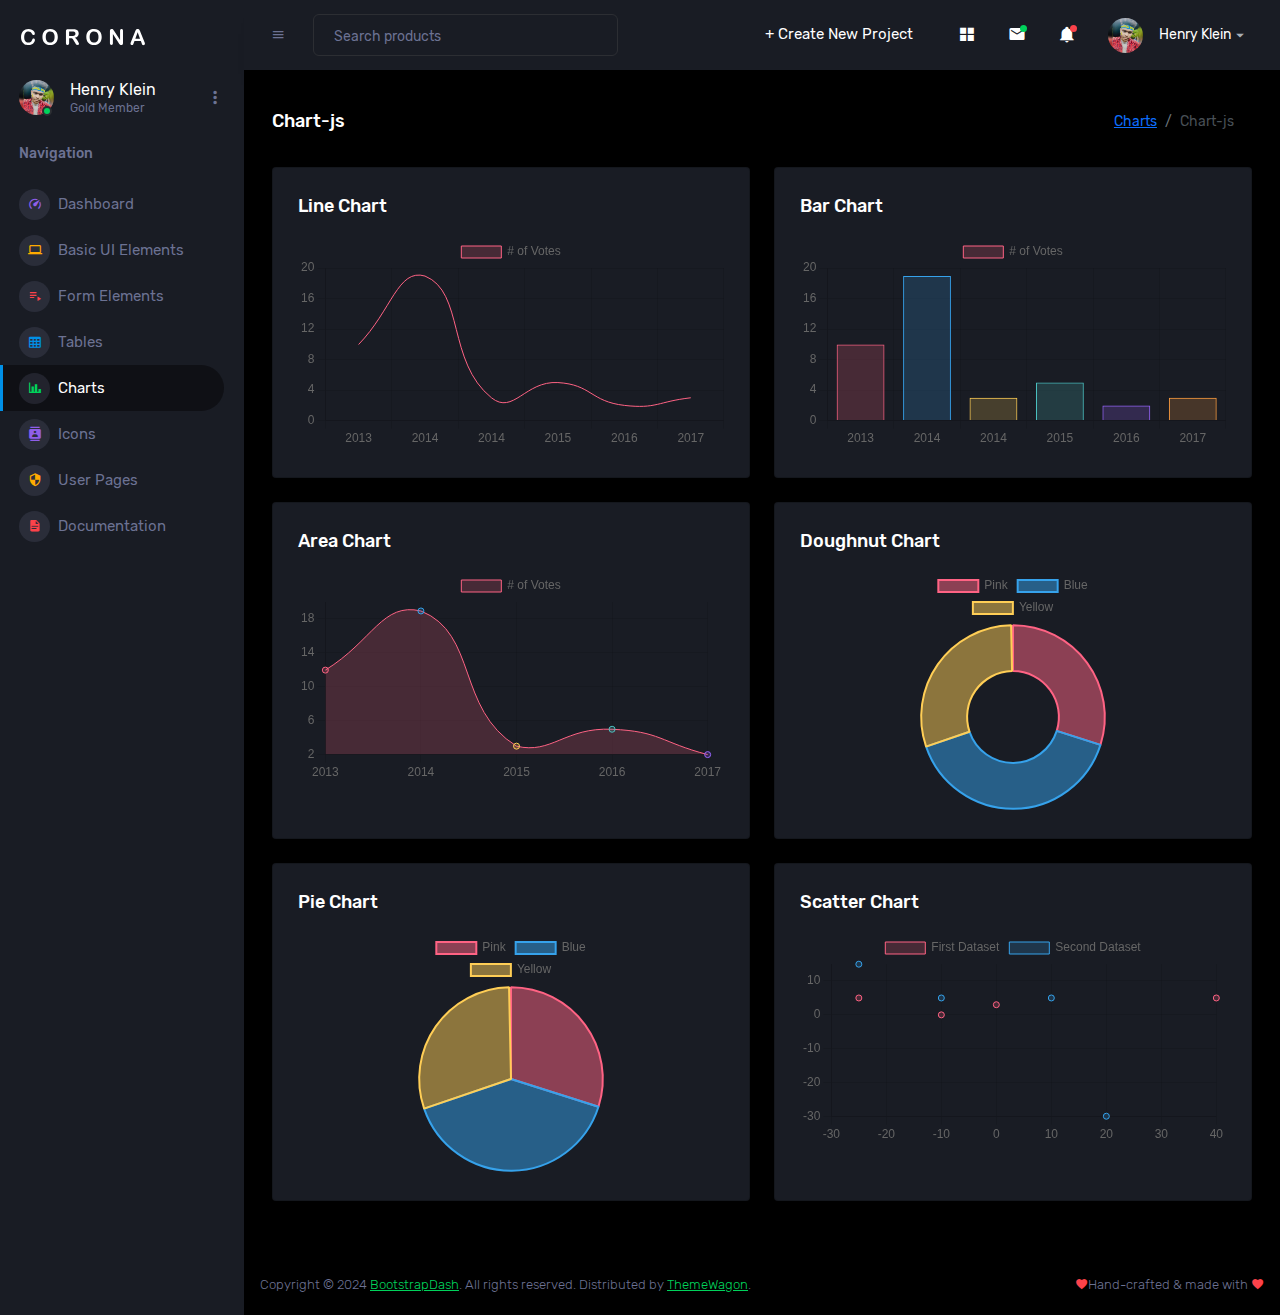
<file: pages/charts/chartjs.html>
<!DOCTYPE html>
<html lang="en">
  <head>
    <!-- Required meta tags -->
    <meta charset="utf-8">
    <meta name="viewport" content="width=device-width, initial-scale=1, shrink-to-fit=no">
    <title>Corona Admin</title>
    <!-- plugins:css -->
    <link rel="stylesheet" href="../../assets/vendors/mdi/css/materialdesignicons.min.css">
    <link rel="stylesheet" href="../../assets/vendors/ti-icons/css/themify-icons.css">
    <link rel="stylesheet" href="../../assets/vendors/css/vendor.bundle.base.css">
    <link rel="stylesheet" href="../../assets/vendors/font-awesome/css/font-awesome.min.css">
    <!-- endinject -->
    <!-- Plugin css for this page -->
    <!-- End Plugin css for this page -->
    <!-- inject:css -->
    <!-- endinject -->
    <!-- Layout styles -->
    <link rel="stylesheet" href="../../assets/css/style.css">
    <!-- End layout styles -->
    <link rel="shortcut icon" href="../../assets/images/favicon.png" />
  </head>
  <body>
    <div class="container-scroller">
      <!-- partial:../../partials/_sidebar.html -->
      <nav class="sidebar sidebar-offcanvas" id="sidebar">
        <div class="sidebar-brand-wrapper d-none d-lg-flex align-items-center justify-content-center fixed-top">
          <a class="sidebar-brand brand-logo" href="../../index.html"><img src="../../assets/images/logo.svg" alt="logo" /></a>
          <a class="sidebar-brand brand-logo-mini" href="../../index.html"><img src="../../assets/images/logo-mini.svg" alt="logo" /></a>
        </div>
        <ul class="nav">
          <li class="nav-item profile">
            <div class="profile-desc">
              <div class="profile-pic">
                <div class="count-indicator">
                  <img class="img-xs rounded-circle " src="../../assets/images/faces/face15.jpg" alt="">
                  <span class="count bg-success"></span>
                </div>
                <div class="profile-name">
                  <h5 class="mb-0 font-weight-normal">Henry Klein</h5>
                  <span>Gold Member</span>
                </div>
              </div>
              <a href="#" id="profile-dropdown" data-bs-toggle="dropdown"><i class="mdi mdi-dots-vertical"></i></a>
              <div class="dropdown-menu dropdown-menu-right sidebar-dropdown preview-list" aria-labelledby="profile-dropdown">
                <a href="#" class="dropdown-item preview-item">
                  <div class="preview-thumbnail">
                    <div class="preview-icon bg-dark rounded-circle">
                      <i class="mdi mdi-cog text-primary"></i>
                    </div>
                  </div>
                  <div class="preview-item-content">
                    <p class="preview-subject ellipsis mb-1 text-small">Account settings</p>
                  </div>
                </a>
                <div class="dropdown-divider"></div>
                <a href="#" class="dropdown-item preview-item">
                  <div class="preview-thumbnail">
                    <div class="preview-icon bg-dark rounded-circle">
                      <i class="mdi mdi-onepassword  text-info"></i>
                    </div>
                  </div>
                  <div class="preview-item-content">
                    <p class="preview-subject ellipsis mb-1 text-small">Change Password</p>
                  </div>
                </a>
                <div class="dropdown-divider"></div>
                <a href="#" class="dropdown-item preview-item">
                  <div class="preview-thumbnail">
                    <div class="preview-icon bg-dark rounded-circle">
                      <i class="mdi mdi-calendar-today text-success"></i>
                    </div>
                  </div>
                  <div class="preview-item-content">
                    <p class="preview-subject ellipsis mb-1 text-small">To-do list</p>
                  </div>
                </a>
              </div>
            </div>
          </li>
          <li class="nav-item nav-category">
            <span class="nav-link">Navigation</span>
          </li>
          <li class="nav-item menu-items">
            <a class="nav-link" href="../../index.html">
              <span class="menu-icon">
                <i class="mdi mdi-speedometer"></i>
              </span>
              <span class="menu-title">Dashboard</span>
            </a>
          </li>
          <li class="nav-item menu-items">
            <a class="nav-link" data-bs-toggle="collapse" href="#ui-basic" aria-expanded="false" aria-controls="ui-basic">
              <span class="menu-icon">
                <i class="mdi mdi-laptop"></i>
              </span>
              <span class="menu-title">Basic UI Elements</span>
              <i class="menu-arrow"></i>
            </a>
            <div class="collapse" id="ui-basic">
              <ul class="nav flex-column sub-menu">
                <li class="nav-item"> <a class="nav-link" href="../../pages/ui-features/buttons.html">Buttons</a></li>
                <li class="nav-item"> <a class="nav-link" href="../../pages/ui-features/dropdowns.html">Dropdowns</a></li>
                <li class="nav-item"> <a class="nav-link" href="../../pages/ui-features/typography.html">Typography</a></li>
              </ul>
            </div>
          </li>
          <li class="nav-item menu-items">
            <a class="nav-link" href="../../pages/forms/basic_elements.html">
              <span class="menu-icon">
                <i class="mdi mdi-playlist-play"></i>
              </span>
              <span class="menu-title">Form Elements</span>
              <i class="menu-arrow"></i>
            </a>
          </li>
          <li class="nav-item menu-items">
            <a class="nav-link" href="../../pages/tables/basic-table.html">
              <span class="menu-icon">
                <i class="mdi mdi-table-large"></i>
              </span>
              <span class="menu-title">Tables</span>
              <i class="menu-arrow"></i>
            </a>
          </li>
          <li class="nav-item menu-items">
            <a class="nav-link" href="../../pages/charts/chartjs.html">
              <span class="menu-icon">
                <i class="mdi mdi-chart-bar"></i>
              </span>
              <span class="menu-title">Charts</span>
              <i class="menu-arrow"></i>
            </a>
          </li>
          <li class="nav-item menu-items">
            <a class="nav-link" href="../../pages/icons/font-awesome.html">
              <span class="menu-icon">
                <i class="mdi mdi-contacts"></i>
              </span>
              <span class="menu-title">Icons</span>
              <i class="menu-arrow"></i>
            </a>
          </li>
          <li class="nav-item menu-items">
            <a class="nav-link" data-bs-toggle="collapse" href="#auth" aria-expanded="false" aria-controls="auth">
              <span class="menu-icon">
                <i class="mdi mdi-security"></i>
              </span>
              <span class="menu-title">User Pages</span>
              <i class="menu-arrow"></i>
            </a>
            <div class="collapse" id="auth">
              <ul class="nav flex-column sub-menu">
                <li class="nav-item"> <a class="nav-link" href="../../pages/samples/login.html"> Login </a></li>
                <li class="nav-item"> <a class="nav-link" href="../../pages/samples/register.html"> Register </a></li>
                <li class="nav-item"> <a class="nav-link" href="../../pages/samples/error-404.html"> 404 </a></li>
                <li class="nav-item"> <a class="nav-link" href="../../pages/samples/error-500.html"> 505 </a></li>
                <li class="nav-item"> <a class="nav-link" href="../../pages/samples/blank-page.html"> Blank Page </a></li>
              </ul>
            </div>
          </li>
          <li class="nav-item menu-items">
            <a class="nav-link" href="../../docs/documentation.html">
              <span class="menu-icon">
                <i class="mdi mdi-file-document"></i>
              </span>
              <span class="menu-title">Documentation</span>
            </a>
          </li>
        </ul>
      </nav>
      <!-- partial -->
      <div class="container-fluid page-body-wrapper">
        <!-- partial:../../partials/_navbar.html -->
        <nav class="navbar p-0 fixed-top d-flex flex-row">
          <div class="navbar-brand-wrapper d-flex d-lg-none align-items-center justify-content-center">
            <a class="navbar-brand brand-logo-mini" href="../../index.html"><img src="../../../assets/images/logo-mini.svg" alt="logo" /></a>
          </div>
          <div class="navbar-menu-wrapper flex-grow d-flex align-items-stretch">
            <button class="navbar-toggler navbar-toggler align-self-center" type="button" data-toggle="minimize">
              <span class="mdi mdi-menu"></span>
            </button>
            <ul class="navbar-nav w-100">
              <li class="nav-item w-100">
                <form class="nav-link mt-2 mt-md-0 d-none d-lg-flex search">
                  <input type="text" class="form-control" placeholder="Search products">
                </form>
              </li>
            </ul>
            <ul class="navbar-nav navbar-nav-right">
              <li class="nav-item dropdown d-none d-lg-block">
                <a class="nav-link btn btn-success create-new-button" id="createbuttonDropdown" data-bs-toggle="dropdown" aria-expanded="false" href="#">+ Create New Project</a>
                <div class="dropdown-menu dropdown-menu-end navbar-dropdown preview-list" aria-labelledby="createbuttonDropdown">
                  <h6 class="p-3 mb-0">Projects</h6>
                  <div class="dropdown-divider"></div>
                  <a class="dropdown-item preview-item">
                    <div class="preview-thumbnail">
                      <div class="preview-icon bg-dark rounded-circle">
                        <i class="mdi mdi-file-outline text-primary"></i>
                      </div>
                    </div>
                    <div class="preview-item-content">
                      <p class="preview-subject ellipsis mb-1">Software Development</p>
                    </div>
                  </a>
                  <div class="dropdown-divider"></div>
                  <a class="dropdown-item preview-item">
                    <div class="preview-thumbnail">
                      <div class="preview-icon bg-dark rounded-circle">
                        <i class="mdi mdi-web text-info"></i>
                      </div>
                    </div>
                    <div class="preview-item-content">
                      <p class="preview-subject ellipsis mb-1">UI Development</p>
                    </div>
                  </a>
                  <div class="dropdown-divider"></div>
                  <a class="dropdown-item preview-item">
                    <div class="preview-thumbnail">
                      <div class="preview-icon bg-dark rounded-circle">
                        <i class="mdi mdi-layers text-danger"></i>
                      </div>
                    </div>
                    <div class="preview-item-content">
                      <p class="preview-subject ellipsis mb-1">Software Testing</p>
                    </div>
                  </a>
                  <div class="dropdown-divider"></div>
                  <p class="p-3 mb-0 text-center">See all projects</p>
                </div>
              </li>
              <li class="nav-item nav-settings d-none d-lg-block">
                <a class="nav-link" href="#">
                  <i class="mdi mdi-view-grid"></i>
                </a>
              </li>
              <li class="nav-item dropdown border-left">
                <a class="nav-link count-indicator dropdown-toggle" id="messageDropdown" href="#" data-bs-toggle="dropdown" aria-expanded="false">
                  <i class="mdi mdi-email"></i>
                  <span class="count bg-success"></span>
                </a>
                <div class="dropdown-menu dropdown-menu-end navbar-dropdown preview-list" aria-labelledby="messageDropdown">
                  <h6 class="p-3 mb-0">Messages</h6>
                  <div class="dropdown-divider"></div>
                  <a class="dropdown-item preview-item">
                    <div class="preview-thumbnail">
                      <img src="../../../assets/images/faces/face4.jpg" alt="image" class="rounded-circle profile-pic">
                    </div>
                    <div class="preview-item-content">
                      <p class="preview-subject ellipsis mb-1">Mark send you a message</p>
                      <p class="text-muted mb-0"> 1 Minutes ago </p>
                    </div>
                  </a>
                  <div class="dropdown-divider"></div>
                  <a class="dropdown-item preview-item">
                    <div class="preview-thumbnail">
                      <img src="../../../assets/images/faces/face2.jpg" alt="image" class="rounded-circle profile-pic">
                    </div>
                    <div class="preview-item-content">
                      <p class="preview-subject ellipsis mb-1">Cregh send you a message</p>
                      <p class="text-muted mb-0"> 15 Minutes ago </p>
                    </div>
                  </a>
                  <div class="dropdown-divider"></div>
                  <a class="dropdown-item preview-item">
                    <div class="preview-thumbnail">
                      <img src="../../../assets/images/faces/face3.jpg" alt="image" class="rounded-circle profile-pic">
                    </div>
                    <div class="preview-item-content">
                      <p class="preview-subject ellipsis mb-1">Profile picture updated</p>
                      <p class="text-muted mb-0"> 18 Minutes ago </p>
                    </div>
                  </a>
                  <div class="dropdown-divider"></div>
                  <p class="p-3 mb-0 text-center">4 new messages</p>
                </div>
              </li>
              <li class="nav-item dropdown border-left">
                <a class="nav-link count-indicator dropdown-toggle" id="notificationDropdown" href="#" data-bs-toggle="dropdown">
                  <i class="mdi mdi-bell"></i>
                  <span class="count bg-danger"></span>
                </a>
                <div class="dropdown-menu dropdown-menu-end navbar-dropdown preview-list" aria-labelledby="notificationDropdown">
                  <h6 class="p-3 mb-0">Notifications</h6>
                  <div class="dropdown-divider"></div>
                  <a class="dropdown-item preview-item">
                    <div class="preview-thumbnail">
                      <div class="preview-icon bg-dark rounded-circle">
                        <i class="mdi mdi-calendar text-success"></i>
                      </div>
                    </div>
                    <div class="preview-item-content">
                      <p class="preview-subject mb-1">Event today</p>
                      <p class="text-muted ellipsis mb-0"> Just a reminder that you have an event today </p>
                    </div>
                  </a>
                  <div class="dropdown-divider"></div>
                  <a class="dropdown-item preview-item">
                    <div class="preview-thumbnail">
                      <div class="preview-icon bg-dark rounded-circle">
                        <i class="mdi mdi-cog text-danger"></i>
                      </div>
                    </div>
                    <div class="preview-item-content">
                      <p class="preview-subject mb-1">Settings</p>
                      <p class="text-muted ellipsis mb-0"> Update dashboard </p>
                    </div>
                  </a>
                  <div class="dropdown-divider"></div>
                  <a class="dropdown-item preview-item">
                    <div class="preview-thumbnail">
                      <div class="preview-icon bg-dark rounded-circle">
                        <i class="mdi mdi-link-variant text-warning"></i>
                      </div>
                    </div>
                    <div class="preview-item-content">
                      <p class="preview-subject mb-1">Launch Admin</p>
                      <p class="text-muted ellipsis mb-0"> New admin wow! </p>
                    </div>
                  </a>
                  <div class="dropdown-divider"></div>
                  <p class="p-3 mb-0 text-center">See all notifications</p>
                </div>
              </li>
              <li class="nav-item dropdown">
                <a class="nav-link" id="profileDropdown" href="#" data-bs-toggle="dropdown">
                  <div class="navbar-profile">
                    <img class="img-xs rounded-circle" src="../../../assets/images/faces/face15.jpg" alt="">
                    <p class="mb-0 d-none d-sm-block navbar-profile-name">Henry Klein</p>
                    <i class="mdi mdi-menu-down d-none d-sm-block"></i>
                  </div>
                </a>
                <div class="dropdown-menu dropdown-menu-end navbar-dropdown preview-list" aria-labelledby="profileDropdown">
                  <h6 class="p-3 mb-0">Profile</h6>
                  <div class="dropdown-divider"></div>
                  <a class="dropdown-item preview-item">
                    <div class="preview-thumbnail">
                      <div class="preview-icon bg-dark rounded-circle">
                        <i class="mdi mdi-cog text-success"></i>
                      </div>
                    </div>
                    <div class="preview-item-content">
                      <p class="preview-subject mb-1">Settings</p>
                    </div>
                  </a>
                  <div class="dropdown-divider"></div>
                  <a class="dropdown-item preview-item">
                    <div class="preview-thumbnail">
                      <div class="preview-icon bg-dark rounded-circle">
                        <i class="mdi mdi-logout text-danger"></i>
                      </div>
                    </div>
                    <div class="preview-item-content">
                      <p class="preview-subject mb-1">Log out</p>
                    </div>
                  </a>
                  <div class="dropdown-divider"></div>
                  <p class="p-3 mb-0 text-center">Advanced settings</p>
                </div>
              </li>
            </ul>
            <button class="navbar-toggler navbar-toggler-right d-lg-none align-self-center" type="button" data-toggle="offcanvas">
              <span class="mdi mdi-format-line-spacing"></span>
            </button>
          </div>
        </nav>
        <!-- partial -->
        <div class="main-panel">
          <div class="content-wrapper">
            <div class="page-header">
              <h3 class="page-title"> Chart-js </h3>
              <nav aria-label="breadcrumb">
                <ol class="breadcrumb">
                  <li class="breadcrumb-item"><a href="#">Charts</a></li>
                  <li class="breadcrumb-item active" aria-current="page">Chart-js</li>
                </ol>
              </nav>
            </div>
            <div class="row">
              <div class="col-lg-6 grid-margin stretch-card">
                <div class="card">
                  <div class="card-body">
                    <h4 class="card-title">Line chart</h4>
                    <canvas id="lineChart" style="height:250px"></canvas>
                  </div>
                </div>
              </div>
              <div class="col-lg-6 grid-margin stretch-card">
                <div class="card">
                  <div class="card-body">
                    <h4 class="card-title">Bar chart</h4>
                    <canvas id="barChart" style="height:230px"></canvas>
                  </div>
                </div>
              </div>
            </div>
            <div class="row">
              <div class="col-lg-6 grid-margin stretch-card">
                <div class="card">
                  <div class="card-body">
                    <h4 class="card-title">Area chart</h4>
                    <canvas id="areaChart" style="height:250px"></canvas>
                  </div>
                </div>
              </div>
              <div class="col-lg-6 grid-margin stretch-card">
                <div class="card">
                  <div class="card-body">
                    <h4 class="card-title">Doughnut chart</h4>
                    <div class="doughnutjs-wrapper d-flex justify-content-center">
                      <canvas id="doughnutChart" style="height:250px"></canvas>
                    </div>
                  </div>
                </div>
              </div>
            </div>
            <div class="row">
              <div class="col-lg-6 grid-margin stretch-card">
                <div class="card">
                  <div class="card-body">
                    <h4 class="card-title">Pie chart</h4>
                    <div class="doughnutjs-wrapper d-flex justify-content-center">
                      <canvas id="pieChart" style="height:250px"></canvas>
                    </div>
                  </div>
                </div>
              </div>
              <div class="col-lg-6 grid-margin stretch-card">
                <div class="card">
                  <div class="card-body">
                    <h4 class="card-title">Scatter chart</h4>
                    <canvas id="scatterChart" style="height:250px"></canvas>
                  </div>
                </div>
              </div>
            </div>
          </div>
          <!-- content-wrapper ends -->
          <!-- partial:../../partials/_footer.html -->
          <footer class="footer">
            <div class="d-sm-flex justify-content-center justify-content-sm-between">
              <span class="text-muted text-center text-sm-left d-block d-sm-inline-block">Copyright © 2024 <a href="https://www.bootstrapdash.com/" target="_blank">BootstrapDash</a>. All rights reserved. Distributed by <a href="https://themewagon.com/">ThemeWagon</a>.</span>
              <span class="text-muted float-none float-sm-end d-block mt-1 mt-sm-0 text-center"> <span class="text-muted float-none float-sm-end d-block mt-1 mt-sm-0 text-center">Hand-crafted & made with <i class="mdi mdi-heart text-danger"></i></span> <i class="mdi mdi-heart text-danger"></i></span>
            </div>
          </footer>
          <!-- partial -->
        </div>
        <!-- main-panel ends -->
      </div>
      <!-- page-body-wrapper ends -->
    </div>
    <!-- container-scroller -->
    <!-- plugins:js -->
    <script src="../../assets/vendors/js/vendor.bundle.base.js"></script>
    <!-- endinject -->
    <!-- Plugin js for this page -->
    <script src="../../assets/vendors/chart.js/chart.umd.js"></script>
    <!-- End plugin js for this page -->
    <!-- inject:js -->
    <script src="../../assets/js/off-canvas.js"></script>
    <script src="../../assets/js/misc.js"></script>
    <script src="../../assets/js/settings.js"></script>
    <script src="../../assets/js/todolist.js"></script>
    <!-- endinject -->
    <!-- Custom js for this page -->
    <script src="../../assets/js/chart.js"></script>
    <!-- End custom js for this page -->
  </body>
</html>
</file>
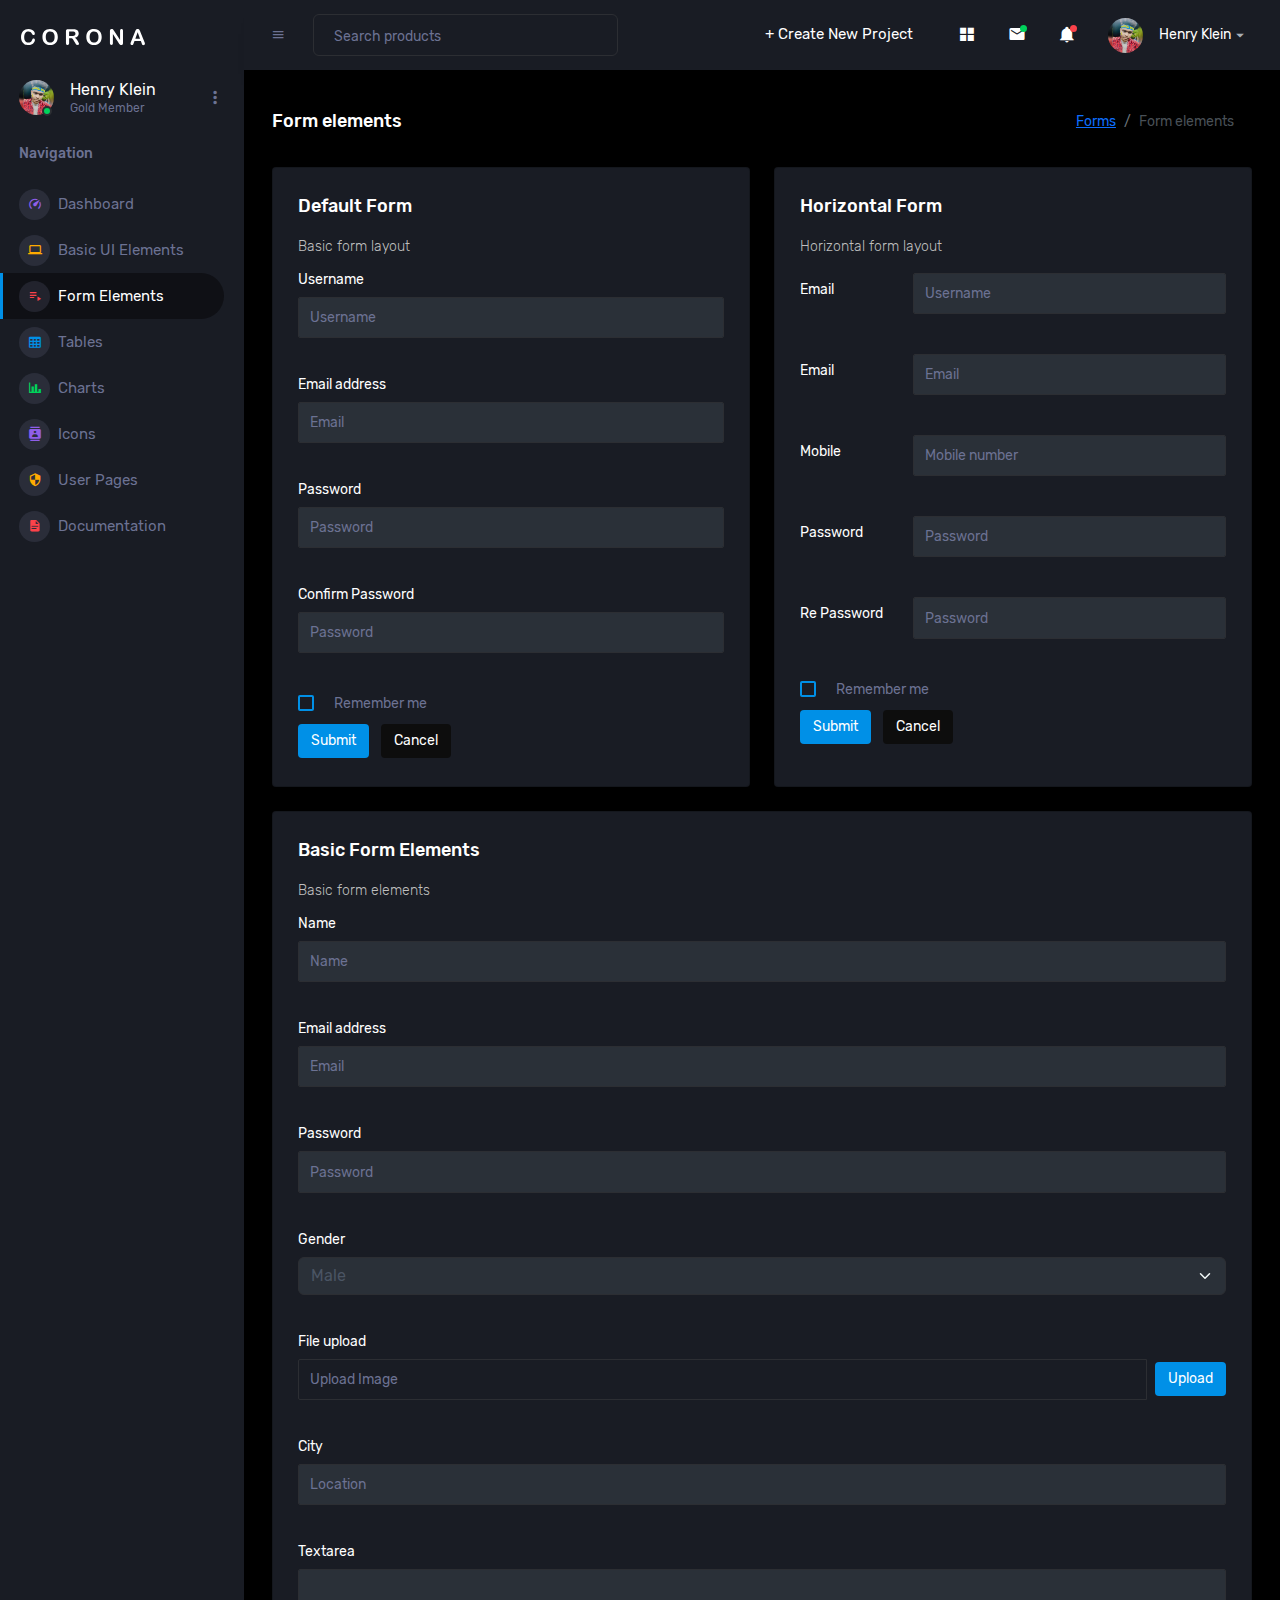
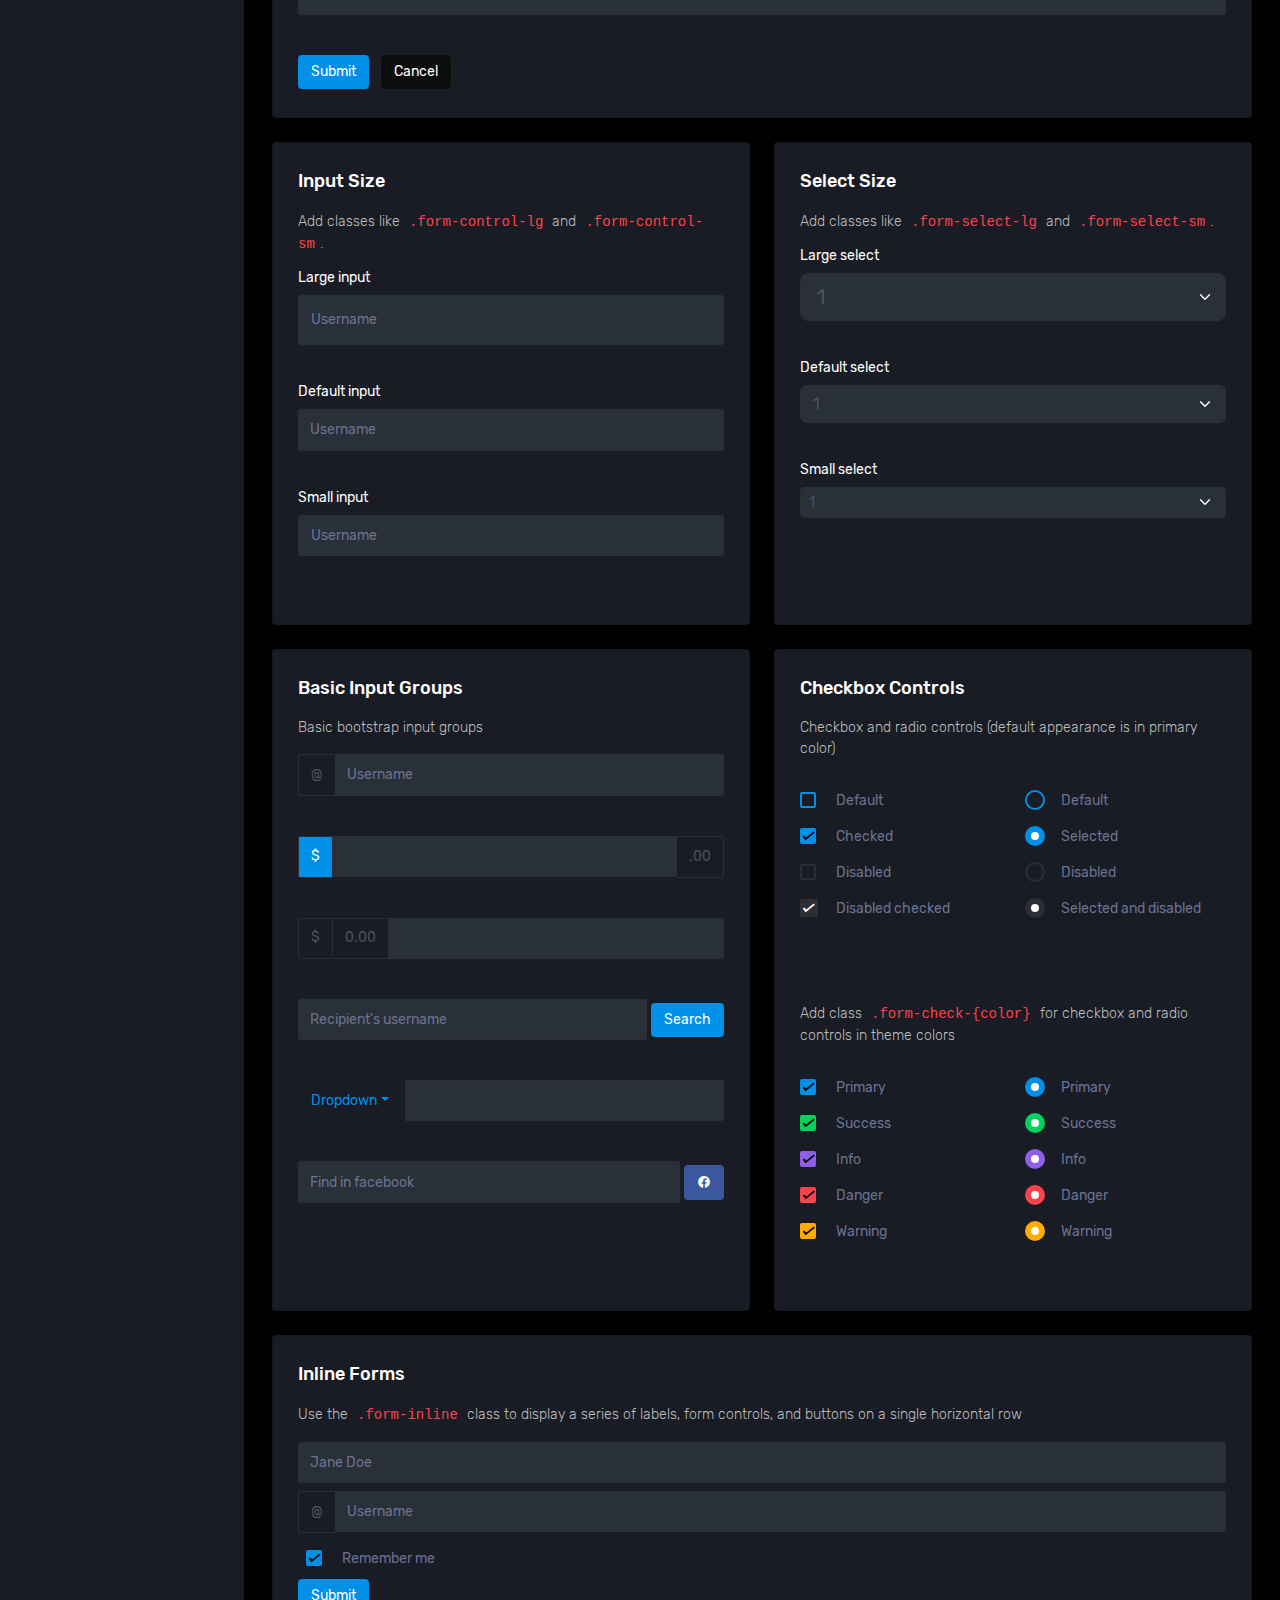
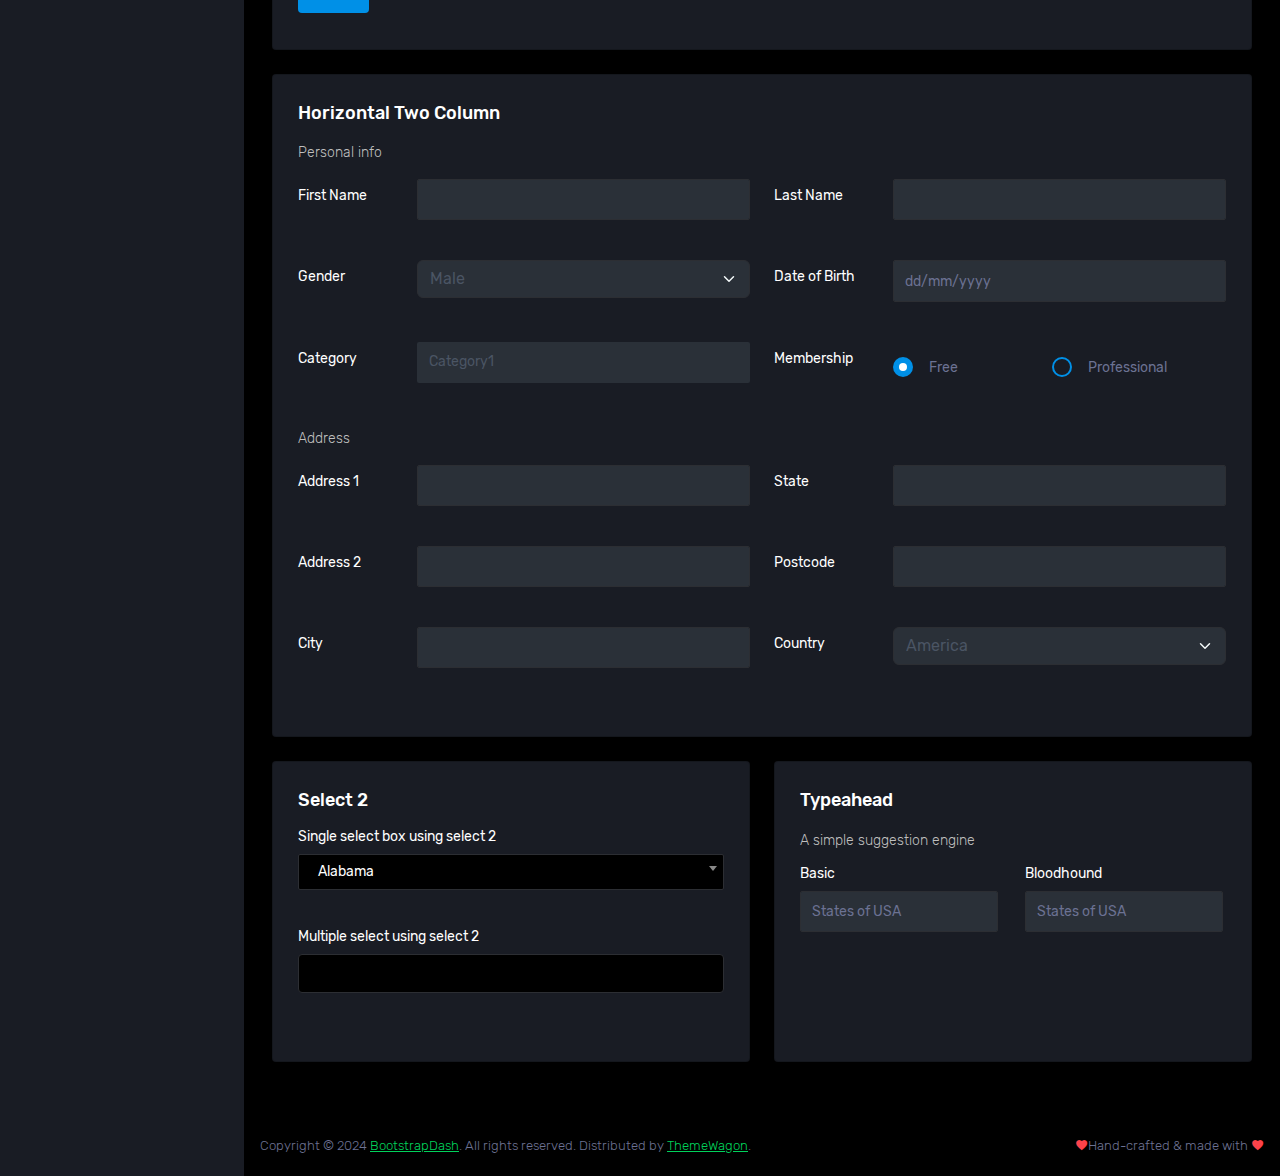
<file: pages/forms/basic_elements.html>
<!DOCTYPE html>
<html lang="en">
  <head>
    <!-- Required meta tags -->
    <meta charset="utf-8">
    <meta name="viewport" content="width=device-width, initial-scale=1, shrink-to-fit=no">
    <title>Corona Admin</title>
    <!-- plugins:css -->
    <link rel="stylesheet" href="../../assets/vendors/mdi/css/materialdesignicons.min.css">
    <link rel="stylesheet" href="../../assets/vendors/ti-icons/css/themify-icons.css">
    <link rel="stylesheet" href="../../assets/vendors/css/vendor.bundle.base.css">
    <link rel="stylesheet" href="../../assets/vendors/font-awesome/css/font-awesome.min.css">
    <!-- endinject -->
    <!-- Plugin css for this page -->
    <link rel="stylesheet" href="../../assets/vendors/select2/select2.min.css">
    <link rel="stylesheet" href="../../assets/vendors/select2-bootstrap-theme/select2-bootstrap.min.css">
    <!-- End plugin css for this page -->
    <!-- inject:css -->
    <!-- endinject -->
    <!-- Layout styles -->
    <link rel="stylesheet" href="../../assets/css/style.css">
    <!-- End layout styles -->
    <link rel="shortcut icon" href="../../assets/images/favicon.png" />
  </head>
  <body>
    <div class="container-scroller">
      <!-- partial:../../partials/_sidebar.html -->
      <nav class="sidebar sidebar-offcanvas" id="sidebar">
        <div class="sidebar-brand-wrapper d-none d-lg-flex align-items-center justify-content-center fixed-top">
          <a class="sidebar-brand brand-logo" href="../../index.html"><img src="../../assets/images/logo.svg" alt="logo" /></a>
          <a class="sidebar-brand brand-logo-mini" href="../../index.html"><img src="../../assets/images/logo-mini.svg" alt="logo" /></a>
        </div>
        <ul class="nav">
          <li class="nav-item profile">
            <div class="profile-desc">
              <div class="profile-pic">
                <div class="count-indicator">
                  <img class="img-xs rounded-circle " src="../../assets/images/faces/face15.jpg" alt="">
                  <span class="count bg-success"></span>
                </div>
                <div class="profile-name">
                  <h5 class="mb-0 font-weight-normal">Henry Klein</h5>
                  <span>Gold Member</span>
                </div>
              </div>
              <a href="#" id="profile-dropdown" data-bs-toggle="dropdown"><i class="mdi mdi-dots-vertical"></i></a>
              <div class="dropdown-menu dropdown-menu-right sidebar-dropdown preview-list" aria-labelledby="profile-dropdown">
                <a href="#" class="dropdown-item preview-item">
                  <div class="preview-thumbnail">
                    <div class="preview-icon bg-dark rounded-circle">
                      <i class="mdi mdi-cog text-primary"></i>
                    </div>
                  </div>
                  <div class="preview-item-content">
                    <p class="preview-subject ellipsis mb-1 text-small">Account settings</p>
                  </div>
                </a>
                <div class="dropdown-divider"></div>
                <a href="#" class="dropdown-item preview-item">
                  <div class="preview-thumbnail">
                    <div class="preview-icon bg-dark rounded-circle">
                      <i class="mdi mdi-onepassword  text-info"></i>
                    </div>
                  </div>
                  <div class="preview-item-content">
                    <p class="preview-subject ellipsis mb-1 text-small">Change Password</p>
                  </div>
                </a>
                <div class="dropdown-divider"></div>
                <a href="#" class="dropdown-item preview-item">
                  <div class="preview-thumbnail">
                    <div class="preview-icon bg-dark rounded-circle">
                      <i class="mdi mdi-calendar-today text-success"></i>
                    </div>
                  </div>
                  <div class="preview-item-content">
                    <p class="preview-subject ellipsis mb-1 text-small">To-do list</p>
                  </div>
                </a>
              </div>
            </div>
          </li>
          <li class="nav-item nav-category">
            <span class="nav-link">Navigation</span>
          </li>
          <li class="nav-item menu-items">
            <a class="nav-link" href="../../index.html">
              <span class="menu-icon">
                <i class="mdi mdi-speedometer"></i>
              </span>
              <span class="menu-title">Dashboard</span>
            </a>
          </li>
          <li class="nav-item menu-items">
            <a class="nav-link" data-bs-toggle="collapse" href="#ui-basic" aria-expanded="false" aria-controls="ui-basic">
              <span class="menu-icon">
                <i class="mdi mdi-laptop"></i>
              </span>
              <span class="menu-title">Basic UI Elements</span>
              <i class="menu-arrow"></i>
            </a>
            <div class="collapse" id="ui-basic">
              <ul class="nav flex-column sub-menu">
                <li class="nav-item"> <a class="nav-link" href="../../pages/ui-features/buttons.html">Buttons</a></li>
                <li class="nav-item"> <a class="nav-link" href="../../pages/ui-features/dropdowns.html">Dropdowns</a></li>
                <li class="nav-item"> <a class="nav-link" href="../../pages/ui-features/typography.html">Typography</a></li>
              </ul>
            </div>
          </li>
          <li class="nav-item menu-items">
            <a class="nav-link" href="../../pages/forms/basic_elements.html">
              <span class="menu-icon">
                <i class="mdi mdi-playlist-play"></i>
              </span>
              <span class="menu-title">Form Elements</span>
              <i class="menu-arrow"></i>
            </a>
          </li>
          <li class="nav-item menu-items">
            <a class="nav-link" href="../../pages/tables/basic-table.html">
              <span class="menu-icon">
                <i class="mdi mdi-table-large"></i>
              </span>
              <span class="menu-title">Tables</span>
              <i class="menu-arrow"></i>
            </a>
          </li>
          <li class="nav-item menu-items">
            <a class="nav-link" href="../../pages/charts/chartjs.html">
              <span class="menu-icon">
                <i class="mdi mdi-chart-bar"></i>
              </span>
              <span class="menu-title">Charts</span>
              <i class="menu-arrow"></i>
            </a>
          </li>
          <li class="nav-item menu-items">
            <a class="nav-link" href="../../pages/icons/font-awesome.html">
              <span class="menu-icon">
                <i class="mdi mdi-contacts"></i>
              </span>
              <span class="menu-title">Icons</span>
              <i class="menu-arrow"></i>
            </a>
          </li>
          <li class="nav-item menu-items">
            <a class="nav-link" data-bs-toggle="collapse" href="#auth" aria-expanded="false" aria-controls="auth">
              <span class="menu-icon">
                <i class="mdi mdi-security"></i>
              </span>
              <span class="menu-title">User Pages</span>
              <i class="menu-arrow"></i>
            </a>
            <div class="collapse" id="auth">
              <ul class="nav flex-column sub-menu">
                <li class="nav-item"> <a class="nav-link" href="../../pages/samples/login.html"> Login </a></li>
                <li class="nav-item"> <a class="nav-link" href="../../pages/samples/register.html"> Register </a></li>
                <li class="nav-item"> <a class="nav-link" href="../../pages/samples/error-404.html"> 404 </a></li>
                <li class="nav-item"> <a class="nav-link" href="../../pages/samples/error-500.html"> 505 </a></li>
                <li class="nav-item"> <a class="nav-link" href="../../pages/samples/blank-page.html"> Blank Page </a></li>
              </ul>
            </div>
          </li>
          <li class="nav-item menu-items">
            <a class="nav-link" href="../../docs/documentation.html">
              <span class="menu-icon">
                <i class="mdi mdi-file-document"></i>
              </span>
              <span class="menu-title">Documentation</span>
            </a>
          </li>
        </ul>
      </nav>
      <!-- partial -->
      <div class="container-fluid page-body-wrapper">
        <!-- partial:../../partials/_navbar.html -->
        <nav class="navbar p-0 fixed-top d-flex flex-row">
          <div class="navbar-brand-wrapper d-flex d-lg-none align-items-center justify-content-center">
            <a class="navbar-brand brand-logo-mini" href="../../index.html"><img src="../../../assets/images/logo-mini.svg" alt="logo" /></a>
          </div>
          <div class="navbar-menu-wrapper flex-grow d-flex align-items-stretch">
            <button class="navbar-toggler navbar-toggler align-self-center" type="button" data-toggle="minimize">
              <span class="mdi mdi-menu"></span>
            </button>
            <ul class="navbar-nav w-100">
              <li class="nav-item w-100">
                <form class="nav-link mt-2 mt-md-0 d-none d-lg-flex search">
                  <input type="text" class="form-control" placeholder="Search products">
                </form>
              </li>
            </ul>
            <ul class="navbar-nav navbar-nav-right">
              <li class="nav-item dropdown d-none d-lg-block">
                <a class="nav-link btn btn-success create-new-button" id="createbuttonDropdown" data-bs-toggle="dropdown" aria-expanded="false" href="#">+ Create New Project</a>
                <div class="dropdown-menu dropdown-menu-end navbar-dropdown preview-list" aria-labelledby="createbuttonDropdown">
                  <h6 class="p-3 mb-0">Projects</h6>
                  <div class="dropdown-divider"></div>
                  <a class="dropdown-item preview-item">
                    <div class="preview-thumbnail">
                      <div class="preview-icon bg-dark rounded-circle">
                        <i class="mdi mdi-file-outline text-primary"></i>
                      </div>
                    </div>
                    <div class="preview-item-content">
                      <p class="preview-subject ellipsis mb-1">Software Development</p>
                    </div>
                  </a>
                  <div class="dropdown-divider"></div>
                  <a class="dropdown-item preview-item">
                    <div class="preview-thumbnail">
                      <div class="preview-icon bg-dark rounded-circle">
                        <i class="mdi mdi-web text-info"></i>
                      </div>
                    </div>
                    <div class="preview-item-content">
                      <p class="preview-subject ellipsis mb-1">UI Development</p>
                    </div>
                  </a>
                  <div class="dropdown-divider"></div>
                  <a class="dropdown-item preview-item">
                    <div class="preview-thumbnail">
                      <div class="preview-icon bg-dark rounded-circle">
                        <i class="mdi mdi-layers text-danger"></i>
                      </div>
                    </div>
                    <div class="preview-item-content">
                      <p class="preview-subject ellipsis mb-1">Software Testing</p>
                    </div>
                  </a>
                  <div class="dropdown-divider"></div>
                  <p class="p-3 mb-0 text-center">See all projects</p>
                </div>
              </li>
              <li class="nav-item nav-settings d-none d-lg-block">
                <a class="nav-link" href="#">
                  <i class="mdi mdi-view-grid"></i>
                </a>
              </li>
              <li class="nav-item dropdown border-left">
                <a class="nav-link count-indicator dropdown-toggle" id="messageDropdown" href="#" data-bs-toggle="dropdown" aria-expanded="false">
                  <i class="mdi mdi-email"></i>
                  <span class="count bg-success"></span>
                </a>
                <div class="dropdown-menu dropdown-menu-end navbar-dropdown preview-list" aria-labelledby="messageDropdown">
                  <h6 class="p-3 mb-0">Messages</h6>
                  <div class="dropdown-divider"></div>
                  <a class="dropdown-item preview-item">
                    <div class="preview-thumbnail">
                      <img src="../../../assets/images/faces/face4.jpg" alt="image" class="rounded-circle profile-pic">
                    </div>
                    <div class="preview-item-content">
                      <p class="preview-subject ellipsis mb-1">Mark send you a message</p>
                      <p class="text-muted mb-0"> 1 Minutes ago </p>
                    </div>
                  </a>
                  <div class="dropdown-divider"></div>
                  <a class="dropdown-item preview-item">
                    <div class="preview-thumbnail">
                      <img src="../../../assets/images/faces/face2.jpg" alt="image" class="rounded-circle profile-pic">
                    </div>
                    <div class="preview-item-content">
                      <p class="preview-subject ellipsis mb-1">Cregh send you a message</p>
                      <p class="text-muted mb-0"> 15 Minutes ago </p>
                    </div>
                  </a>
                  <div class="dropdown-divider"></div>
                  <a class="dropdown-item preview-item">
                    <div class="preview-thumbnail">
                      <img src="../../../assets/images/faces/face3.jpg" alt="image" class="rounded-circle profile-pic">
                    </div>
                    <div class="preview-item-content">
                      <p class="preview-subject ellipsis mb-1">Profile picture updated</p>
                      <p class="text-muted mb-0"> 18 Minutes ago </p>
                    </div>
                  </a>
                  <div class="dropdown-divider"></div>
                  <p class="p-3 mb-0 text-center">4 new messages</p>
                </div>
              </li>
              <li class="nav-item dropdown border-left">
                <a class="nav-link count-indicator dropdown-toggle" id="notificationDropdown" href="#" data-bs-toggle="dropdown">
                  <i class="mdi mdi-bell"></i>
                  <span class="count bg-danger"></span>
                </a>
                <div class="dropdown-menu dropdown-menu-end navbar-dropdown preview-list" aria-labelledby="notificationDropdown">
                  <h6 class="p-3 mb-0">Notifications</h6>
                  <div class="dropdown-divider"></div>
                  <a class="dropdown-item preview-item">
                    <div class="preview-thumbnail">
                      <div class="preview-icon bg-dark rounded-circle">
                        <i class="mdi mdi-calendar text-success"></i>
                      </div>
                    </div>
                    <div class="preview-item-content">
                      <p class="preview-subject mb-1">Event today</p>
                      <p class="text-muted ellipsis mb-0"> Just a reminder that you have an event today </p>
                    </div>
                  </a>
                  <div class="dropdown-divider"></div>
                  <a class="dropdown-item preview-item">
                    <div class="preview-thumbnail">
                      <div class="preview-icon bg-dark rounded-circle">
                        <i class="mdi mdi-cog text-danger"></i>
                      </div>
                    </div>
                    <div class="preview-item-content">
                      <p class="preview-subject mb-1">Settings</p>
                      <p class="text-muted ellipsis mb-0"> Update dashboard </p>
                    </div>
                  </a>
                  <div class="dropdown-divider"></div>
                  <a class="dropdown-item preview-item">
                    <div class="preview-thumbnail">
                      <div class="preview-icon bg-dark rounded-circle">
                        <i class="mdi mdi-link-variant text-warning"></i>
                      </div>
                    </div>
                    <div class="preview-item-content">
                      <p class="preview-subject mb-1">Launch Admin</p>
                      <p class="text-muted ellipsis mb-0"> New admin wow! </p>
                    </div>
                  </a>
                  <div class="dropdown-divider"></div>
                  <p class="p-3 mb-0 text-center">See all notifications</p>
                </div>
              </li>
              <li class="nav-item dropdown">
                <a class="nav-link" id="profileDropdown" href="#" data-bs-toggle="dropdown">
                  <div class="navbar-profile">
                    <img class="img-xs rounded-circle" src="../../../assets/images/faces/face15.jpg" alt="">
                    <p class="mb-0 d-none d-sm-block navbar-profile-name">Henry Klein</p>
                    <i class="mdi mdi-menu-down d-none d-sm-block"></i>
                  </div>
                </a>
                <div class="dropdown-menu dropdown-menu-end navbar-dropdown preview-list" aria-labelledby="profileDropdown">
                  <h6 class="p-3 mb-0">Profile</h6>
                  <div class="dropdown-divider"></div>
                  <a class="dropdown-item preview-item">
                    <div class="preview-thumbnail">
                      <div class="preview-icon bg-dark rounded-circle">
                        <i class="mdi mdi-cog text-success"></i>
                      </div>
                    </div>
                    <div class="preview-item-content">
                      <p class="preview-subject mb-1">Settings</p>
                    </div>
                  </a>
                  <div class="dropdown-divider"></div>
                  <a class="dropdown-item preview-item">
                    <div class="preview-thumbnail">
                      <div class="preview-icon bg-dark rounded-circle">
                        <i class="mdi mdi-logout text-danger"></i>
                      </div>
                    </div>
                    <div class="preview-item-content">
                      <p class="preview-subject mb-1">Log out</p>
                    </div>
                  </a>
                  <div class="dropdown-divider"></div>
                  <p class="p-3 mb-0 text-center">Advanced settings</p>
                </div>
              </li>
            </ul>
            <button class="navbar-toggler navbar-toggler-right d-lg-none align-self-center" type="button" data-toggle="offcanvas">
              <span class="mdi mdi-format-line-spacing"></span>
            </button>
          </div>
        </nav>
        <!-- partial -->
        <div class="main-panel">
          <div class="content-wrapper">
            <div class="page-header">
              <h3 class="page-title"> Form elements </h3>
              <nav aria-label="breadcrumb">
                <ol class="breadcrumb">
                  <li class="breadcrumb-item"><a href="#">Forms</a></li>
                  <li class="breadcrumb-item active" aria-current="page">Form elements</li>
                </ol>
              </nav>
            </div>
            <div class="row">
              <div class="col-md-6 grid-margin stretch-card">
                <div class="card">
                  <div class="card-body">
                    <h4 class="card-title">Default form</h4>
                    <p class="card-description"> Basic form layout </p>
                    <form class="forms-sample">
                      <div class="form-group">
                        <label for="exampleInputUsername1">Username</label>
                        <input type="text" class="form-control" id="exampleInputUsername1" placeholder="Username">
                      </div>
                      <div class="form-group">
                        <label for="exampleInputEmail1">Email address</label>
                        <input type="email" class="form-control" id="exampleInputEmail1" placeholder="Email">
                      </div>
                      <div class="form-group">
                        <label for="exampleInputPassword1">Password</label>
                        <input type="password" class="form-control" id="exampleInputPassword1" placeholder="Password">
                      </div>
                      <div class="form-group">
                        <label for="exampleInputConfirmPassword1">Confirm Password</label>
                        <input type="password" class="form-control" id="exampleInputConfirmPassword1" placeholder="Password">
                      </div>
                      <div class="form-check form-check-flat form-check-primary">
                        <label class="form-check-label">
                          <input type="checkbox" class="form-check-input"> Remember me </label>
                      </div>
                      <button type="submit" class="btn btn-primary me-2">Submit</button>
                      <button class="btn btn-dark">Cancel</button>
                    </form>
                  </div>
                </div>
              </div>
              <div class="col-md-6 grid-margin stretch-card">
                <div class="card">
                  <div class="card-body">
                    <h4 class="card-title">Horizontal Form</h4>
                    <p class="card-description"> Horizontal form layout </p>
                    <form class="forms-sample">
                      <div class="form-group row">
                        <label for="exampleInputUsername2" class="col-sm-3 col-form-label">Email</label>
                        <div class="col-sm-9">
                          <input type="text" class="form-control" id="exampleInputUsername2" placeholder="Username">
                        </div>
                      </div>
                      <div class="form-group row">
                        <label for="exampleInputEmail2" class="col-sm-3 col-form-label">Email</label>
                        <div class="col-sm-9">
                          <input type="email" class="form-control" id="exampleInputEmail2" placeholder="Email">
                        </div>
                      </div>
                      <div class="form-group row">
                        <label for="exampleInputMobile" class="col-sm-3 col-form-label">Mobile</label>
                        <div class="col-sm-9">
                          <input type="text" class="form-control" id="exampleInputMobile" placeholder="Mobile number">
                        </div>
                      </div>
                      <div class="form-group row">
                        <label for="exampleInputPassword2" class="col-sm-3 col-form-label">Password</label>
                        <div class="col-sm-9">
                          <input type="password" class="form-control" id="exampleInputPassword2" placeholder="Password">
                        </div>
                      </div>
                      <div class="form-group row">
                        <label for="exampleInputConfirmPassword2" class="col-sm-3 col-form-label">Re Password</label>
                        <div class="col-sm-9">
                          <input type="password" class="form-control" id="exampleInputConfirmPassword2" placeholder="Password">
                        </div>
                      </div>
                      <div class="form-check form-check-flat form-check-primary">
                        <label class="form-check-label">
                          <input type="checkbox" class="form-check-input"> Remember me </label>
                      </div>
                      <button type="submit" class="btn btn-primary me-2">Submit</button>
                      <button class="btn btn-dark">Cancel</button>
                    </form>
                  </div>
                </div>
              </div>
              <div class="col-12 grid-margin stretch-card">
                <div class="card">
                  <div class="card-body">
                    <h4 class="card-title">Basic form elements</h4>
                    <p class="card-description"> Basic form elements </p>
                    <form class="forms-sample">
                      <div class="form-group">
                        <label for="exampleInputName1">Name</label>
                        <input type="text" class="form-control" id="exampleInputName1" placeholder="Name">
                      </div>
                      <div class="form-group">
                        <label for="exampleInputEmail3">Email address</label>
                        <input type="email" class="form-control" id="exampleInputEmail3" placeholder="Email">
                      </div>
                      <div class="form-group">
                        <label for="exampleInputPassword4">Password</label>
                        <input type="password" class="form-control" id="exampleInputPassword4" placeholder="Password">
                      </div>
                      <div class="form-group">
                        <label for="exampleSelectGender">Gender</label>
                        <select class="form-select" id="exampleSelectGender">
                          <option>Male</option>
                          <option>Female</option>
                        </select>
                      </div>
                      <div class="form-group">
                        <label>File upload</label>
                        <input type="file" name="img[]" class="file-upload-default">
                        <div class="input-group col-xs-12 d-flex align-items-center">
                          <input type="text" class="form-control file-upload-info" disabled placeholder="Upload Image">
                          <span class="input-group-append ms-2">
                            <button class="file-upload-browse btn btn-primary" type="button">Upload</button>
                          </span>
                        </div>
                      </div>
                      <div class="form-group">
                        <label for="exampleInputCity1">City</label>
                        <input type="text" class="form-control" id="exampleInputCity1" placeholder="Location">
                      </div>
                      <div class="form-group">
                        <label for="exampleTextarea1">Textarea</label>
                        <textarea class="form-control" id="exampleTextarea1" rows="4"></textarea>
                      </div>
                      <button type="submit" class="btn btn-primary me-2">Submit</button>
                      <button class="btn btn-dark">Cancel</button>
                    </form>
                  </div>
                </div>
              </div>
              <div class="col-md-6 grid-margin stretch-card">
                <div class="card">
                  <div class="card-body">
                    <h4 class="card-title">Input size</h4>
                    <p class="card-description"> Add classes like <code>.form-control-lg</code> and <code>.form-control-sm</code>. </p>
                    <div class="form-group">
                      <label>Large input</label>
                      <input type="text" class="form-control form-control-lg" placeholder="Username" aria-label="Username">
                    </div>
                    <div class="form-group">
                      <label>Default input</label>
                      <input type="text" class="form-control" placeholder="Username" aria-label="Username">
                    </div>
                    <div class="form-group">
                      <label>Small input</label>
                      <input type="text" class="form-control form-control-sm" placeholder="Username" aria-label="Username">
                    </div>
                  </div>
                </div>
              </div>
              <div class="col-md-6 grid-margin stretch-card">
                <div class="card">
                  <div class="card-body">
                    <h4 class="card-title">Select size</h4>
                    <p class="card-description"> Add classes like <code>.form-select-lg</code> and <code>.form-select-sm</code>. </p>
                    <div class="form-group">
                      <label for="exampleFormControlSelect1">Large select</label>
                      <select class="form-select form-select-lg" id="exampleFormControlSelect1">
                        <option>1</option>
                        <option>2</option>
                        <option>3</option>
                        <option>4</option>
                        <option>5</option>
                      </select>
                    </div>
                    <div class="form-group">
                      <label for="exampleFormControlSelect2">Default select</label>
                      <select class="form-select" id="exampleFormControlSelect2">
                        <option>1</option>
                        <option>2</option>
                        <option>3</option>
                        <option>4</option>
                        <option>5</option>
                      </select>
                    </div>
                    <div class="form-group">
                      <label for="exampleFormControlSelect3">Small select</label>
                      <select class="form-select form-select-sm" id="exampleFormControlSelect3">
                        <option>1</option>
                        <option>2</option>
                        <option>3</option>
                        <option>4</option>
                        <option>5</option>
                      </select>
                    </div>
                  </div>
                </div>
              </div>
              <div class="col-md-6 grid-margin stretch-card">
                <div class="card">
                  <div class="card-body">
                    <h4 class="card-title">Basic input groups</h4>
                    <p class="card-description"> Basic bootstrap input groups </p>
                    <div class="form-group">
                      <div class="input-group">
                        <div class="input-group-prepend">
                          <span class="input-group-text">@</span>
                        </div>
                        <input type="text" class="form-control" placeholder="Username" aria-label="Username" aria-describedby="basic-addon1">
                      </div>
                    </div>
                    <div class="form-group">
                      <div class="input-group">
                        <div class="input-group-prepend">
                          <span class="input-group-text bg-primary text-white">$</span>
                        </div>
                        <input type="text" class="form-control" aria-label="Amount (to the nearest dollar)">
                        <div class="input-group-append">
                          <span class="input-group-text">.00</span>
                        </div>
                      </div>
                    </div>
                    <div class="form-group">
                      <div class="input-group">
                        <div class="input-group-prepend">
                          <span class="input-group-text">$</span>
                        </div>
                        <div class="input-group-prepend">
                          <span class="input-group-text">0.00</span>
                        </div>
                        <input type="text" class="form-control" aria-label="Amount (to the nearest dollar)">
                      </div>
                    </div>
                    <div class="form-group">
                      <div class="input-group d-flex align-items-center">
                        <input type="text" class="form-control" placeholder="Recipient's username" aria-label="Recipient's username" aria-describedby="basic-addon2">
                        <div class="input-group-append ms-1">
                          <button class="btn btn-md btn-primary" type="button">Search</button>
                        </div>
                      </div>
                    </div>
                    <div class="form-group">
                      <div class="input-group d-flex align-items-center">
                        <div class="input-group-prepend me-1">
                          <button class="btn btn-md btn-outline-primary dropdown-toggle" type="button" data-bs-toggle="dropdown" aria-haspopup="true" aria-expanded="false">Dropdown</button>
                          <div class="dropdown-menu">
                            <a class="dropdown-item" href="#">Action</a>
                            <a class="dropdown-item" href="#">Another action</a>
                            <a class="dropdown-item" href="#">Something else here</a>
                            <div role="separator" class="dropdown-divider"></div>
                            <a class="dropdown-item" href="#">Separated link</a>
                          </div>
                        </div>
                        <input type="text" class="form-control" aria-label="Text input with dropdown button">
                      </div>
                    </div>
                    <div class="form-group">
                      <div class="input-group d-flex align-items-center">
                        <input type="text" class="form-control" placeholder="Find in facebook" aria-label="Recipient's username" aria-describedby="basic-addon2">
                        <div class="input-group-append ms-1">
                          <button class="btn btn-md btn-facebook" type="button">
                            <i class="mdi mdi-facebook"></i>
                          </button>
                        </div>
                      </div>
                    </div>
                  </div>
                </div>
              </div>
              <div class="col-md-6 grid-margin stretch-card">
                <div class="card">
                  <div class="card-body">
                    <h4 class="card-title">Checkbox Controls</h4>
                    <p class="card-description">Checkbox and radio controls (default appearance is in primary color)</p>
                    <form>
                      <div class="row">
                        <div class="col-md-6">
                          <div class="form-group">
                            <div class="form-check">
                              <label class="form-check-label">
                                <input type="checkbox" class="form-check-input"> Default </label>
                            </div>
                            <div class="form-check">
                              <label class="form-check-label">
                                <input type="checkbox" class="form-check-input" checked> Checked </label>
                            </div>
                            <div class="form-check">
                              <label class="form-check-label">
                                <input type="checkbox" class="form-check-input" disabled> Disabled </label>
                            </div>
                            <div class="form-check">
                              <label class="form-check-label">
                                <input type="checkbox" class="form-check-input" disabled checked> Disabled checked </label>
                            </div>
                          </div>
                        </div>
                        <div class="col-md-6">
                          <div class="form-group">
                            <div class="form-check">
                              <label class="form-check-label">
                                <input type="radio" class="form-check-input" name="optionsRadios" id="optionsRadios1" value=""> Default </label>
                            </div>
                            <div class="form-check">
                              <label class="form-check-label">
                                <input type="radio" class="form-check-input" name="optionsRadios" id="optionsRadios2" value="option2" checked> Selected </label>
                            </div>
                            <div class="form-check">
                              <label class="form-check-label">
                                <input type="radio" class="form-check-input" name="optionsRadios2" id="optionsRadios3" value="option3" disabled> Disabled </label>
                            </div>
                            <div class="form-check">
                              <label class="form-check-label">
                                <input type="radio" class="form-check-input" name="optionsRadio2" id="optionsRadios4" value="option4" disabled checked> Selected and disabled </label>
                            </div>
                          </div>
                        </div>
                      </div>
                    </form>
                  </div>
                  <div class="card-body">
                    <p class="card-description">Add class <code>.form-check-{color}</code> for checkbox and radio controls in theme colors</p>
                    <form>
                      <div class="row">
                        <div class="col-md-6">
                          <div class="form-group">
                            <div class="form-check form-check-primary">
                              <label class="form-check-label">
                                <input type="checkbox" class="form-check-input" checked> Primary </label>
                            </div>
                            <div class="form-check form-check-success">
                              <label class="form-check-label">
                                <input type="checkbox" class="form-check-input" checked> Success </label>
                            </div>
                            <div class="form-check form-check-info">
                              <label class="form-check-label">
                                <input type="checkbox" class="form-check-input" checked> Info </label>
                            </div>
                            <div class="form-check form-check-danger">
                              <label class="form-check-label">
                                <input type="checkbox" class="form-check-input" checked> Danger </label>
                            </div>
                            <div class="form-check form-check-warning">
                              <label class="form-check-label">
                                <input type="checkbox" class="form-check-input" checked> Warning </label>
                            </div>
                          </div>
                        </div>
                        <div class="col-md-6">
                          <div class="form-group">
                            <div class="form-check form-check-primary">
                              <label class="form-check-label">
                                <input type="radio" class="form-check-input" name="ExampleRadio1" id="ExampleRadio1" checked> Primary </label>
                            </div>
                            <div class="form-check form-check-success">
                              <label class="form-check-label">
                                <input type="radio" class="form-check-input" name="ExampleRadio2" id="ExampleRadio2" checked> Success </label>
                            </div>
                            <div class="form-check form-check-info">
                              <label class="form-check-label">
                                <input type="radio" class="form-check-input" name="ExampleRadio3" id="ExampleRadio3" checked> Info </label>
                            </div>
                            <div class="form-check form-check-danger">
                              <label class="form-check-label">
                                <input type="radio" class="form-check-input" name="ExampleRadio4" id="ExampleRadio4" checked> Danger </label>
                            </div>
                            <div class="form-check form-check-warning">
                              <label class="form-check-label">
                                <input type="radio" class="form-check-input" name="ExampleRadio5" id="ExampleRadio5" checked> Warning </label>
                            </div>
                          </div>
                        </div>
                      </div>
                    </form>
                  </div>
                </div>
              </div>
              <div class="col-12 grid-margin stretch-card">
                <div class="card">
                  <div class="card-body">
                    <h4 class="card-title">Inline forms</h4>
                    <p class="card-description"> Use the <code>.form-inline</code> class to display a series of labels, form controls, and buttons on a single horizontal row </p>
                    <form class="form-inline">
                      <label class="sr-only" for="inlineFormInputName2">Name</label>
                      <input type="text" class="form-control mb-2 mr-sm-2" id="inlineFormInputName2" placeholder="Jane Doe">
                      <label class="sr-only" for="inlineFormInputGroupUsername2">Username</label>
                      <div class="input-group mb-2 mr-sm-2">
                        <div class="input-group-prepend">
                          <div class="input-group-text">@</div>
                        </div>
                        <input type="text" class="form-control" id="inlineFormInputGroupUsername2" placeholder="Username">
                      </div>
                      <div class="form-check mx-sm-2">
                        <label class="form-check-label">
                          <input type="checkbox" class="form-check-input" checked> Remember me </label>
                      </div>
                      <button type="submit" class="btn btn-primary mb-2">Submit</button>
                    </form>
                  </div>
                </div>
              </div>
              <div class="col-12 grid-margin">
                <div class="card">
                  <div class="card-body">
                    <h4 class="card-title">Horizontal Two column</h4>
                    <form class="form-sample">
                      <p class="card-description"> Personal info </p>
                      <div class="row">
                        <div class="col-md-6">
                          <div class="form-group row">
                            <label class="col-sm-3 col-form-label">First Name</label>
                            <div class="col-sm-9">
                              <input type="text" class="form-control" />
                            </div>
                          </div>
                        </div>
                        <div class="col-md-6">
                          <div class="form-group row">
                            <label class="col-sm-3 col-form-label">Last Name</label>
                            <div class="col-sm-9">
                              <input type="text" class="form-control" />
                            </div>
                          </div>
                        </div>
                      </div>
                      <div class="row">
                        <div class="col-md-6">
                          <div class="form-group row">
                            <label class="col-sm-3 col-form-label">Gender</label>
                            <div class="col-sm-9">
                              <select class="form-select">
                                <option>Male</option>
                                <option>Female</option>
                              </select>
                            </div>
                          </div>
                        </div>
                        <div class="col-md-6">
                          <div class="form-group row">
                            <label class="col-sm-3 col-form-label">Date of Birth</label>
                            <div class="col-sm-9">
                              <input class="form-control" placeholder="dd/mm/yyyy" />
                            </div>
                          </div>
                        </div>
                      </div>
                      <div class="row">
                        <div class="col-md-6">
                          <div class="form-group row">
                            <label class="col-sm-3 col-form-label">Category</label>
                            <div class="col-sm-9">
                              <select class="form-control">
                                <option>Category1</option>
                                <option>Category2</option>
                                <option>Category3</option>
                                <option>Category4</option>
                              </select>
                            </div>
                          </div>
                        </div>
                        <div class="col-md-6">
                          <div class="form-group row">
                            <label class="col-sm-3 col-form-label">Membership</label>
                            <div class="col-sm-4">
                              <div class="form-check">
                                <label class="form-check-label">
                                  <input type="radio" class="form-check-input" name="membershipRadios" id="membershipRadios1" value="" checked> Free </label>
                              </div>
                            </div>
                            <div class="col-sm-5">
                              <div class="form-check">
                                <label class="form-check-label">
                                  <input type="radio" class="form-check-input" name="membershipRadios" id="membershipRadios2" value="option2"> Professional </label>
                              </div>
                            </div>
                          </div>
                        </div>
                      </div>
                      <p class="card-description"> Address </p>
                      <div class="row">
                        <div class="col-md-6">
                          <div class="form-group row">
                            <label class="col-sm-3 col-form-label">Address 1</label>
                            <div class="col-sm-9">
                              <input type="text" class="form-control" />
                            </div>
                          </div>
                        </div>
                        <div class="col-md-6">
                          <div class="form-group row">
                            <label class="col-sm-3 col-form-label">State</label>
                            <div class="col-sm-9">
                              <input type="text" class="form-control" />
                            </div>
                          </div>
                        </div>
                      </div>
                      <div class="row">
                        <div class="col-md-6">
                          <div class="form-group row">
                            <label class="col-sm-3 col-form-label">Address 2</label>
                            <div class="col-sm-9">
                              <input type="text" class="form-control" />
                            </div>
                          </div>
                        </div>
                        <div class="col-md-6">
                          <div class="form-group row">
                            <label class="col-sm-3 col-form-label">Postcode</label>
                            <div class="col-sm-9">
                              <input type="text" class="form-control" />
                            </div>
                          </div>
                        </div>
                      </div>
                      <div class="row">
                        <div class="col-md-6">
                          <div class="form-group row">
                            <label class="col-sm-3 col-form-label">City</label>
                            <div class="col-sm-9">
                              <input type="text" class="form-control" />
                            </div>
                          </div>
                        </div>
                        <div class="col-md-6">
                          <div class="form-group row">
                            <label class="col-sm-3 col-form-label">Country</label>
                            <div class="col-sm-9">
                              <select class="form-select">
                                <option>America</option>
                                <option>Italy</option>
                                <option>Russia</option>
                                <option>Britain</option>
                              </select>
                            </div>
                          </div>
                        </div>
                      </div>
                    </form>
                  </div>
                </div>
              </div>
              <div class="col-md-6 grid-margin stretch-card">
                <div class="card">
                  <div class="card-body">
                    <h4 class="card-title">Select 2</h4>
                    <div class="form-group">
                      <label>Single select box using select 2</label>
                      <select class="js-example-basic-single" style="width:100%">
                        <option value="AL">Alabama</option>
                        <option value="WY">Wyoming</option>
                        <option value="AM">America</option>
                        <option value="CA">Canada</option>
                        <option value="RU">Russia</option>
                      </select>
                    </div>
                    <div class="form-group">
                      <label>Multiple select using select 2</label>
                      <select class="js-example-basic-multiple" multiple="multiple" style="width:100%">
                        <option value="AL">Alabama</option>
                        <option value="WY">Wyoming</option>
                        <option value="AM">America</option>
                        <option value="CA">Canada</option>
                        <option value="RU">Russia</option>
                      </select>
                    </div>
                  </div>
                </div>
              </div>
              <div class="col-md-6 grid-margin stretch-card">
                <div class="card">
                  <div class="card-body">
                    <h4 class="card-title">Typeahead</h4>
                    <p class="card-description"> A simple suggestion engine </p>
                    <div class="form-group row">
                      <div class="col">
                        <label>Basic</label>
                        <div id="the-basics">
                          <input class="typeahead" type="text" placeholder="States of USA">
                        </div>
                      </div>
                      <div class="col">
                        <label>Bloodhound</label>
                        <div id="bloodhound">
                          <input class="typeahead" type="text" placeholder="States of USA">
                        </div>
                      </div>
                    </div>
                  </div>
                </div>
              </div>
            </div>
          </div>
          <!-- content-wrapper ends -->
          <!-- partial:../../partials/_footer.html -->
          <footer class="footer">
            <div class="d-sm-flex justify-content-center justify-content-sm-between">
              <span class="text-muted text-center text-sm-left d-block d-sm-inline-block">Copyright © 2024 <a href="https://www.bootstrapdash.com/" target="_blank">BootstrapDash</a>. All rights reserved. Distributed by <a href="https://themewagon.com/">ThemeWagon</a>.</span>
              <span class="text-muted float-none float-sm-end d-block mt-1 mt-sm-0 text-center"> <span class="text-muted float-none float-sm-end d-block mt-1 mt-sm-0 text-center">Hand-crafted & made with <i class="mdi mdi-heart text-danger"></i></span> <i class="mdi mdi-heart text-danger"></i></span>
            </div>
          </footer>
          <!-- partial -->
        </div>
        <!-- main-panel ends -->
      </div>
      <!-- page-body-wrapper ends -->
    </div>
    <!-- container-scroller -->
    <!-- plugins:js -->
    <script src="../../assets/vendors/js/vendor.bundle.base.js"></script>
    <!-- endinject -->
    <!-- Plugin js for this page -->
    <script src="../../assets/vendors/select2/select2.min.js"></script>
    <script src="../../assets/vendors/typeahead.js/typeahead.bundle.min.js"></script>
    <!-- End plugin js for this page -->
    <!-- inject:js -->
    <script src="../../assets/js/off-canvas.js"></script>
    <script src="../../assets/js/misc.js"></script>
    <script src="../../assets/js/settings.js"></script>
    <script src="../../assets/js/todolist.js"></script>
    <!-- endinject -->
    <!-- Custom js for this page -->
    <script src="../../assets/js/file-upload.js"></script>
    <script src="../../assets/js/typeahead.js"></script>
    <script src="../../assets/js/select2.js"></script>
    <!-- End custom js for this page -->
  </body>
</html>
</file>
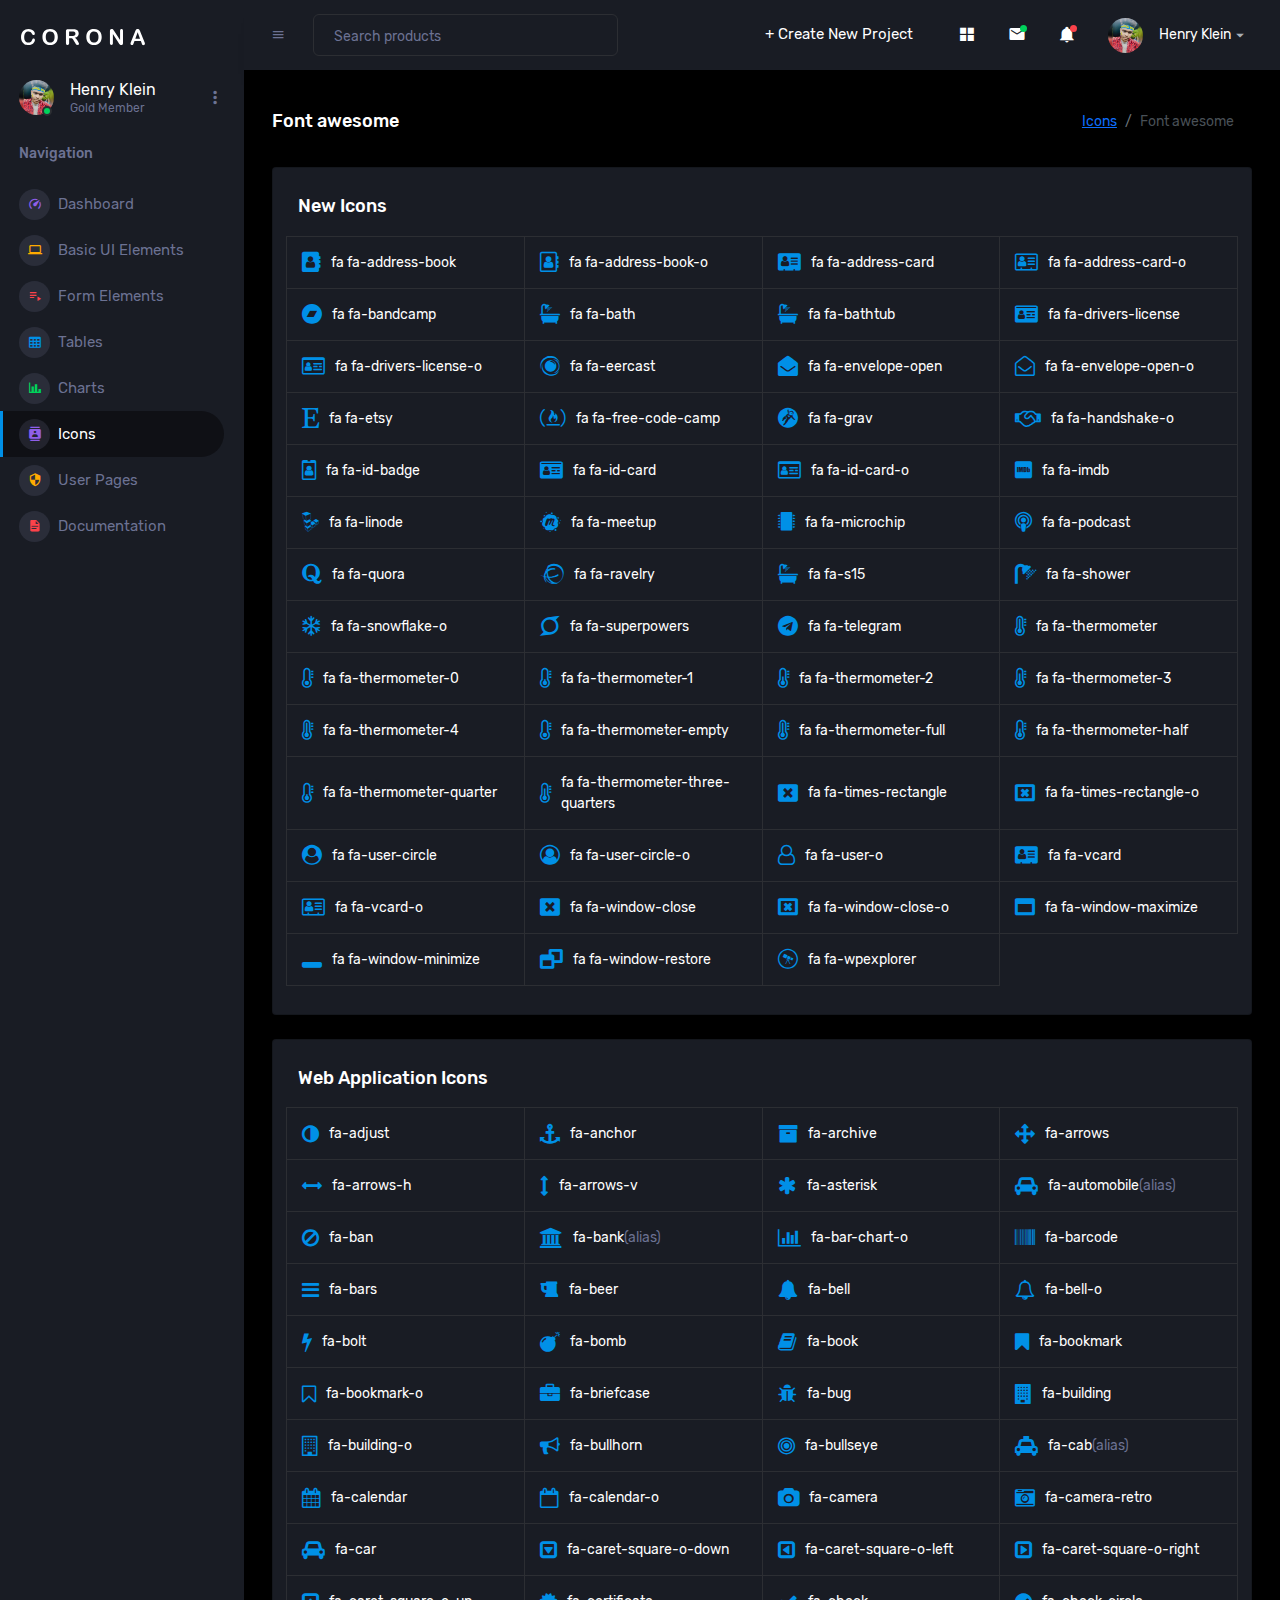
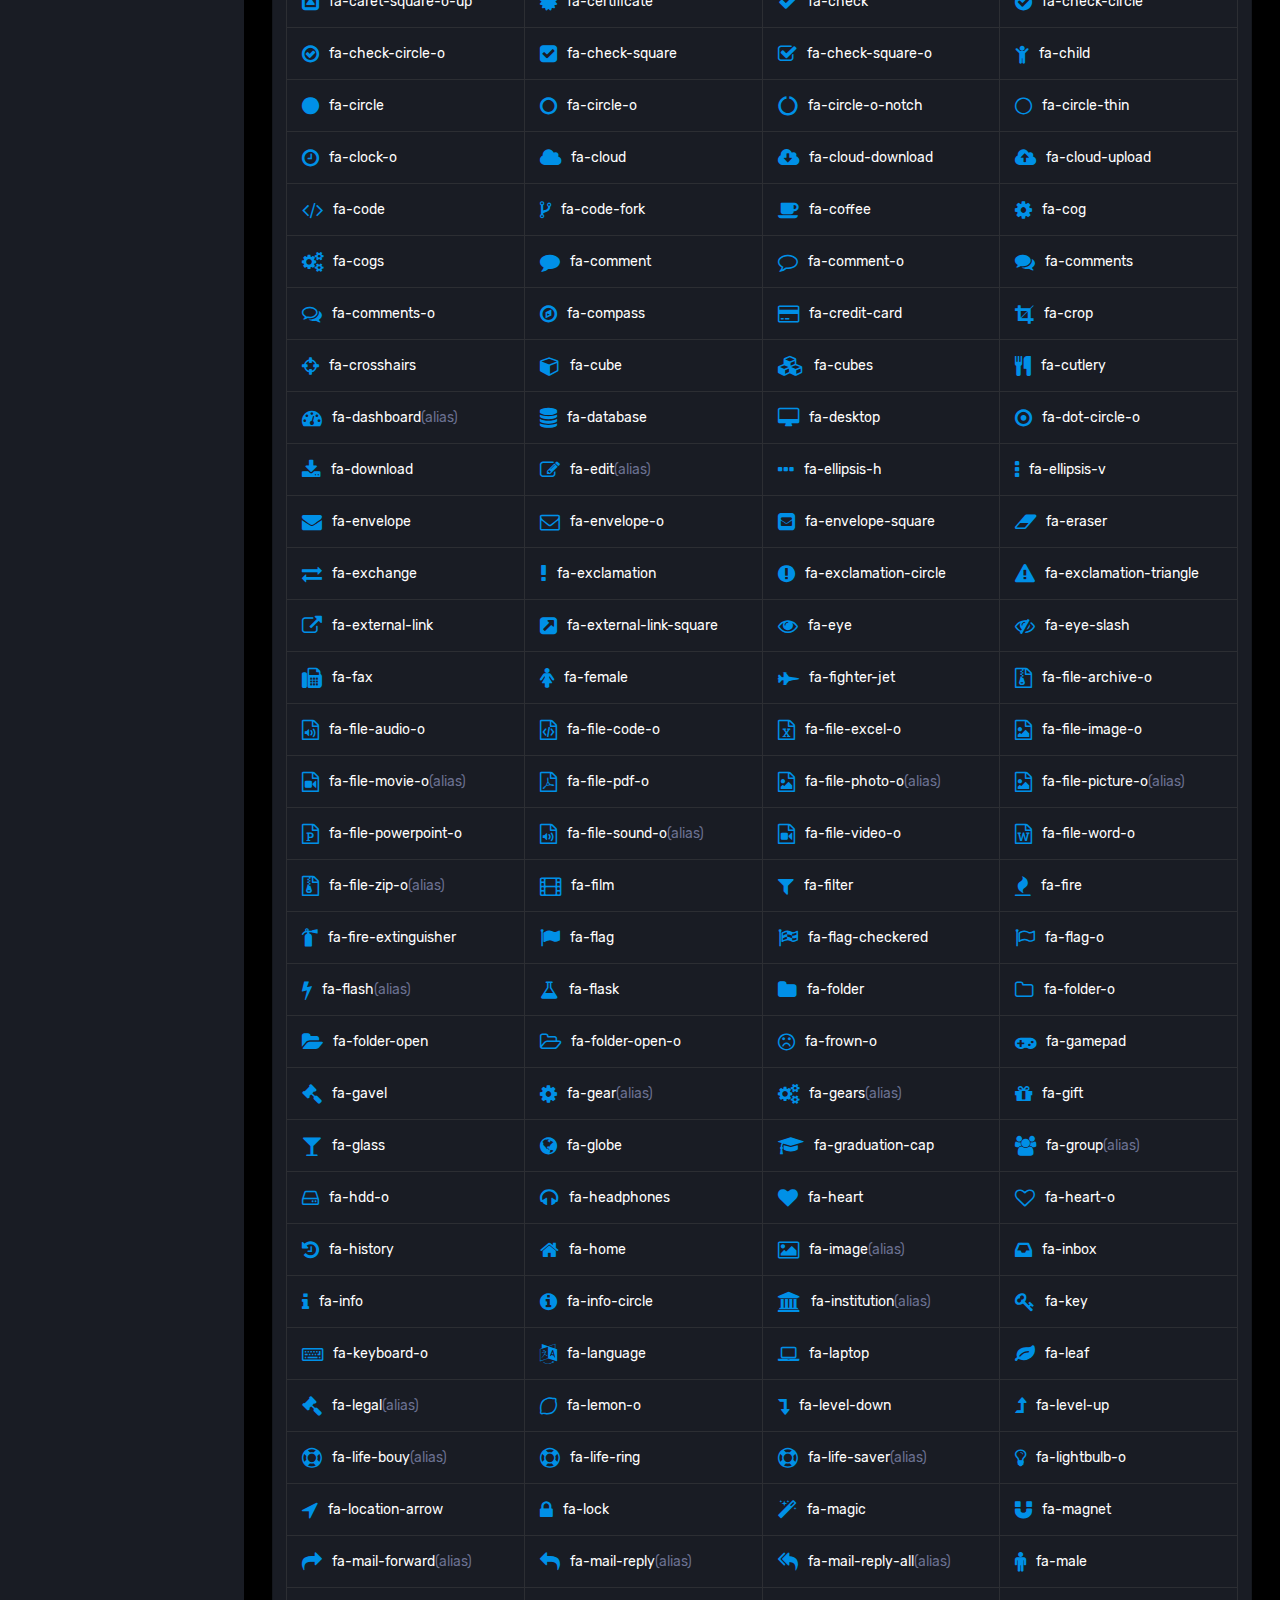
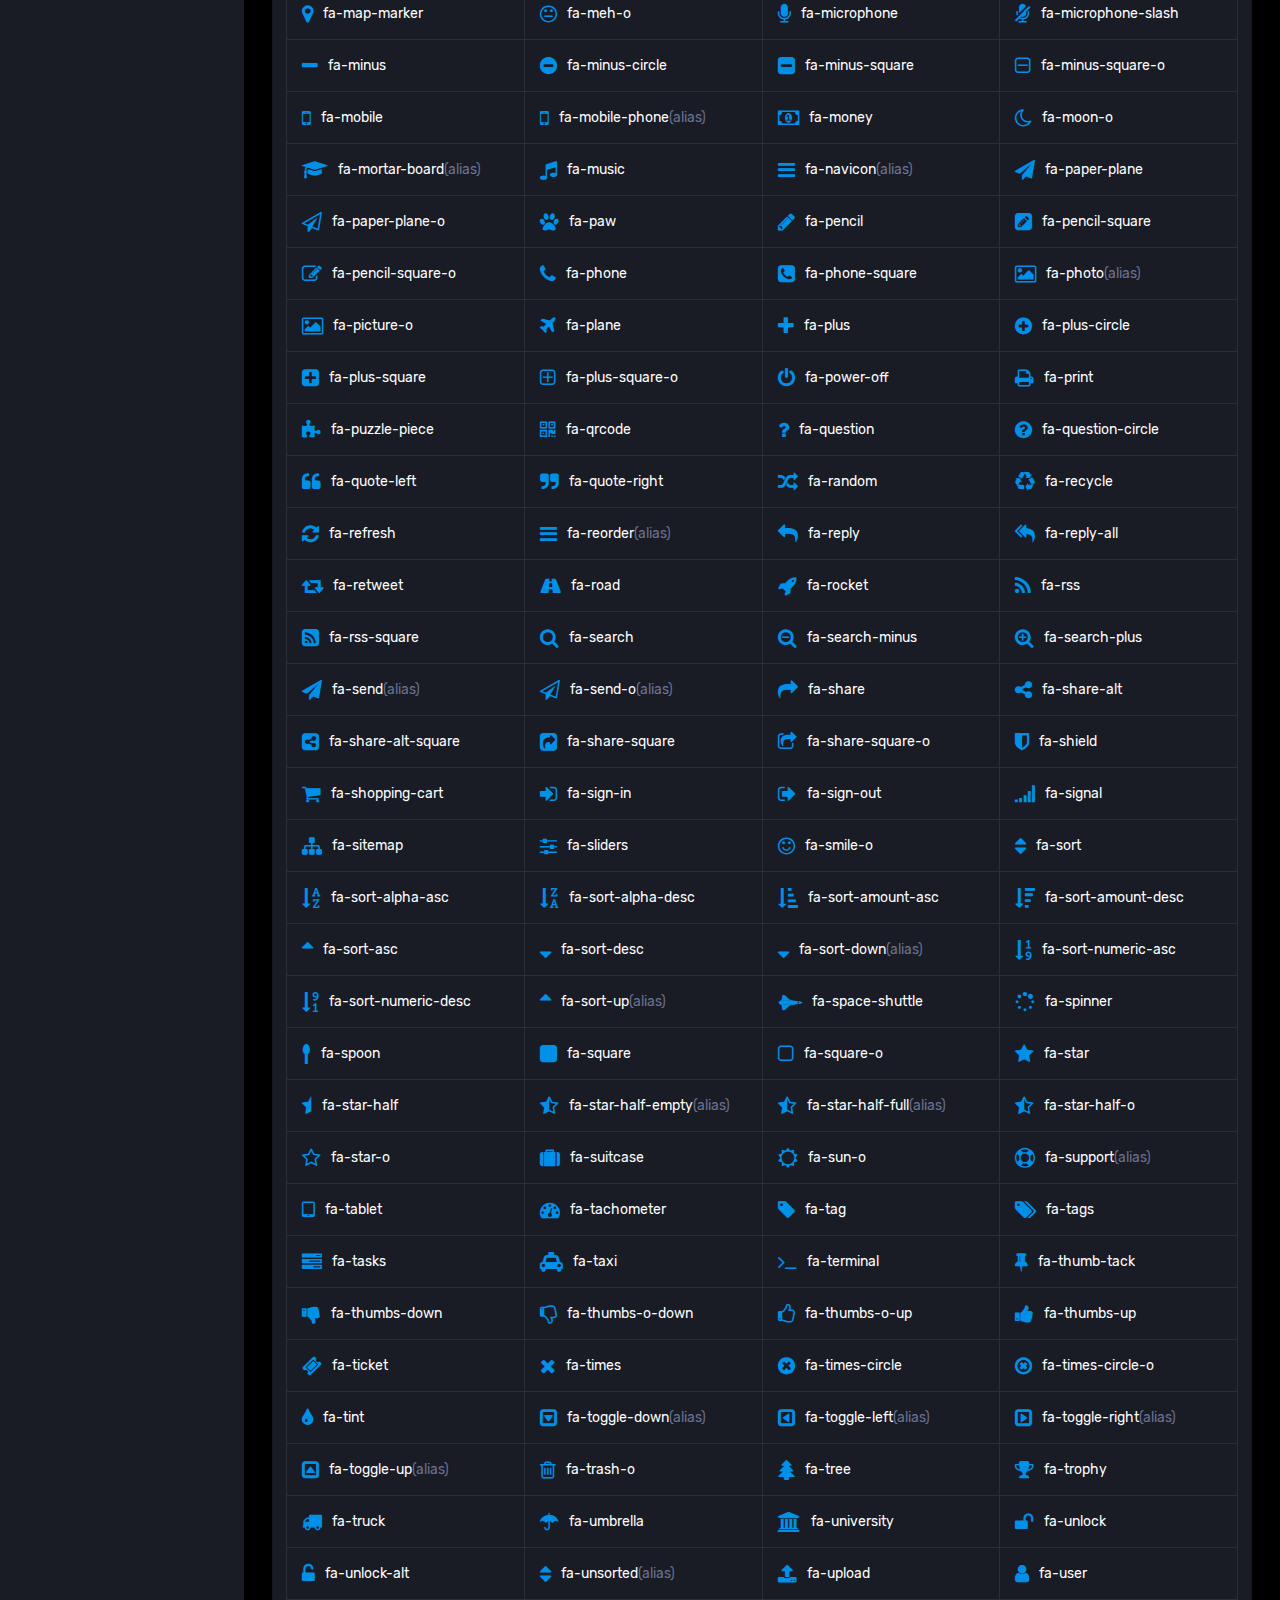
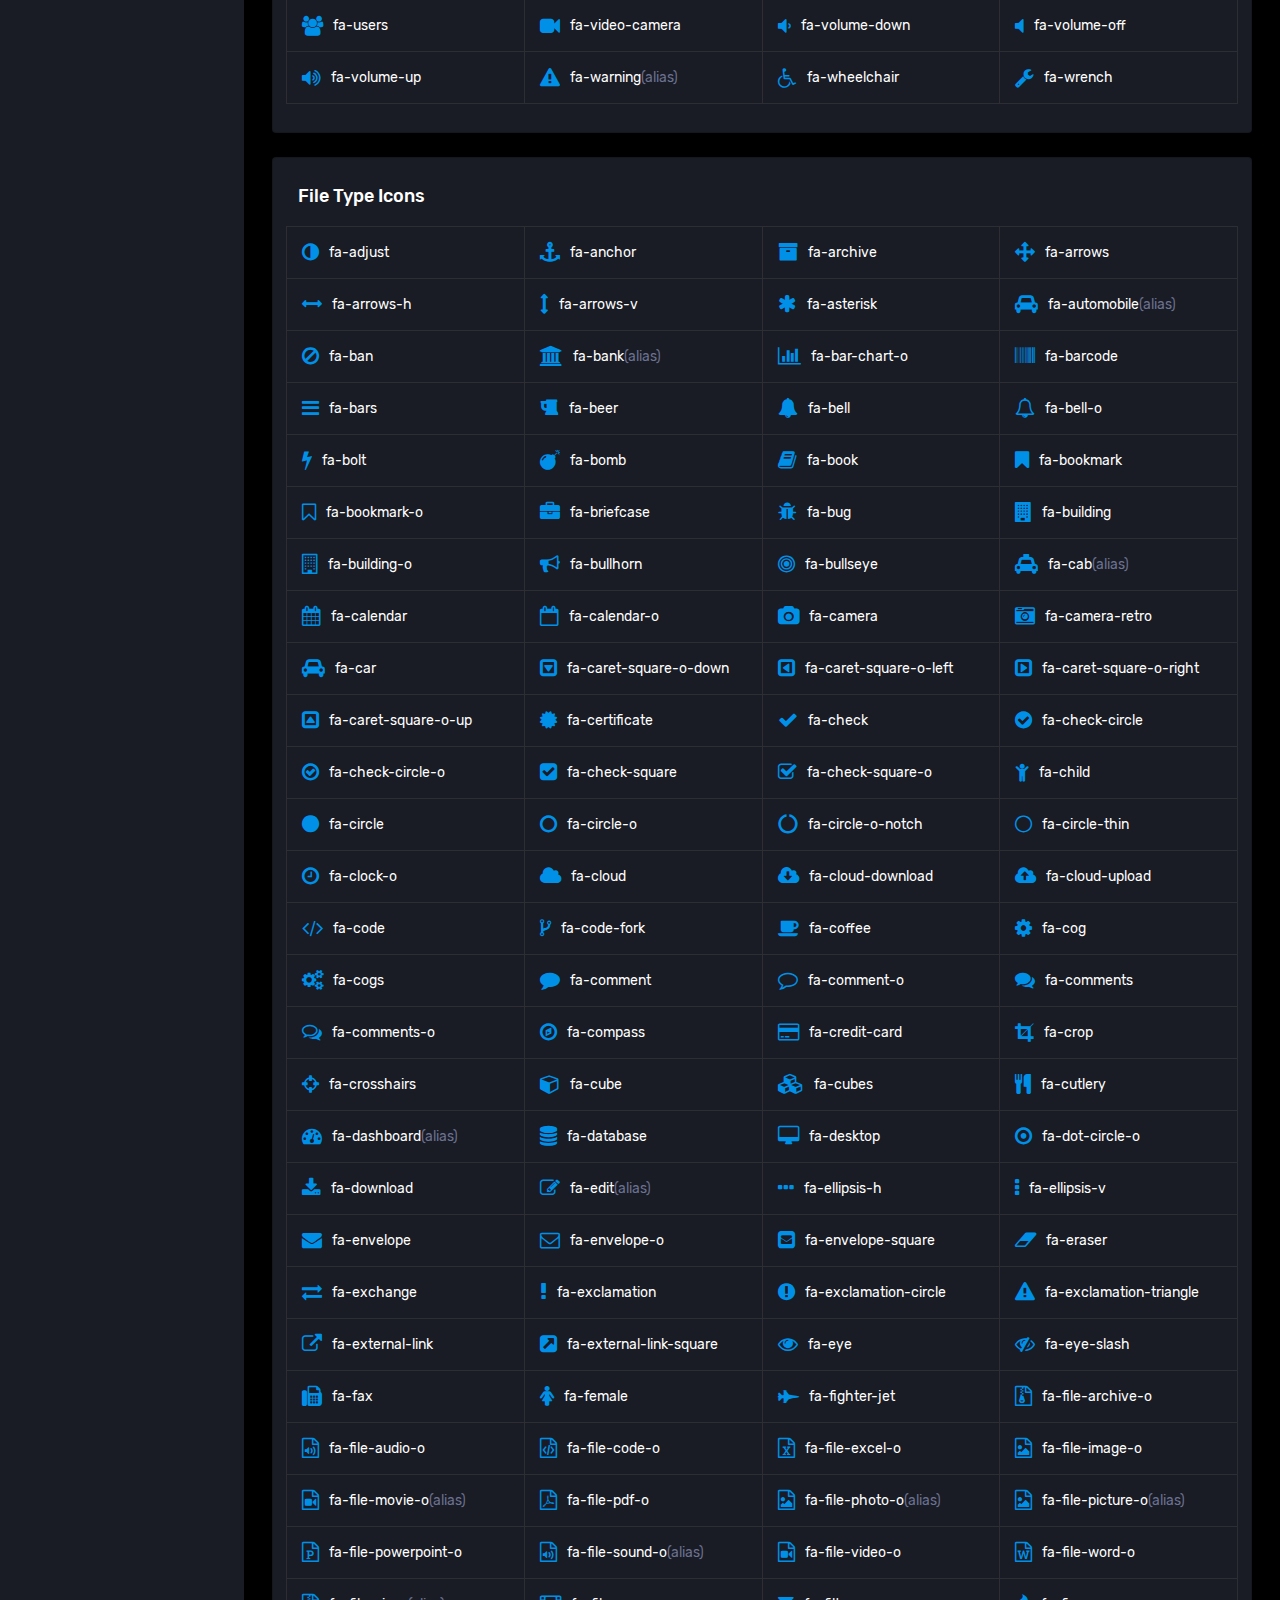
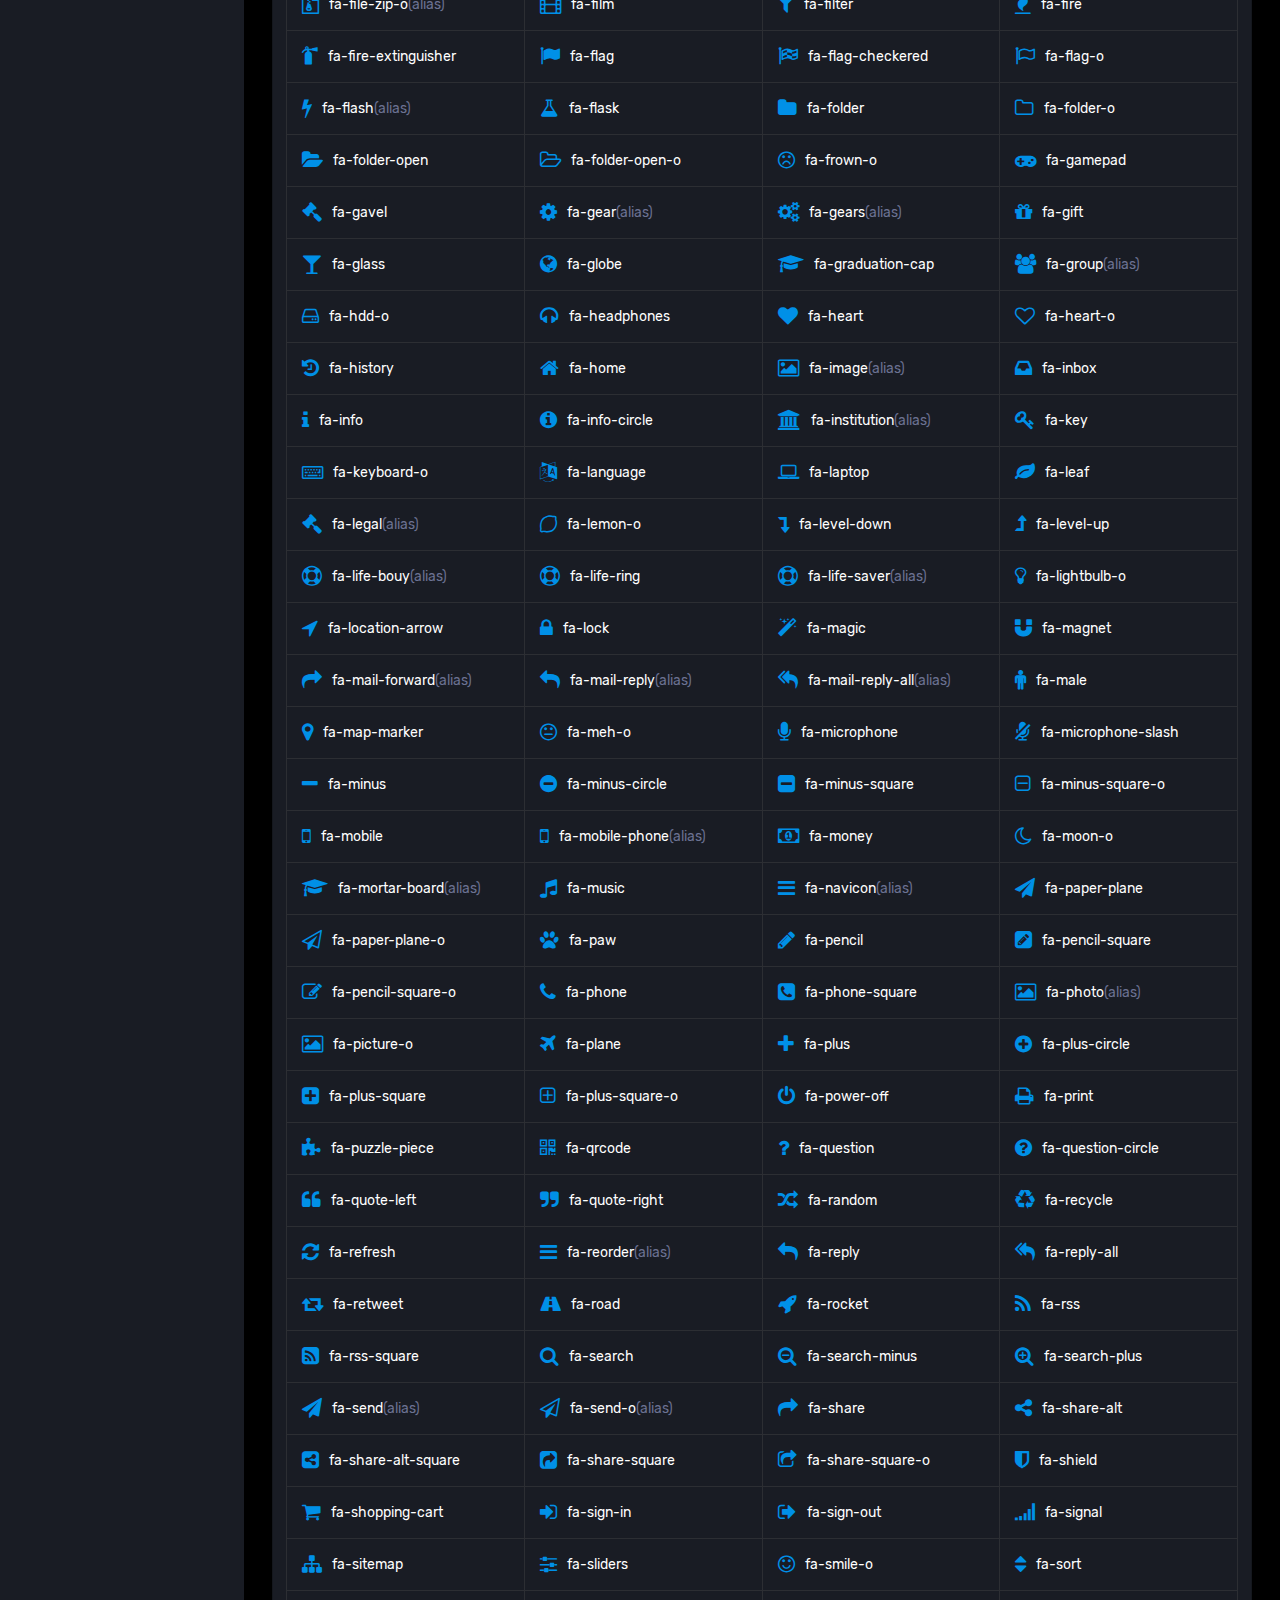
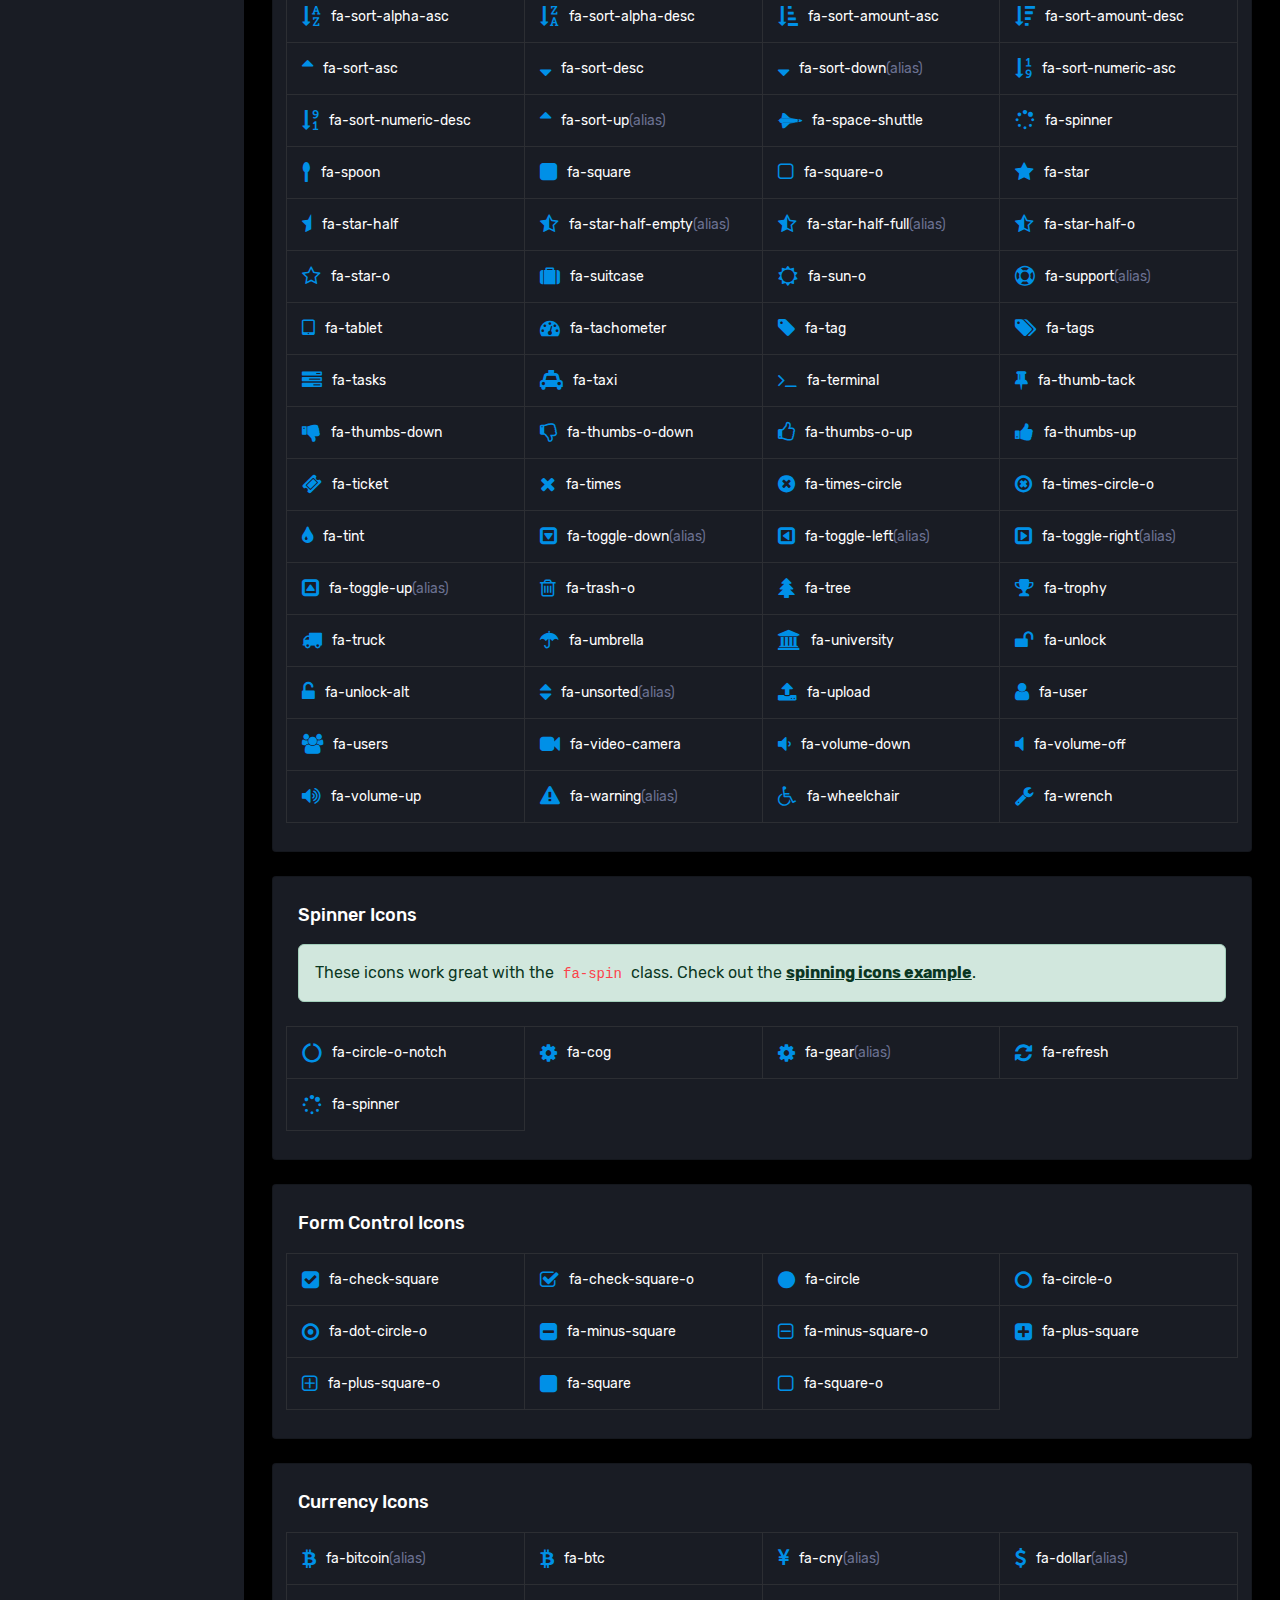
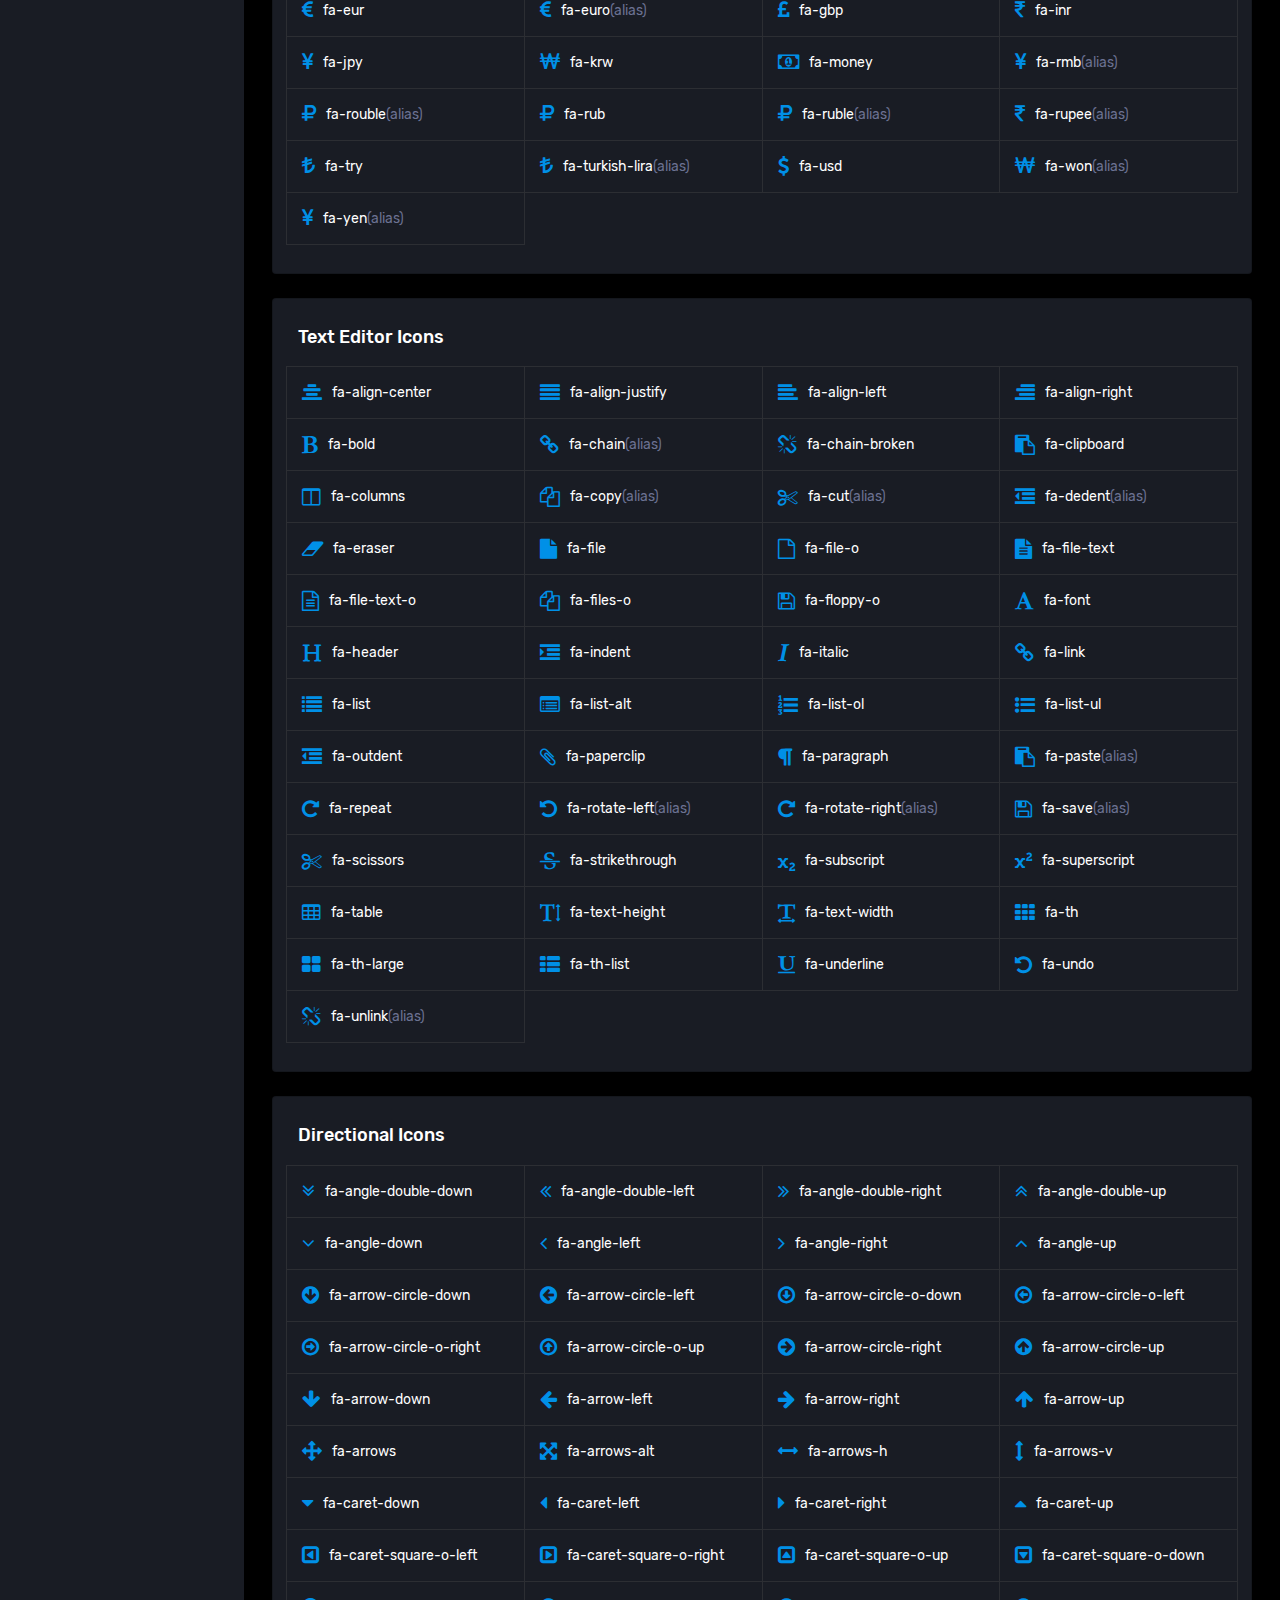
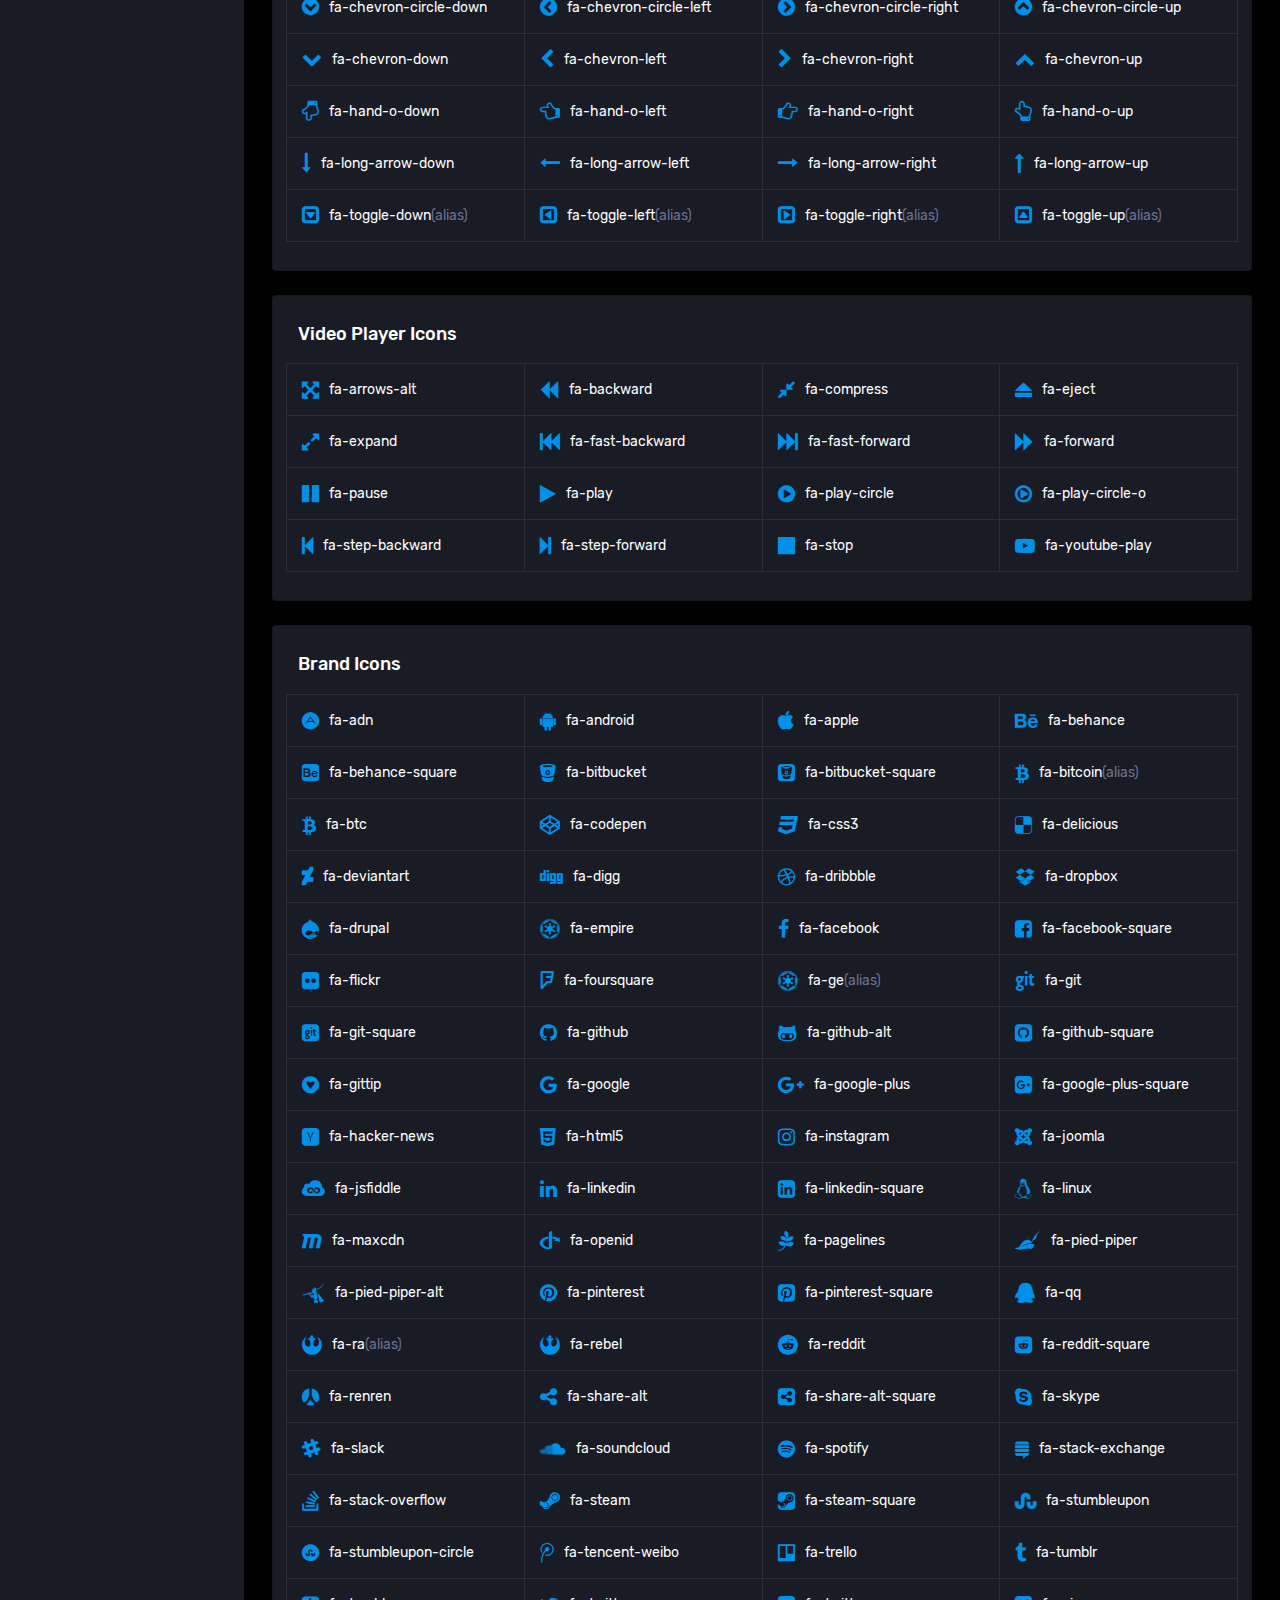
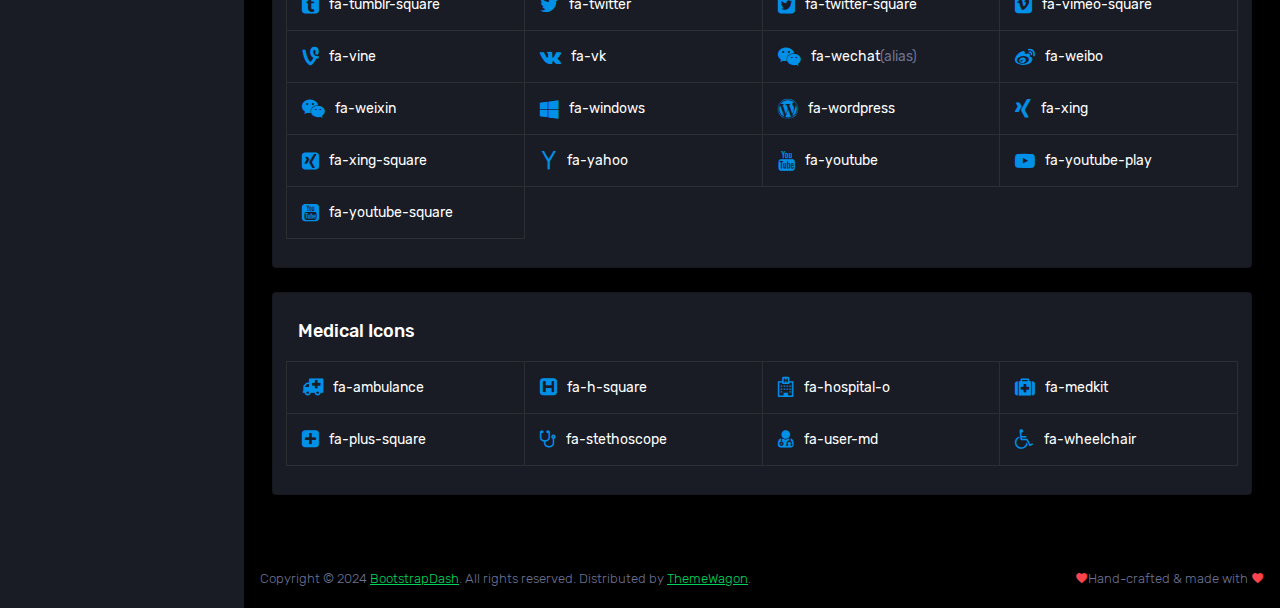
<file: pages/icons/font-awesome.html>
<!DOCTYPE html>
<html lang="en">
  <head>
    <!-- Required meta tags -->
    <meta charset="utf-8">
    <meta name="viewport" content="width=device-width, initial-scale=1, shrink-to-fit=no">
    <title>Corona Admin</title>
    <!-- plugins:css -->
    <link rel="stylesheet" href="../../assets/vendors/mdi/css/materialdesignicons.min.css">
    <link rel="stylesheet" href="../../assets/vendors/ti-icons/css/themify-icons.css">
    <link rel="stylesheet" href="../../assets/vendors/css/vendor.bundle.base.css">
    <link rel="stylesheet" href="../../assets/vendors/font-awesome/css/font-awesome.min.css">
    <!-- endinject -->
    <!-- Plugin css for this page -->
    <link rel="stylesheet" href="../../assets/vendors/font-awesome/css/font-awesome.min.css" />
    <!-- End plugin css for this page -->
    <!-- inject:css -->
    <!-- endinject -->
    <!-- Layout styles -->
    <link rel="stylesheet" href="../../assets/css/style.css">
    <!-- End layout styles -->
    <link rel="shortcut icon" href="../../assets/images/favicon.png" />
  </head>
  <body>
    <div class="container-scroller">
      <!-- partial:../../partials/_sidebar.html -->
      <nav class="sidebar sidebar-offcanvas" id="sidebar">
        <div class="sidebar-brand-wrapper d-none d-lg-flex align-items-center justify-content-center fixed-top">
          <a class="sidebar-brand brand-logo" href="../../index.html"><img src="../../assets/images/logo.svg" alt="logo" /></a>
          <a class="sidebar-brand brand-logo-mini" href="../../index.html"><img src="../../assets/images/logo-mini.svg" alt="logo" /></a>
        </div>
        <ul class="nav">
          <li class="nav-item profile">
            <div class="profile-desc">
              <div class="profile-pic">
                <div class="count-indicator">
                  <img class="img-xs rounded-circle " src="../../assets/images/faces/face15.jpg" alt="">
                  <span class="count bg-success"></span>
                </div>
                <div class="profile-name">
                  <h5 class="mb-0 font-weight-normal">Henry Klein</h5>
                  <span>Gold Member</span>
                </div>
              </div>
              <a href="#" id="profile-dropdown" data-bs-toggle="dropdown"><i class="mdi mdi-dots-vertical"></i></a>
              <div class="dropdown-menu dropdown-menu-right sidebar-dropdown preview-list" aria-labelledby="profile-dropdown">
                <a href="#" class="dropdown-item preview-item">
                  <div class="preview-thumbnail">
                    <div class="preview-icon bg-dark rounded-circle">
                      <i class="mdi mdi-cog text-primary"></i>
                    </div>
                  </div>
                  <div class="preview-item-content">
                    <p class="preview-subject ellipsis mb-1 text-small">Account settings</p>
                  </div>
                </a>
                <div class="dropdown-divider"></div>
                <a href="#" class="dropdown-item preview-item">
                  <div class="preview-thumbnail">
                    <div class="preview-icon bg-dark rounded-circle">
                      <i class="mdi mdi-onepassword  text-info"></i>
                    </div>
                  </div>
                  <div class="preview-item-content">
                    <p class="preview-subject ellipsis mb-1 text-small">Change Password</p>
                  </div>
                </a>
                <div class="dropdown-divider"></div>
                <a href="#" class="dropdown-item preview-item">
                  <div class="preview-thumbnail">
                    <div class="preview-icon bg-dark rounded-circle">
                      <i class="mdi mdi-calendar-today text-success"></i>
                    </div>
                  </div>
                  <div class="preview-item-content">
                    <p class="preview-subject ellipsis mb-1 text-small">To-do list</p>
                  </div>
                </a>
              </div>
            </div>
          </li>
          <li class="nav-item nav-category">
            <span class="nav-link">Navigation</span>
          </li>
          <li class="nav-item menu-items">
            <a class="nav-link" href="../../index.html">
              <span class="menu-icon">
                <i class="mdi mdi-speedometer"></i>
              </span>
              <span class="menu-title">Dashboard</span>
            </a>
          </li>
          <li class="nav-item menu-items">
            <a class="nav-link" data-bs-toggle="collapse" href="#ui-basic" aria-expanded="false" aria-controls="ui-basic">
              <span class="menu-icon">
                <i class="mdi mdi-laptop"></i>
              </span>
              <span class="menu-title">Basic UI Elements</span>
              <i class="menu-arrow"></i>
            </a>
            <div class="collapse" id="ui-basic">
              <ul class="nav flex-column sub-menu">
                <li class="nav-item"> <a class="nav-link" href="../../pages/ui-features/buttons.html">Buttons</a></li>
                <li class="nav-item"> <a class="nav-link" href="../../pages/ui-features/dropdowns.html">Dropdowns</a></li>
                <li class="nav-item"> <a class="nav-link" href="../../pages/ui-features/typography.html">Typography</a></li>
              </ul>
            </div>
          </li>
          <li class="nav-item menu-items">
            <a class="nav-link" href="../../pages/forms/basic_elements.html">
              <span class="menu-icon">
                <i class="mdi mdi-playlist-play"></i>
              </span>
              <span class="menu-title">Form Elements</span>
              <i class="menu-arrow"></i>
            </a>
          </li>
          <li class="nav-item menu-items">
            <a class="nav-link" href="../../pages/tables/basic-table.html">
              <span class="menu-icon">
                <i class="mdi mdi-table-large"></i>
              </span>
              <span class="menu-title">Tables</span>
              <i class="menu-arrow"></i>
            </a>
          </li>
          <li class="nav-item menu-items">
            <a class="nav-link" href="../../pages/charts/chartjs.html">
              <span class="menu-icon">
                <i class="mdi mdi-chart-bar"></i>
              </span>
              <span class="menu-title">Charts</span>
              <i class="menu-arrow"></i>
            </a>
          </li>
          <li class="nav-item menu-items">
            <a class="nav-link" href="../../pages/icons/font-awesome.html">
              <span class="menu-icon">
                <i class="mdi mdi-contacts"></i>
              </span>
              <span class="menu-title">Icons</span>
              <i class="menu-arrow"></i>
            </a>
          </li>
          <li class="nav-item menu-items">
            <a class="nav-link" data-bs-toggle="collapse" href="#auth" aria-expanded="false" aria-controls="auth">
              <span class="menu-icon">
                <i class="mdi mdi-security"></i>
              </span>
              <span class="menu-title">User Pages</span>
              <i class="menu-arrow"></i>
            </a>
            <div class="collapse" id="auth">
              <ul class="nav flex-column sub-menu">
                <li class="nav-item"> <a class="nav-link" href="../../pages/samples/login.html"> Login </a></li>
                <li class="nav-item"> <a class="nav-link" href="../../pages/samples/register.html"> Register </a></li>
                <li class="nav-item"> <a class="nav-link" href="../../pages/samples/error-404.html"> 404 </a></li>
                <li class="nav-item"> <a class="nav-link" href="../../pages/samples/error-500.html"> 505 </a></li>
                <li class="nav-item"> <a class="nav-link" href="../../pages/samples/blank-page.html"> Blank Page </a></li>
              </ul>
            </div>
          </li>
          <li class="nav-item menu-items">
            <a class="nav-link" href="../../docs/documentation.html">
              <span class="menu-icon">
                <i class="mdi mdi-file-document"></i>
              </span>
              <span class="menu-title">Documentation</span>
            </a>
          </li>
        </ul>
      </nav>
      <!-- partial -->
      <div class="container-fluid page-body-wrapper">
        <!-- partial:../../partials/_navbar.html -->
        <nav class="navbar p-0 fixed-top d-flex flex-row">
          <div class="navbar-brand-wrapper d-flex d-lg-none align-items-center justify-content-center">
            <a class="navbar-brand brand-logo-mini" href="../../index.html"><img src="../../../assets/images/logo-mini.svg" alt="logo" /></a>
          </div>
          <div class="navbar-menu-wrapper flex-grow d-flex align-items-stretch">
            <button class="navbar-toggler navbar-toggler align-self-center" type="button" data-toggle="minimize">
              <span class="mdi mdi-menu"></span>
            </button>
            <ul class="navbar-nav w-100">
              <li class="nav-item w-100">
                <form class="nav-link mt-2 mt-md-0 d-none d-lg-flex search">
                  <input type="text" class="form-control" placeholder="Search products">
                </form>
              </li>
            </ul>
            <ul class="navbar-nav navbar-nav-right">
              <li class="nav-item dropdown d-none d-lg-block">
                <a class="nav-link btn btn-success create-new-button" id="createbuttonDropdown" data-bs-toggle="dropdown" aria-expanded="false" href="#">+ Create New Project</a>
                <div class="dropdown-menu dropdown-menu-end navbar-dropdown preview-list" aria-labelledby="createbuttonDropdown">
                  <h6 class="p-3 mb-0">Projects</h6>
                  <div class="dropdown-divider"></div>
                  <a class="dropdown-item preview-item">
                    <div class="preview-thumbnail">
                      <div class="preview-icon bg-dark rounded-circle">
                        <i class="mdi mdi-file-outline text-primary"></i>
                      </div>
                    </div>
                    <div class="preview-item-content">
                      <p class="preview-subject ellipsis mb-1">Software Development</p>
                    </div>
                  </a>
                  <div class="dropdown-divider"></div>
                  <a class="dropdown-item preview-item">
                    <div class="preview-thumbnail">
                      <div class="preview-icon bg-dark rounded-circle">
                        <i class="mdi mdi-web text-info"></i>
                      </div>
                    </div>
                    <div class="preview-item-content">
                      <p class="preview-subject ellipsis mb-1">UI Development</p>
                    </div>
                  </a>
                  <div class="dropdown-divider"></div>
                  <a class="dropdown-item preview-item">
                    <div class="preview-thumbnail">
                      <div class="preview-icon bg-dark rounded-circle">
                        <i class="mdi mdi-layers text-danger"></i>
                      </div>
                    </div>
                    <div class="preview-item-content">
                      <p class="preview-subject ellipsis mb-1">Software Testing</p>
                    </div>
                  </a>
                  <div class="dropdown-divider"></div>
                  <p class="p-3 mb-0 text-center">See all projects</p>
                </div>
              </li>
              <li class="nav-item nav-settings d-none d-lg-block">
                <a class="nav-link" href="#">
                  <i class="mdi mdi-view-grid"></i>
                </a>
              </li>
              <li class="nav-item dropdown border-left">
                <a class="nav-link count-indicator dropdown-toggle" id="messageDropdown" href="#" data-bs-toggle="dropdown" aria-expanded="false">
                  <i class="mdi mdi-email"></i>
                  <span class="count bg-success"></span>
                </a>
                <div class="dropdown-menu dropdown-menu-end navbar-dropdown preview-list" aria-labelledby="messageDropdown">
                  <h6 class="p-3 mb-0">Messages</h6>
                  <div class="dropdown-divider"></div>
                  <a class="dropdown-item preview-item">
                    <div class="preview-thumbnail">
                      <img src="../../../assets/images/faces/face4.jpg" alt="image" class="rounded-circle profile-pic">
                    </div>
                    <div class="preview-item-content">
                      <p class="preview-subject ellipsis mb-1">Mark send you a message</p>
                      <p class="text-muted mb-0"> 1 Minutes ago </p>
                    </div>
                  </a>
                  <div class="dropdown-divider"></div>
                  <a class="dropdown-item preview-item">
                    <div class="preview-thumbnail">
                      <img src="../../../assets/images/faces/face2.jpg" alt="image" class="rounded-circle profile-pic">
                    </div>
                    <div class="preview-item-content">
                      <p class="preview-subject ellipsis mb-1">Cregh send you a message</p>
                      <p class="text-muted mb-0"> 15 Minutes ago </p>
                    </div>
                  </a>
                  <div class="dropdown-divider"></div>
                  <a class="dropdown-item preview-item">
                    <div class="preview-thumbnail">
                      <img src="../../../assets/images/faces/face3.jpg" alt="image" class="rounded-circle profile-pic">
                    </div>
                    <div class="preview-item-content">
                      <p class="preview-subject ellipsis mb-1">Profile picture updated</p>
                      <p class="text-muted mb-0"> 18 Minutes ago </p>
                    </div>
                  </a>
                  <div class="dropdown-divider"></div>
                  <p class="p-3 mb-0 text-center">4 new messages</p>
                </div>
              </li>
              <li class="nav-item dropdown border-left">
                <a class="nav-link count-indicator dropdown-toggle" id="notificationDropdown" href="#" data-bs-toggle="dropdown">
                  <i class="mdi mdi-bell"></i>
                  <span class="count bg-danger"></span>
                </a>
                <div class="dropdown-menu dropdown-menu-end navbar-dropdown preview-list" aria-labelledby="notificationDropdown">
                  <h6 class="p-3 mb-0">Notifications</h6>
                  <div class="dropdown-divider"></div>
                  <a class="dropdown-item preview-item">
                    <div class="preview-thumbnail">
                      <div class="preview-icon bg-dark rounded-circle">
                        <i class="mdi mdi-calendar text-success"></i>
                      </div>
                    </div>
                    <div class="preview-item-content">
                      <p class="preview-subject mb-1">Event today</p>
                      <p class="text-muted ellipsis mb-0"> Just a reminder that you have an event today </p>
                    </div>
                  </a>
                  <div class="dropdown-divider"></div>
                  <a class="dropdown-item preview-item">
                    <div class="preview-thumbnail">
                      <div class="preview-icon bg-dark rounded-circle">
                        <i class="mdi mdi-cog text-danger"></i>
                      </div>
                    </div>
                    <div class="preview-item-content">
                      <p class="preview-subject mb-1">Settings</p>
                      <p class="text-muted ellipsis mb-0"> Update dashboard </p>
                    </div>
                  </a>
                  <div class="dropdown-divider"></div>
                  <a class="dropdown-item preview-item">
                    <div class="preview-thumbnail">
                      <div class="preview-icon bg-dark rounded-circle">
                        <i class="mdi mdi-link-variant text-warning"></i>
                      </div>
                    </div>
                    <div class="preview-item-content">
                      <p class="preview-subject mb-1">Launch Admin</p>
                      <p class="text-muted ellipsis mb-0"> New admin wow! </p>
                    </div>
                  </a>
                  <div class="dropdown-divider"></div>
                  <p class="p-3 mb-0 text-center">See all notifications</p>
                </div>
              </li>
              <li class="nav-item dropdown">
                <a class="nav-link" id="profileDropdown" href="#" data-bs-toggle="dropdown">
                  <div class="navbar-profile">
                    <img class="img-xs rounded-circle" src="../../../assets/images/faces/face15.jpg" alt="">
                    <p class="mb-0 d-none d-sm-block navbar-profile-name">Henry Klein</p>
                    <i class="mdi mdi-menu-down d-none d-sm-block"></i>
                  </div>
                </a>
                <div class="dropdown-menu dropdown-menu-end navbar-dropdown preview-list" aria-labelledby="profileDropdown">
                  <h6 class="p-3 mb-0">Profile</h6>
                  <div class="dropdown-divider"></div>
                  <a class="dropdown-item preview-item">
                    <div class="preview-thumbnail">
                      <div class="preview-icon bg-dark rounded-circle">
                        <i class="mdi mdi-cog text-success"></i>
                      </div>
                    </div>
                    <div class="preview-item-content">
                      <p class="preview-subject mb-1">Settings</p>
                    </div>
                  </a>
                  <div class="dropdown-divider"></div>
                  <a class="dropdown-item preview-item">
                    <div class="preview-thumbnail">
                      <div class="preview-icon bg-dark rounded-circle">
                        <i class="mdi mdi-logout text-danger"></i>
                      </div>
                    </div>
                    <div class="preview-item-content">
                      <p class="preview-subject mb-1">Log out</p>
                    </div>
                  </a>
                  <div class="dropdown-divider"></div>
                  <p class="p-3 mb-0 text-center">Advanced settings</p>
                </div>
              </li>
            </ul>
            <button class="navbar-toggler navbar-toggler-right d-lg-none align-self-center" type="button" data-toggle="offcanvas">
              <span class="mdi mdi-format-line-spacing"></span>
            </button>
          </div>
        </nav>
        <!-- partial -->
        <div class="main-panel">
          <div class="content-wrapper">
            <div class="page-header">
              <h3 class="page-title"> Font awesome </h3>
              <nav aria-label="breadcrumb">
                <ol class="breadcrumb">
                  <li class="breadcrumb-item"><a href="#">Icons</a></li>
                  <li class="breadcrumb-item active" aria-current="page">Font awesome</li>
                </ol>
              </nav>
            </div>
            <div class="row">
              <div class="col-lg-12 grid-margin">
                <div class="card">
                  <div class="card-body">
                    <h4 class="card-title">New Icons</h4>
                    <div class="icons-list row">
                      <div class="col-sm-6 col-md-4 col-lg-3"> <i class="fa fa-address-book"></i>fa fa-address-book </div>
                      <div class="col-sm-6 col-md-4 col-lg-3"> <i class="fa fa-address-book-o"></i>fa fa-address-book-o </div>
                      <div class="col-sm-6 col-md-4 col-lg-3"> <i class="fa fa-address-card"></i>fa fa-address-card </div>
                      <div class="col-sm-6 col-md-4 col-lg-3"> <i class="fa fa-address-card-o"></i>fa fa-address-card-o </div>
                      <div class="col-sm-6 col-md-4 col-lg-3"> <i class="fa fa-bandcamp"></i>fa fa-bandcamp </div>
                      <div class="col-sm-6 col-md-4 col-lg-3"> <i class="fa fa-bath"></i>fa fa-bath </div>
                      <div class="col-sm-6 col-md-4 col-lg-3"> <i class="fa fa-bathtub"></i>fa fa-bathtub </div>
                      <div class="col-sm-6 col-md-4 col-lg-3"> <i class="fa fa-drivers-license"></i>fa fa-drivers-license </div>
                      <div class="col-sm-6 col-md-4 col-lg-3"> <i class="fa fa-drivers-license-o"></i>fa fa-drivers-license-o </div>
                      <div class="col-sm-6 col-md-4 col-lg-3"> <i class="fa fa-eercast"></i>fa fa-eercast </div>
                      <div class="col-sm-6 col-md-4 col-lg-3"> <i class="fa fa-envelope-open"></i>fa fa-envelope-open </div>
                      <div class="col-sm-6 col-md-4 col-lg-3"> <i class="fa fa-envelope-open-o"></i>fa fa-envelope-open-o </div>
                      <div class="col-sm-6 col-md-4 col-lg-3"> <i class="fa fa-etsy"></i>fa fa-etsy </div>
                      <div class="col-sm-6 col-md-4 col-lg-3"> <i class="fa fa-free-code-camp"></i>fa fa-free-code-camp </div>
                      <div class="col-sm-6 col-md-4 col-lg-3"> <i class="fa fa-grav"></i>fa fa-grav </div>
                      <div class="col-sm-6 col-md-4 col-lg-3"> <i class="fa fa-handshake-o"></i>fa fa-handshake-o </div>
                      <div class="col-sm-6 col-md-4 col-lg-3"> <i class="fa fa-id-badge"></i>fa fa-id-badge </div>
                      <div class="col-sm-6 col-md-4 col-lg-3"> <i class="fa fa-id-card"></i>fa fa-id-card </div>
                      <div class="col-sm-6 col-md-4 col-lg-3"> <i class="fa fa-id-card-o"></i>fa fa-id-card-o </div>
                      <div class="col-sm-6 col-md-4 col-lg-3"> <i class="fa fa-imdb"></i>fa fa-imdb </div>
                      <div class="col-sm-6 col-md-4 col-lg-3"> <i class="fa fa-linode"></i> fa fa-linode </div>
                      <div class="col-sm-6 col-md-4 col-lg-3"> <i class="fa fa-meetup"></i>fa fa-meetup </div>
                      <div class="col-sm-6 col-md-4 col-lg-3"> <i class="fa fa-microchip"></i>fa fa-microchip </div>
                      <div class="col-sm-6 col-md-4 col-lg-3"> <i class="fa fa-podcast"></i>fa fa-podcast </div>
                      <div class="col-sm-6 col-md-4 col-lg-3"> <i class="fa fa-quora"></i>fa fa-quora </div>
                      <div class="col-sm-6 col-md-4 col-lg-3"> <i class="fa fa-ravelry"></i>fa fa-ravelry </div>
                      <div class="col-sm-6 col-md-4 col-lg-3"> <i class="fa fa-s15"></i>fa fa-s15 </div>
                      <div class="col-sm-6 col-md-4 col-lg-3"> <i class="fa fa-shower"></i>fa fa-shower </div>
                      <div class="col-sm-6 col-md-4 col-lg-3"> <i class="fa fa-snowflake-o"></i>fa fa-snowflake-o </div>
                      <div class="col-sm-6 col-md-4 col-lg-3"> <i class="fa fa-superpowers"></i>fa fa-superpowers </div>
                      <div class="col-sm-6 col-md-4 col-lg-3"> <i class="fa fa-telegram"></i>fa fa-telegram </div>
                      <div class="col-sm-6 col-md-4 col-lg-3"> <i class="fa fa-thermometer"></i>fa fa-thermometer </div>
                      <div class="col-sm-6 col-md-4 col-lg-3"> <i class="fa fa-thermometer-0"></i>fa fa-thermometer-0 </div>
                      <div class="col-sm-6 col-md-4 col-lg-3"> <i class="fa fa-thermometer-1"></i>fa fa-thermometer-1 </div>
                      <div class="col-sm-6 col-md-4 col-lg-3"> <i class="fa fa-thermometer-2"></i>fa fa-thermometer-2 </div>
                      <div class="col-sm-6 col-md-4 col-lg-3"> <i class="fa fa-thermometer-3"></i>fa fa-thermometer-3 </div>
                      <div class="col-sm-6 col-md-4 col-lg-3"> <i class="fa fa-thermometer-4"></i>fa fa-thermometer-4 </div>
                      <div class="col-sm-6 col-md-4 col-lg-3"> <i class="fa fa-thermometer-empty"></i>fa fa-thermometer-empty </div>
                      <div class="col-sm-6 col-md-4 col-lg-3"> <i class="fa fa-thermometer-full"></i>fa fa-thermometer-full </div>
                      <div class="col-sm-6 col-md-4 col-lg-3"> <i class="fa fa-thermometer-half"></i>fa fa-thermometer-half </div>
                      <div class="col-sm-6 col-md-4 col-lg-3"> <i class="fa fa-thermometer-quarter"></i>fa fa-thermometer-quarter </div>
                      <div class="col-sm-6 col-md-4 col-lg-3"> <i class="fa fa-thermometer-three-quarters"></i>fa fa-thermometer-three-quarters </div>
                      <div class="col-sm-6 col-md-4 col-lg-3"> <i class="fa fa-times-rectangle"></i>fa fa-times-rectangle </div>
                      <div class="col-sm-6 col-md-4 col-lg-3"> <i class="fa fa-times-rectangle-o"></i>fa fa-times-rectangle-o </div>
                      <div class="col-sm-6 col-md-4 col-lg-3"> <i class="fa fa-user-circle"></i>fa fa-user-circle </div>
                      <div class="col-sm-6 col-md-4 col-lg-3"> <i class="fa fa-user-circle-o"></i>fa fa-user-circle-o </div>
                      <div class="col-sm-6 col-md-4 col-lg-3"> <i class="fa fa-user-o"></i>fa fa-user-o </div>
                      <div class="col-sm-6 col-md-4 col-lg-3"> <i class="fa fa-vcard"></i>fa fa-vcard </div>
                      <div class="col-sm-6 col-md-4 col-lg-3"> <i class="fa fa-vcard-o"></i>fa fa-vcard-o </div>
                      <div class="col-sm-6 col-md-4 col-lg-3"> <i class="fa fa-window-close"></i>fa fa-window-close </div>
                      <div class="col-sm-6 col-md-4 col-lg-3"> <i class="fa fa-window-close-o"></i>fa fa-window-close-o </div>
                      <div class="col-sm-6 col-md-4 col-lg-3"> <i class="fa fa-window-maximize"></i>fa fa-window-maximize </div>
                      <div class="col-sm-6 col-md-4 col-lg-3"> <i class="fa fa-window-minimize"></i>fa fa-window-minimize </div>
                      <div class="col-sm-6 col-md-4 col-lg-3"> <i class="fa fa-window-restore"></i>fa fa-window-restore </div>
                      <div class="col-sm-6 col-md-4 col-lg-3"> <i class="fa fa-wpexplorer"></i>fa fa-wpexplorer </div>
                    </div>
                  </div>
                </div>
              </div>
              <div class="col-lg-12 grid-margin">
                <div class="card">
                  <div class="card-body">
                    <h4 class="card-title">Web Application Icons</h4>
                    <div class="icons-list row">
                      <div class="col-sm-6 col-md-4 col-lg-3"><i class="fa fa-adjust"></i> fa-adjust</div>
                      <div class="col-sm-6 col-md-4 col-lg-3"><i class="fa fa-anchor"></i> fa-anchor</div>
                      <div class="col-sm-6 col-md-4 col-lg-3"><i class="fa fa-archive"></i> fa-archive</div>
                      <div class="col-sm-6 col-md-4 col-lg-3"><i class="fa fa-arrows"></i> fa-arrows</div>
                      <div class="col-sm-6 col-md-4 col-lg-3"><i class="fa fa-arrows-h"></i> fa-arrows-h</div>
                      <div class="col-sm-6 col-md-4 col-lg-3"><i class="fa fa-arrows-v"></i> fa-arrows-v</div>
                      <div class="col-sm-6 col-md-4 col-lg-3"><i class="fa fa-asterisk"></i> fa-asterisk</div>
                      <div class="col-sm-6 col-md-4 col-lg-3"><i class="fa fa-automobile"></i> fa-automobile <span class="text-muted">(alias)</span> </div>
                      <div class="col-sm-6 col-md-4 col-lg-3"><i class="fa fa-ban"></i> fa-ban</div>
                      <div class="col-sm-6 col-md-4 col-lg-3"><i class="fa fa-bank"></i> fa-bank <span class="text-muted">(alias)</span> </div>
                      <div class="col-sm-6 col-md-4 col-lg-3"><i class="fa fa-bar-chart-o"></i> fa-bar-chart-o</div>
                      <div class="col-sm-6 col-md-4 col-lg-3"><i class="fa fa-barcode"></i> fa-barcode</div>
                      <div class="col-sm-6 col-md-4 col-lg-3"><i class="fa fa-bars"></i> fa-bars</div>
                      <div class="col-sm-6 col-md-4 col-lg-3"><i class="fa fa-beer"></i> fa-beer</div>
                      <div class="col-sm-6 col-md-4 col-lg-3"><i class="fa fa-bell"></i> fa-bell</div>
                      <div class="col-sm-6 col-md-4 col-lg-3"><i class="fa fa-bell-o"></i> fa-bell-o</div>
                      <div class="col-sm-6 col-md-4 col-lg-3"><i class="fa fa-bolt"></i> fa-bolt</div>
                      <div class="col-sm-6 col-md-4 col-lg-3"><i class="fa fa-bomb"></i> fa-bomb</div>
                      <div class="col-sm-6 col-md-4 col-lg-3"><i class="fa fa-book"></i> fa-book</div>
                      <div class="col-sm-6 col-md-4 col-lg-3"><i class="fa fa-bookmark"></i> fa-bookmark</div>
                      <div class="col-sm-6 col-md-4 col-lg-3"><i class="fa fa-bookmark-o"></i> fa-bookmark-o</div>
                      <div class="col-sm-6 col-md-4 col-lg-3"><i class="fa fa-briefcase"></i> fa-briefcase</div>
                      <div class="col-sm-6 col-md-4 col-lg-3"><i class="fa fa-bug"></i> fa-bug</div>
                      <div class="col-sm-6 col-md-4 col-lg-3"><i class="fa fa-building"></i> fa-building</div>
                      <div class="col-sm-6 col-md-4 col-lg-3"><i class="fa fa-building-o"></i> fa-building-o</div>
                      <div class="col-sm-6 col-md-4 col-lg-3"><i class="fa fa-bullhorn"></i> fa-bullhorn</div>
                      <div class="col-sm-6 col-md-4 col-lg-3"><i class="fa fa-bullseye"></i> fa-bullseye</div>
                      <div class="col-sm-6 col-md-4 col-lg-3"><i class="fa fa-cab"></i> fa-cab <span class="text-muted">(alias)</span> </div>
                      <div class="col-sm-6 col-md-4 col-lg-3"><i class="fa fa-calendar"></i> fa-calendar</div>
                      <div class="col-sm-6 col-md-4 col-lg-3"><i class="fa fa-calendar-o"></i> fa-calendar-o</div>
                      <div class="col-sm-6 col-md-4 col-lg-3"><i class="fa fa-camera"></i> fa-camera</div>
                      <div class="col-sm-6 col-md-4 col-lg-3"><i class="fa fa-camera-retro"></i> fa-camera-retro</div>
                      <div class="col-sm-6 col-md-4 col-lg-3"><i class="fa fa-car"></i> fa-car</div>
                      <div class="col-sm-6 col-md-4 col-lg-3"><i class="fa fa-caret-square-o-down"></i> fa-caret-square-o-down</div>
                      <div class="col-sm-6 col-md-4 col-lg-3"><i class="fa fa-caret-square-o-left"></i> fa-caret-square-o-left</div>
                      <div class="col-sm-6 col-md-4 col-lg-3"><i class="fa fa-caret-square-o-right"></i> fa-caret-square-o-right</div>
                      <div class="col-sm-6 col-md-4 col-lg-3"><i class="fa fa-caret-square-o-up"></i> fa-caret-square-o-up </div>
                      <div class="col-sm-6 col-md-4 col-lg-3"><i class="fa fa-certificate"></i> fa-certificate</div>
                      <div class="col-sm-6 col-md-4 col-lg-3"><i class="fa fa-check"></i> fa-check</div>
                      <div class="col-sm-6 col-md-4 col-lg-3"><i class="fa fa-check-circle"></i> fa-check-circle</div>
                      <div class="col-sm-6 col-md-4 col-lg-3"><i class="fa fa-check-circle-o"></i> fa-check-circle-o</div>
                      <div class="col-sm-6 col-md-4 col-lg-3"><i class="fa fa-check-square"></i> fa-check-square</div>
                      <div class="col-sm-6 col-md-4 col-lg-3"><i class="fa fa-check-square-o"></i> fa-check-square-o</div>
                      <div class="col-sm-6 col-md-4 col-lg-3"><i class="fa fa-child"></i> fa-child</div>
                      <div class="col-sm-6 col-md-4 col-lg-3"><i class="fa fa-circle"></i> fa-circle</div>
                      <div class="col-sm-6 col-md-4 col-lg-3"><i class="fa fa-circle-o"></i> fa-circle-o</div>
                      <div class="col-sm-6 col-md-4 col-lg-3"><i class="fa fa-circle-o-notch"></i> fa-circle-o-notch</div>
                      <div class="col-sm-6 col-md-4 col-lg-3"><i class="fa fa-circle-thin"></i> fa-circle-thin</div>
                      <div class="col-sm-6 col-md-4 col-lg-3"><i class="fa fa-clock-o"></i> fa-clock-o</div>
                      <div class="col-sm-6 col-md-4 col-lg-3"><i class="fa fa-cloud"></i> fa-cloud</div>
                      <div class="col-sm-6 col-md-4 col-lg-3"><i class="fa fa-cloud-download"></i> fa-cloud-download</div>
                      <div class="col-sm-6 col-md-4 col-lg-3"><i class="fa fa-cloud-upload"></i> fa-cloud-upload</div>
                      <div class="col-sm-6 col-md-4 col-lg-3"><i class="fa fa-code"></i> fa-code</div>
                      <div class="col-sm-6 col-md-4 col-lg-3"><i class="fa fa-code-fork"></i> fa-code-fork</div>
                      <div class="col-sm-6 col-md-4 col-lg-3"><i class="fa fa-coffee"></i> fa-coffee</div>
                      <div class="col-sm-6 col-md-4 col-lg-3"><i class="fa fa-cog"></i> fa-cog</div>
                      <div class="col-sm-6 col-md-4 col-lg-3"><i class="fa fa-cogs"></i> fa-cogs</div>
                      <div class="col-sm-6 col-md-4 col-lg-3"><i class="fa fa-comment"></i> fa-comment</div>
                      <div class="col-sm-6 col-md-4 col-lg-3"><i class="fa fa-comment-o"></i> fa-comment-o</div>
                      <div class="col-sm-6 col-md-4 col-lg-3"><i class="fa fa-comments"></i> fa-comments</div>
                      <div class="col-sm-6 col-md-4 col-lg-3"><i class="fa fa-comments-o"></i> fa-comments-o</div>
                      <div class="col-sm-6 col-md-4 col-lg-3"><i class="fa fa-compass"></i> fa-compass</div>
                      <div class="col-sm-6 col-md-4 col-lg-3"><i class="fa fa-credit-card"></i> fa-credit-card</div>
                      <div class="col-sm-6 col-md-4 col-lg-3"><i class="fa fa-crop"></i> fa-crop</div>
                      <div class="col-sm-6 col-md-4 col-lg-3"><i class="fa fa-crosshairs"></i> fa-crosshairs</div>
                      <div class="col-sm-6 col-md-4 col-lg-3"><i class="fa fa-cube"></i> fa-cube</div>
                      <div class="col-sm-6 col-md-4 col-lg-3"><i class="fa fa-cubes"></i> fa-cubes</div>
                      <div class="col-sm-6 col-md-4 col-lg-3"><i class="fa fa-cutlery"></i> fa-cutlery</div>
                      <div class="col-sm-6 col-md-4 col-lg-3"><i class="fa fa-dashboard"></i> fa-dashboard <span class="text-muted">(alias)</span> </div>
                      <div class="col-sm-6 col-md-4 col-lg-3"><i class="fa fa-database"></i> fa-database</div>
                      <div class="col-sm-6 col-md-4 col-lg-3"><i class="fa fa-desktop"></i> fa-desktop</div>
                      <div class="col-sm-6 col-md-4 col-lg-3"><i class="fa fa-dot-circle-o"></i> fa-dot-circle-o</div>
                      <div class="col-sm-6 col-md-4 col-lg-3"><i class="fa fa-download"></i> fa-download</div>
                      <div class="col-sm-6 col-md-4 col-lg-3"><i class="fa fa-edit"></i> fa-edit <span class="text-muted">(alias)</span> </div>
                      <div class="col-sm-6 col-md-4 col-lg-3"><i class="fa fa-ellipsis-h"></i> fa-ellipsis-h</div>
                      <div class="col-sm-6 col-md-4 col-lg-3"><i class="fa fa-ellipsis-v"></i> fa-ellipsis-v</div>
                      <div class="col-sm-6 col-md-4 col-lg-3"><i class="fa fa-envelope"></i> fa-envelope</div>
                      <div class="col-sm-6 col-md-4 col-lg-3"><i class="fa fa-envelope-o"></i> fa-envelope-o</div>
                      <div class="col-sm-6 col-md-4 col-lg-3"><i class="fa fa-envelope-square"></i> fa-envelope-square </div>
                      <div class="col-sm-6 col-md-4 col-lg-3"><i class="fa fa-eraser"></i> fa-eraser</div>
                      <div class="col-sm-6 col-md-4 col-lg-3"><i class="fa fa-exchange"></i> fa-exchange</div>
                      <div class="col-sm-6 col-md-4 col-lg-3"><i class="fa fa-exclamation"></i> fa-exclamation</div>
                      <div class="col-sm-6 col-md-4 col-lg-3"><i class="fa fa-exclamation-circle"></i> fa-exclamation-circle</div>
                      <div class="col-sm-6 col-md-4 col-lg-3"><i class="fa fa-exclamation-triangle"></i> fa-exclamation-triangle</div>
                      <div class="col-sm-6 col-md-4 col-lg-3"><i class="fa fa-external-link"></i> fa-external-link</div>
                      <div class="col-sm-6 col-md-4 col-lg-3"><i class="fa fa-external-link-square"></i> fa-external-link-square</div>
                      <div class="col-sm-6 col-md-4 col-lg-3"><i class="fa fa-eye"></i> fa-eye</div>
                      <div class="col-sm-6 col-md-4 col-lg-3"><i class="fa fa-eye-slash"></i> fa-eye-slash</div>
                      <div class="col-sm-6 col-md-4 col-lg-3"><i class="fa fa-fax"></i> fa-fax</div>
                      <div class="col-sm-6 col-md-4 col-lg-3"><i class="fa fa-female"></i> fa-female</div>
                      <div class="col-sm-6 col-md-4 col-lg-3"><i class="fa fa-fighter-jet"></i> fa-fighter-jet</div>
                      <div class="col-sm-6 col-md-4 col-lg-3"><i class="fa fa-file-archive-o"></i> fa-file-archive-o</div>
                      <div class="col-sm-6 col-md-4 col-lg-3"><i class="fa fa-file-audio-o"></i> fa-file-audio-o</div>
                      <div class="col-sm-6 col-md-4 col-lg-3"><i class="fa fa-file-code-o"></i> fa-file-code-o</div>
                      <div class="col-sm-6 col-md-4 col-lg-3"><i class="fa fa-file-excel-o"></i> fa-file-excel-o</div>
                      <div class="col-sm-6 col-md-4 col-lg-3"><i class="fa fa-file-image-o"></i> fa-file-image-o</div>
                      <div class="col-sm-6 col-md-4 col-lg-3"><i class="fa fa-file-movie-o"></i> fa-file-movie-o <span class="text-muted">(alias)</span> </div>
                      <div class="col-sm-6 col-md-4 col-lg-3"><i class="fa fa-file-pdf-o"></i> fa-file-pdf-o</div>
                      <div class="col-sm-6 col-md-4 col-lg-3"><i class="fa fa-file-photo-o"></i> fa-file-photo-o <span class="text-muted">(alias)</span> </div>
                      <div class="col-sm-6 col-md-4 col-lg-3"><i class="fa fa-file-picture-o"></i> fa-file-picture-o <span class="text-muted">(alias)</span> </div>
                      <div class="col-sm-6 col-md-4 col-lg-3"><i class="fa fa-file-powerpoint-o"></i> fa-file-powerpoint-o </div>
                      <div class="col-sm-6 col-md-4 col-lg-3"><i class="fa fa-file-sound-o"></i> fa-file-sound-o <span class="text-muted">(alias)</span> </div>
                      <div class="col-sm-6 col-md-4 col-lg-3"><i class="fa fa-file-video-o"></i> fa-file-video-o</div>
                      <div class="col-sm-6 col-md-4 col-lg-3"><i class="fa fa-file-word-o"></i> fa-file-word-o</div>
                      <div class="col-sm-6 col-md-4 col-lg-3"><i class="fa fa-file-zip-o"></i> fa-file-zip-o <span class="text-muted">(alias)</span> </div>
                      <div class="col-sm-6 col-md-4 col-lg-3"><i class="fa fa-film"></i> fa-film</div>
                      <div class="col-sm-6 col-md-4 col-lg-3"><i class="fa fa-filter"></i> fa-filter</div>
                      <div class="col-sm-6 col-md-4 col-lg-3"><i class="fa fa-fire"></i> fa-fire</div>
                      <div class="col-sm-6 col-md-4 col-lg-3"><i class="fa fa-fire-extinguisher"></i> fa-fire-extinguisher </div>
                      <div class="col-sm-6 col-md-4 col-lg-3"><i class="fa fa-flag"></i> fa-flag</div>
                      <div class="col-sm-6 col-md-4 col-lg-3"><i class="fa fa-flag-checkered"></i> fa-flag-checkered</div>
                      <div class="col-sm-6 col-md-4 col-lg-3"><i class="fa fa-flag-o"></i> fa-flag-o</div>
                      <div class="col-sm-6 col-md-4 col-lg-3"><i class="fa fa-flash"></i> fa-flash <span class="text-muted">(alias)</span> </div>
                      <div class="col-sm-6 col-md-4 col-lg-3"><i class="fa fa-flask"></i> fa-flask</div>
                      <div class="col-sm-6 col-md-4 col-lg-3"><i class="fa fa-folder"></i> fa-folder</div>
                      <div class="col-sm-6 col-md-4 col-lg-3"><i class="fa fa-folder-o"></i> fa-folder-o</div>
                      <div class="col-sm-6 col-md-4 col-lg-3"><i class="fa fa-folder-open"></i> fa-folder-open</div>
                      <div class="col-sm-6 col-md-4 col-lg-3"><i class="fa fa-folder-open-o"></i> fa-folder-open-o</div>
                      <div class="col-sm-6 col-md-4 col-lg-3"><i class="fa fa-frown-o"></i> fa-frown-o</div>
                      <div class="col-sm-6 col-md-4 col-lg-3"><i class="fa fa-gamepad"></i> fa-gamepad</div>
                      <div class="col-sm-6 col-md-4 col-lg-3"><i class="fa fa-gavel"></i> fa-gavel</div>
                      <div class="col-sm-6 col-md-4 col-lg-3"><i class="fa fa-gear"></i> fa-gear <span class="text-muted">(alias)</span> </div>
                      <div class="col-sm-6 col-md-4 col-lg-3"><i class="fa fa-gears"></i> fa-gears <span class="text-muted">(alias)</span> </div>
                      <div class="col-sm-6 col-md-4 col-lg-3"><i class="fa fa-gift"></i> fa-gift</div>
                      <div class="col-sm-6 col-md-4 col-lg-3"><i class="fa fa-glass"></i> fa-glass</div>
                      <div class="col-sm-6 col-md-4 col-lg-3"><i class="fa fa-globe"></i> fa-globe</div>
                      <div class="col-sm-6 col-md-4 col-lg-3"><i class="fa fa-graduation-cap"></i> fa-graduation-cap</div>
                      <div class="col-sm-6 col-md-4 col-lg-3"><i class="fa fa-group"></i> fa-group <span class="text-muted">(alias)</span> </div>
                      <div class="col-sm-6 col-md-4 col-lg-3"><i class="fa fa-hdd-o"></i> fa-hdd-o</div>
                      <div class="col-sm-6 col-md-4 col-lg-3"><i class="fa fa-headphones"></i> fa-headphones</div>
                      <div class="col-sm-6 col-md-4 col-lg-3"><i class="fa fa-heart"></i> fa-heart</div>
                      <div class="col-sm-6 col-md-4 col-lg-3"><i class="fa fa-heart-o"></i> fa-heart-o</div>
                      <div class="col-sm-6 col-md-4 col-lg-3"><i class="fa fa-history"></i> fa-history</div>
                      <div class="col-sm-6 col-md-4 col-lg-3"><i class="fa fa-home"></i> fa-home</div>
                      <div class="col-sm-6 col-md-4 col-lg-3"><i class="fa fa-image"></i> fa-image <span class="text-muted">(alias)</span> </div>
                      <div class="col-sm-6 col-md-4 col-lg-3"><i class="fa fa-inbox"></i> fa-inbox</div>
                      <div class="col-sm-6 col-md-4 col-lg-3"><i class="fa fa-info"></i> fa-info</div>
                      <div class="col-sm-6 col-md-4 col-lg-3"><i class="fa fa-info-circle"></i> fa-info-circle</div>
                      <div class="col-sm-6 col-md-4 col-lg-3"><i class="fa fa-institution"></i> fa-institution <span class="text-muted">(alias)</span> </div>
                      <div class="col-sm-6 col-md-4 col-lg-3"><i class="fa fa-key"></i> fa-key</div>
                      <div class="col-sm-6 col-md-4 col-lg-3"><i class="fa fa-keyboard-o"></i> fa-keyboard-o</div>
                      <div class="col-sm-6 col-md-4 col-lg-3"><i class="fa fa-language"></i> fa-language</div>
                      <div class="col-sm-6 col-md-4 col-lg-3"><i class="fa fa-laptop"></i> fa-laptop</div>
                      <div class="col-sm-6 col-md-4 col-lg-3"><i class="fa fa-leaf"></i> fa-leaf</div>
                      <div class="col-sm-6 col-md-4 col-lg-3"><i class="fa fa-legal"></i> fa-legal <span class="text-muted">(alias)</span> </div>
                      <div class="col-sm-6 col-md-4 col-lg-3"><i class="fa fa-lemon-o"></i> fa-lemon-o</div>
                      <div class="col-sm-6 col-md-4 col-lg-3"><i class="fa fa-level-down"></i> fa-level-down</div>
                      <div class="col-sm-6 col-md-4 col-lg-3"><i class="fa fa-level-up"></i> fa-level-up</div>
                      <div class="col-sm-6 col-md-4 col-lg-3"><i class="fa fa-life-bouy"></i> fa-life-bouy <span class="text-muted">(alias)</span> </div>
                      <div class="col-sm-6 col-md-4 col-lg-3"><i class="fa fa-life-ring"></i> fa-life-ring</div>
                      <div class="col-sm-6 col-md-4 col-lg-3"><i class="fa fa-life-saver"></i> fa-life-saver <span class="text-muted">(alias)</span> </div>
                      <div class="col-sm-6 col-md-4 col-lg-3"><i class="fa fa-lightbulb-o"></i> fa-lightbulb-o</div>
                      <div class="col-sm-6 col-md-4 col-lg-3"><i class="fa fa-location-arrow"></i> fa-location-arrow</div>
                      <div class="col-sm-6 col-md-4 col-lg-3"><i class="fa fa-lock"></i> fa-lock</div>
                      <div class="col-sm-6 col-md-4 col-lg-3"><i class="fa fa-magic"></i> fa-magic</div>
                      <div class="col-sm-6 col-md-4 col-lg-3"><i class="fa fa-magnet"></i> fa-magnet</div>
                      <div class="col-sm-6 col-md-4 col-lg-3"><i class="fa fa-mail-forward"></i> fa-mail-forward <span class="text-muted">(alias)</span> </div>
                      <div class="col-sm-6 col-md-4 col-lg-3"><i class="fa fa-mail-reply"></i> fa-mail-reply <span class="text-muted">(alias)</span> </div>
                      <div class="col-sm-6 col-md-4 col-lg-3"><i class="fa fa-mail-reply-all"></i> fa-mail-reply-all <span class="text-muted">(alias)</span> </div>
                      <div class="col-sm-6 col-md-4 col-lg-3"><i class="fa fa-male"></i> fa-male</div>
                      <div class="col-sm-6 col-md-4 col-lg-3"><i class="fa fa-map-marker"></i> fa-map-marker</div>
                      <div class="col-sm-6 col-md-4 col-lg-3"><i class="fa fa-meh-o"></i> fa-meh-o</div>
                      <div class="col-sm-6 col-md-4 col-lg-3"><i class="fa fa-microphone"></i> fa-microphone</div>
                      <div class="col-sm-6 col-md-4 col-lg-3"><i class="fa fa-microphone-slash"></i> fa-microphone-slash </div>
                      <div class="col-sm-6 col-md-4 col-lg-3"><i class="fa fa-minus"></i> fa-minus</div>
                      <div class="col-sm-6 col-md-4 col-lg-3"><i class="fa fa-minus-circle"></i> fa-minus-circle</div>
                      <div class="col-sm-6 col-md-4 col-lg-3"><i class="fa fa-minus-square"></i> fa-minus-square</div>
                      <div class="col-sm-6 col-md-4 col-lg-3"><i class="fa fa-minus-square-o"></i> fa-minus-square-o</div>
                      <div class="col-sm-6 col-md-4 col-lg-3"><i class="fa fa-mobile"></i> fa-mobile</div>
                      <div class="col-sm-6 col-md-4 col-lg-3"><i class="fa fa-mobile-phone"></i> fa-mobile-phone <span class="text-muted">(alias)</span> </div>
                      <div class="col-sm-6 col-md-4 col-lg-3"><i class="fa fa-money"></i> fa-money</div>
                      <div class="col-sm-6 col-md-4 col-lg-3"><i class="fa fa-moon-o"></i> fa-moon-o</div>
                      <div class="col-sm-6 col-md-4 col-lg-3"><i class="fa fa-mortar-board"></i> fa-mortar-board <span class="text-muted">(alias)</span> </div>
                      <div class="col-sm-6 col-md-4 col-lg-3"><i class="fa fa-music"></i> fa-music</div>
                      <div class="col-sm-6 col-md-4 col-lg-3"><i class="fa fa-navicon"></i> fa-navicon <span class="text-muted">(alias)</span> </div>
                      <div class="col-sm-6 col-md-4 col-lg-3"><i class="fa fa-paper-plane"></i> fa-paper-plane</div>
                      <div class="col-sm-6 col-md-4 col-lg-3"><i class="fa fa-paper-plane-o"></i> fa-paper-plane-o</div>
                      <div class="col-sm-6 col-md-4 col-lg-3"><i class="fa fa-paw"></i> fa-paw</div>
                      <div class="col-sm-6 col-md-4 col-lg-3"><i class="fa fa-pencil"></i> fa-pencil</div>
                      <div class="col-sm-6 col-md-4 col-lg-3"><i class="fa fa-pencil-square"></i> fa-pencil-square</div>
                      <div class="col-sm-6 col-md-4 col-lg-3"><i class="fa fa-pencil-square-o"></i> fa-pencil-square-o </div>
                      <div class="col-sm-6 col-md-4 col-lg-3"><i class="fa fa-phone"></i> fa-phone</div>
                      <div class="col-sm-6 col-md-4 col-lg-3"><i class="fa fa-phone-square"></i> fa-phone-square</div>
                      <div class="col-sm-6 col-md-4 col-lg-3"><i class="fa fa-photo"></i> fa-photo <span class="text-muted">(alias)</span> </div>
                      <div class="col-sm-6 col-md-4 col-lg-3"><i class="fa fa-picture-o"></i> fa-picture-o</div>
                      <div class="col-sm-6 col-md-4 col-lg-3"><i class="fa fa-plane"></i> fa-plane</div>
                      <div class="col-sm-6 col-md-4 col-lg-3"><i class="fa fa-plus"></i> fa-plus</div>
                      <div class="col-sm-6 col-md-4 col-lg-3"><i class="fa fa-plus-circle"></i> fa-plus-circle</div>
                      <div class="col-sm-6 col-md-4 col-lg-3"><i class="fa fa-plus-square"></i> fa-plus-square</div>
                      <div class="col-sm-6 col-md-4 col-lg-3"><i class="fa fa-plus-square-o"></i> fa-plus-square-o</div>
                      <div class="col-sm-6 col-md-4 col-lg-3"><i class="fa fa-power-off"></i> fa-power-off</div>
                      <div class="col-sm-6 col-md-4 col-lg-3"><i class="fa fa-print"></i> fa-print</div>
                      <div class="col-sm-6 col-md-4 col-lg-3"><i class="fa fa-puzzle-piece"></i> fa-puzzle-piece</div>
                      <div class="col-sm-6 col-md-4 col-lg-3"><i class="fa fa-qrcode"></i> fa-qrcode</div>
                      <div class="col-sm-6 col-md-4 col-lg-3"><i class="fa fa-question"></i> fa-question</div>
                      <div class="col-sm-6 col-md-4 col-lg-3"><i class="fa fa-question-circle"></i> fa-question-circle </div>
                      <div class="col-sm-6 col-md-4 col-lg-3"><i class="fa fa-quote-left"></i> fa-quote-left</div>
                      <div class="col-sm-6 col-md-4 col-lg-3"><i class="fa fa-quote-right"></i> fa-quote-right</div>
                      <div class="col-sm-6 col-md-4 col-lg-3"><i class="fa fa-random"></i> fa-random</div>
                      <div class="col-sm-6 col-md-4 col-lg-3"><i class="fa fa-recycle"></i> fa-recycle</div>
                      <div class="col-sm-6 col-md-4 col-lg-3"><i class="fa fa-refresh"></i> fa-refresh</div>
                      <div class="col-sm-6 col-md-4 col-lg-3"><i class="fa fa-reorder"></i> fa-reorder <span class="text-muted">(alias)</span> </div>
                      <div class="col-sm-6 col-md-4 col-lg-3"><i class="fa fa-reply"></i> fa-reply</div>
                      <div class="col-sm-6 col-md-4 col-lg-3"><i class="fa fa-reply-all"></i> fa-reply-all</div>
                      <div class="col-sm-6 col-md-4 col-lg-3"><i class="fa fa-retweet"></i> fa-retweet</div>
                      <div class="col-sm-6 col-md-4 col-lg-3"><i class="fa fa-road"></i> fa-road</div>
                      <div class="col-sm-6 col-md-4 col-lg-3"><i class="fa fa-rocket"></i> fa-rocket</div>
                      <div class="col-sm-6 col-md-4 col-lg-3"><i class="fa fa-rss"></i> fa-rss</div>
                      <div class="col-sm-6 col-md-4 col-lg-3"><i class="fa fa-rss-square"></i> fa-rss-square</div>
                      <div class="col-sm-6 col-md-4 col-lg-3"><i class="fa fa-search"></i> fa-search</div>
                      <div class="col-sm-6 col-md-4 col-lg-3"><i class="fa fa-search-minus"></i> fa-search-minus</div>
                      <div class="col-sm-6 col-md-4 col-lg-3"><i class="fa fa-search-plus"></i> fa-search-plus</div>
                      <div class="col-sm-6 col-md-4 col-lg-3"><i class="fa fa-send"></i> fa-send <span class="text-muted">(alias)</span> </div>
                      <div class="col-sm-6 col-md-4 col-lg-3"><i class="fa fa-send-o"></i> fa-send-o <span class="text-muted">(alias)</span> </div>
                      <div class="col-sm-6 col-md-4 col-lg-3"><i class="fa fa-share"></i> fa-share</div>
                      <div class="col-sm-6 col-md-4 col-lg-3"><i class="fa fa-share-alt"></i> fa-share-alt</div>
                      <div class="col-sm-6 col-md-4 col-lg-3"><i class="fa fa-share-alt-square"></i> fa-share-alt-square </div>
                      <div class="col-sm-6 col-md-4 col-lg-3"><i class="fa fa-share-square"></i> fa-share-square</div>
                      <div class="col-sm-6 col-md-4 col-lg-3"><i class="fa fa-share-square-o"></i> fa-share-square-o</div>
                      <div class="col-sm-6 col-md-4 col-lg-3"><i class="fa fa-shield"></i> fa-shield</div>
                      <div class="col-sm-6 col-md-4 col-lg-3"><i class="fa fa-shopping-cart"></i> fa-shopping-cart</div>
                      <div class="col-sm-6 col-md-4 col-lg-3"><i class="fa fa-sign-in"></i> fa-sign-in</div>
                      <div class="col-sm-6 col-md-4 col-lg-3"><i class="fa fa-sign-out"></i> fa-sign-out</div>
                      <div class="col-sm-6 col-md-4 col-lg-3"><i class="fa fa-signal"></i> fa-signal</div>
                      <div class="col-sm-6 col-md-4 col-lg-3"><i class="fa fa-sitemap"></i> fa-sitemap</div>
                      <div class="col-sm-6 col-md-4 col-lg-3"><i class="fa fa-sliders"></i> fa-sliders</div>
                      <div class="col-sm-6 col-md-4 col-lg-3"><i class="fa fa-smile-o"></i> fa-smile-o</div>
                      <div class="col-sm-6 col-md-4 col-lg-3"><i class="fa fa-sort"></i> fa-sort</div>
                      <div class="col-sm-6 col-md-4 col-lg-3"><i class="fa fa-sort-alpha-asc"></i> fa-sort-alpha-asc</div>
                      <div class="col-sm-6 col-md-4 col-lg-3"><i class="fa fa-sort-alpha-desc"></i> fa-sort-alpha-desc </div>
                      <div class="col-sm-6 col-md-4 col-lg-3"><i class="fa fa-sort-amount-asc"></i> fa-sort-amount-asc </div>
                      <div class="col-sm-6 col-md-4 col-lg-3"><i class="fa fa-sort-amount-desc"></i> fa-sort-amount-desc </div>
                      <div class="col-sm-6 col-md-4 col-lg-3"><i class="fa fa-sort-asc"></i> fa-sort-asc</div>
                      <div class="col-sm-6 col-md-4 col-lg-3"><i class="fa fa-sort-desc"></i> fa-sort-desc</div>
                      <div class="col-sm-6 col-md-4 col-lg-3"><i class="fa fa-sort-down"></i> fa-sort-down <span class="text-muted">(alias)</span> </div>
                      <div class="col-sm-6 col-md-4 col-lg-3"><i class="fa fa-sort-numeric-asc"></i> fa-sort-numeric-asc </div>
                      <div class="col-sm-6 col-md-4 col-lg-3"><i class="fa fa-sort-numeric-desc"></i> fa-sort-numeric-desc </div>
                      <div class="col-sm-6 col-md-4 col-lg-3"><i class="fa fa-sort-up"></i> fa-sort-up <span class="text-muted">(alias)</span> </div>
                      <div class="col-sm-6 col-md-4 col-lg-3"><i class="fa fa-space-shuttle"></i> fa-space-shuttle</div>
                      <div class="col-sm-6 col-md-4 col-lg-3"><i class="fa fa-spinner"></i> fa-spinner</div>
                      <div class="col-sm-6 col-md-4 col-lg-3"><i class="fa fa-spoon"></i> fa-spoon</div>
                      <div class="col-sm-6 col-md-4 col-lg-3"><i class="fa fa-square"></i> fa-square</div>
                      <div class="col-sm-6 col-md-4 col-lg-3"><i class="fa fa-square-o"></i> fa-square-o</div>
                      <div class="col-sm-6 col-md-4 col-lg-3"><i class="fa fa-star"></i> fa-star</div>
                      <div class="col-sm-6 col-md-4 col-lg-3"><i class="fa fa-star-half"></i> fa-star-half</div>
                      <div class="col-sm-6 col-md-4 col-lg-3"><i class="fa fa-star-half-empty"></i> fa-star-half-empty <span class="text-muted">(alias)</span> </div>
                      <div class="col-sm-6 col-md-4 col-lg-3"><i class="fa fa-star-half-full"></i> fa-star-half-full <span class="text-muted">(alias)</span> </div>
                      <div class="col-sm-6 col-md-4 col-lg-3"><i class="fa fa-star-half-o"></i> fa-star-half-o</div>
                      <div class="col-sm-6 col-md-4 col-lg-3"><i class="fa fa-star-o"></i> fa-star-o</div>
                      <div class="col-sm-6 col-md-4 col-lg-3"><i class="fa fa-suitcase"></i> fa-suitcase</div>
                      <div class="col-sm-6 col-md-4 col-lg-3"><i class="fa fa-sun-o"></i> fa-sun-o</div>
                      <div class="col-sm-6 col-md-4 col-lg-3"><i class="fa fa-support"></i> fa-support <span class="text-muted">(alias)</span> </div>
                      <div class="col-sm-6 col-md-4 col-lg-3"><i class="fa fa-tablet"></i> fa-tablet</div>
                      <div class="col-sm-6 col-md-4 col-lg-3"><i class="fa fa-tachometer"></i> fa-tachometer</div>
                      <div class="col-sm-6 col-md-4 col-lg-3"><i class="fa fa-tag"></i> fa-tag</div>
                      <div class="col-sm-6 col-md-4 col-lg-3"><i class="fa fa-tags"></i> fa-tags</div>
                      <div class="col-sm-6 col-md-4 col-lg-3"><i class="fa fa-tasks"></i> fa-tasks</div>
                      <div class="col-sm-6 col-md-4 col-lg-3"><i class="fa fa-taxi"></i> fa-taxi</div>
                      <div class="col-sm-6 col-md-4 col-lg-3"><i class="fa fa-terminal"></i> fa-terminal</div>
                      <div class="col-sm-6 col-md-4 col-lg-3"><i class="fa fa-thumb-tack"></i> fa-thumb-tack</div>
                      <div class="col-sm-6 col-md-4 col-lg-3"><i class="fa fa-thumbs-down"></i> fa-thumbs-down</div>
                      <div class="col-sm-6 col-md-4 col-lg-3"><i class="fa fa-thumbs-o-down"></i> fa-thumbs-o-down</div>
                      <div class="col-sm-6 col-md-4 col-lg-3"><i class="fa fa-thumbs-o-up"></i> fa-thumbs-o-up</div>
                      <div class="col-sm-6 col-md-4 col-lg-3"><i class="fa fa-thumbs-up"></i> fa-thumbs-up</div>
                      <div class="col-sm-6 col-md-4 col-lg-3"><i class="fa fa-ticket"></i> fa-ticket</div>
                      <div class="col-sm-6 col-md-4 col-lg-3"><i class="fa fa-times"></i> fa-times</div>
                      <div class="col-sm-6 col-md-4 col-lg-3"><i class="fa fa-times-circle"></i> fa-times-circle</div>
                      <div class="col-sm-6 col-md-4 col-lg-3"><i class="fa fa-times-circle-o"></i> fa-times-circle-o</div>
                      <div class="col-sm-6 col-md-4 col-lg-3"><i class="fa fa-tint"></i> fa-tint</div>
                      <div class="col-sm-6 col-md-4 col-lg-3"><i class="fa fa-toggle-down"></i> fa-toggle-down <span class="text-muted">(alias)</span> </div>
                      <div class="col-sm-6 col-md-4 col-lg-3"><i class="fa fa-toggle-left"></i> fa-toggle-left <span class="text-muted">(alias)</span> </div>
                      <div class="col-sm-6 col-md-4 col-lg-3"><i class="fa fa-toggle-right"></i> fa-toggle-right <span class="text-muted">(alias)</span> </div>
                      <div class="col-sm-6 col-md-4 col-lg-3"><i class="fa fa-toggle-up"></i> fa-toggle-up <span class="text-muted">(alias)</span> </div>
                      <div class="col-sm-6 col-md-4 col-lg-3"><i class="fa fa-trash-o"></i> fa-trash-o</div>
                      <div class="col-sm-6 col-md-4 col-lg-3"><i class="fa fa-tree"></i> fa-tree</div>
                      <div class="col-sm-6 col-md-4 col-lg-3"><i class="fa fa-trophy"></i> fa-trophy</div>
                      <div class="col-sm-6 col-md-4 col-lg-3"><i class="fa fa-truck"></i> fa-truck</div>
                      <div class="col-sm-6 col-md-4 col-lg-3"><i class="fa fa-umbrella"></i> fa-umbrella</div>
                      <div class="col-sm-6 col-md-4 col-lg-3"><i class="fa fa-university"></i> fa-university</div>
                      <div class="col-sm-6 col-md-4 col-lg-3"><i class="fa fa-unlock"></i> fa-unlock</div>
                      <div class="col-sm-6 col-md-4 col-lg-3"><i class="fa fa-unlock-alt"></i> fa-unlock-alt</div>
                      <div class="col-sm-6 col-md-4 col-lg-3"><i class="fa fa-unsorted"></i> fa-unsorted <span class="text-muted">(alias)</span> </div>
                      <div class="col-sm-6 col-md-4 col-lg-3"><i class="fa fa-upload"></i> fa-upload</div>
                      <div class="col-sm-6 col-md-4 col-lg-3"><i class="fa fa-user"></i> fa-user</div>
                      <div class="col-sm-6 col-md-4 col-lg-3"><i class="fa fa-users"></i> fa-users</div>
                      <div class="col-sm-6 col-md-4 col-lg-3"><i class="fa fa-video-camera"></i> fa-video-camera</div>
                      <div class="col-sm-6 col-md-4 col-lg-3"><i class="fa fa-volume-down"></i> fa-volume-down</div>
                      <div class="col-sm-6 col-md-4 col-lg-3"><i class="fa fa-volume-off"></i> fa-volume-off</div>
                      <div class="col-sm-6 col-md-4 col-lg-3"><i class="fa fa-volume-up"></i> fa-volume-up</div>
                      <div class="col-sm-6 col-md-4 col-lg-3"><i class="fa fa-warning"></i> fa-warning <span class="text-muted">(alias)</span> </div>
                      <div class="col-sm-6 col-md-4 col-lg-3"><i class="fa fa-wheelchair"></i> fa-wheelchair</div>
                      <div class="col-sm-6 col-md-4 col-lg-3"><i class="fa fa-wrench"></i> fa-wrench</div>
                    </div>
                  </div>
                </div>
              </div>
              <div class="col-lg-12 grid-margin">
                <div class="card">
                  <div class="card-body">
                    <h4 class="card-title">File Type Icons</h4>
                    <div class="icons-list row">
                      <div class="col-sm-6 col-md-4 col-lg-3"><i class="fa fa-adjust"></i> fa-adjust</div>
                      <div class="col-sm-6 col-md-4 col-lg-3"><i class="fa fa-anchor"></i> fa-anchor</div>
                      <div class="col-sm-6 col-md-4 col-lg-3"><i class="fa fa-archive"></i> fa-archive</div>
                      <div class="col-sm-6 col-md-4 col-lg-3"><i class="fa fa-arrows"></i> fa-arrows</div>
                      <div class="col-sm-6 col-md-4 col-lg-3"><i class="fa fa-arrows-h"></i> fa-arrows-h</div>
                      <div class="col-sm-6 col-md-4 col-lg-3"><i class="fa fa-arrows-v"></i> fa-arrows-v</div>
                      <div class="col-sm-6 col-md-4 col-lg-3"><i class="fa fa-asterisk"></i> fa-asterisk</div>
                      <div class="col-sm-6 col-md-4 col-lg-3"><i class="fa fa-automobile"></i> fa-automobile <span class="text-muted">(alias)</span> </div>
                      <div class="col-sm-6 col-md-4 col-lg-3"><i class="fa fa-ban"></i> fa-ban</div>
                      <div class="col-sm-6 col-md-4 col-lg-3"><i class="fa fa-bank"></i> fa-bank <span class="text-muted">(alias)</span> </div>
                      <div class="col-sm-6 col-md-4 col-lg-3"><i class="fa fa-bar-chart-o"></i> fa-bar-chart-o</div>
                      <div class="col-sm-6 col-md-4 col-lg-3"><i class="fa fa-barcode"></i> fa-barcode</div>
                      <div class="col-sm-6 col-md-4 col-lg-3"><i class="fa fa-bars"></i> fa-bars</div>
                      <div class="col-sm-6 col-md-4 col-lg-3"><i class="fa fa-beer"></i> fa-beer</div>
                      <div class="col-sm-6 col-md-4 col-lg-3"><i class="fa fa-bell"></i> fa-bell</div>
                      <div class="col-sm-6 col-md-4 col-lg-3"><i class="fa fa-bell-o"></i> fa-bell-o</div>
                      <div class="col-sm-6 col-md-4 col-lg-3"><i class="fa fa-bolt"></i> fa-bolt</div>
                      <div class="col-sm-6 col-md-4 col-lg-3"><i class="fa fa-bomb"></i> fa-bomb</div>
                      <div class="col-sm-6 col-md-4 col-lg-3"><i class="fa fa-book"></i> fa-book</div>
                      <div class="col-sm-6 col-md-4 col-lg-3"><i class="fa fa-bookmark"></i> fa-bookmark</div>
                      <div class="col-sm-6 col-md-4 col-lg-3"><i class="fa fa-bookmark-o"></i> fa-bookmark-o</div>
                      <div class="col-sm-6 col-md-4 col-lg-3"><i class="fa fa-briefcase"></i> fa-briefcase</div>
                      <div class="col-sm-6 col-md-4 col-lg-3"><i class="fa fa-bug"></i> fa-bug</div>
                      <div class="col-sm-6 col-md-4 col-lg-3"><i class="fa fa-building"></i> fa-building</div>
                      <div class="col-sm-6 col-md-4 col-lg-3"><i class="fa fa-building-o"></i> fa-building-o</div>
                      <div class="col-sm-6 col-md-4 col-lg-3"><i class="fa fa-bullhorn"></i> fa-bullhorn</div>
                      <div class="col-sm-6 col-md-4 col-lg-3"><i class="fa fa-bullseye"></i> fa-bullseye</div>
                      <div class="col-sm-6 col-md-4 col-lg-3"><i class="fa fa-cab"></i> fa-cab <span class="text-muted">(alias)</span> </div>
                      <div class="col-sm-6 col-md-4 col-lg-3"><i class="fa fa-calendar"></i> fa-calendar</div>
                      <div class="col-sm-6 col-md-4 col-lg-3"><i class="fa fa-calendar-o"></i> fa-calendar-o</div>
                      <div class="col-sm-6 col-md-4 col-lg-3"><i class="fa fa-camera"></i> fa-camera</div>
                      <div class="col-sm-6 col-md-4 col-lg-3"><i class="fa fa-camera-retro"></i> fa-camera-retro</div>
                      <div class="col-sm-6 col-md-4 col-lg-3"><i class="fa fa-car"></i> fa-car</div>
                      <div class="col-sm-6 col-md-4 col-lg-3"><i class="fa fa-caret-square-o-down"></i> fa-caret-square-o-down</div>
                      <div class="col-sm-6 col-md-4 col-lg-3"><i class="fa fa-caret-square-o-left"></i> fa-caret-square-o-left</div>
                      <div class="col-sm-6 col-md-4 col-lg-3"><i class="fa fa-caret-square-o-right"></i> fa-caret-square-o-right</div>
                      <div class="col-sm-6 col-md-4 col-lg-3"><i class="fa fa-caret-square-o-up"></i> fa-caret-square-o-up </div>
                      <div class="col-sm-6 col-md-4 col-lg-3"><i class="fa fa-certificate"></i> fa-certificate</div>
                      <div class="col-sm-6 col-md-4 col-lg-3"><i class="fa fa-check"></i> fa-check</div>
                      <div class="col-sm-6 col-md-4 col-lg-3"><i class="fa fa-check-circle"></i> fa-check-circle</div>
                      <div class="col-sm-6 col-md-4 col-lg-3"><i class="fa fa-check-circle-o"></i> fa-check-circle-o</div>
                      <div class="col-sm-6 col-md-4 col-lg-3"><i class="fa fa-check-square"></i> fa-check-square</div>
                      <div class="col-sm-6 col-md-4 col-lg-3"><i class="fa fa-check-square-o"></i> fa-check-square-o</div>
                      <div class="col-sm-6 col-md-4 col-lg-3"><i class="fa fa-child"></i> fa-child</div>
                      <div class="col-sm-6 col-md-4 col-lg-3"><i class="fa fa-circle"></i> fa-circle</div>
                      <div class="col-sm-6 col-md-4 col-lg-3"><i class="fa fa-circle-o"></i> fa-circle-o</div>
                      <div class="col-sm-6 col-md-4 col-lg-3"><i class="fa fa-circle-o-notch"></i> fa-circle-o-notch</div>
                      <div class="col-sm-6 col-md-4 col-lg-3"><i class="fa fa-circle-thin"></i> fa-circle-thin</div>
                      <div class="col-sm-6 col-md-4 col-lg-3"><i class="fa fa-clock-o"></i> fa-clock-o</div>
                      <div class="col-sm-6 col-md-4 col-lg-3"><i class="fa fa-cloud"></i> fa-cloud</div>
                      <div class="col-sm-6 col-md-4 col-lg-3"><i class="fa fa-cloud-download"></i> fa-cloud-download</div>
                      <div class="col-sm-6 col-md-4 col-lg-3"><i class="fa fa-cloud-upload"></i> fa-cloud-upload</div>
                      <div class="col-sm-6 col-md-4 col-lg-3"><i class="fa fa-code"></i> fa-code</div>
                      <div class="col-sm-6 col-md-4 col-lg-3"><i class="fa fa-code-fork"></i> fa-code-fork</div>
                      <div class="col-sm-6 col-md-4 col-lg-3"><i class="fa fa-coffee"></i> fa-coffee</div>
                      <div class="col-sm-6 col-md-4 col-lg-3"><i class="fa fa-cog"></i> fa-cog</div>
                      <div class="col-sm-6 col-md-4 col-lg-3"><i class="fa fa-cogs"></i> fa-cogs</div>
                      <div class="col-sm-6 col-md-4 col-lg-3"><i class="fa fa-comment"></i> fa-comment</div>
                      <div class="col-sm-6 col-md-4 col-lg-3"><i class="fa fa-comment-o"></i> fa-comment-o</div>
                      <div class="col-sm-6 col-md-4 col-lg-3"><i class="fa fa-comments"></i> fa-comments</div>
                      <div class="col-sm-6 col-md-4 col-lg-3"><i class="fa fa-comments-o"></i> fa-comments-o</div>
                      <div class="col-sm-6 col-md-4 col-lg-3"><i class="fa fa-compass"></i> fa-compass</div>
                      <div class="col-sm-6 col-md-4 col-lg-3"><i class="fa fa-credit-card"></i> fa-credit-card</div>
                      <div class="col-sm-6 col-md-4 col-lg-3"><i class="fa fa-crop"></i> fa-crop</div>
                      <div class="col-sm-6 col-md-4 col-lg-3"><i class="fa fa-crosshairs"></i> fa-crosshairs</div>
                      <div class="col-sm-6 col-md-4 col-lg-3"><i class="fa fa-cube"></i> fa-cube</div>
                      <div class="col-sm-6 col-md-4 col-lg-3"><i class="fa fa-cubes"></i> fa-cubes</div>
                      <div class="col-sm-6 col-md-4 col-lg-3"><i class="fa fa-cutlery"></i> fa-cutlery</div>
                      <div class="col-sm-6 col-md-4 col-lg-3"><i class="fa fa-dashboard"></i> fa-dashboard <span class="text-muted">(alias)</span> </div>
                      <div class="col-sm-6 col-md-4 col-lg-3"><i class="fa fa-database"></i> fa-database</div>
                      <div class="col-sm-6 col-md-4 col-lg-3"><i class="fa fa-desktop"></i> fa-desktop</div>
                      <div class="col-sm-6 col-md-4 col-lg-3"><i class="fa fa-dot-circle-o"></i> fa-dot-circle-o</div>
                      <div class="col-sm-6 col-md-4 col-lg-3"><i class="fa fa-download"></i> fa-download</div>
                      <div class="col-sm-6 col-md-4 col-lg-3"><i class="fa fa-edit"></i> fa-edit <span class="text-muted">(alias)</span> </div>
                      <div class="col-sm-6 col-md-4 col-lg-3"><i class="fa fa-ellipsis-h"></i> fa-ellipsis-h</div>
                      <div class="col-sm-6 col-md-4 col-lg-3"><i class="fa fa-ellipsis-v"></i> fa-ellipsis-v</div>
                      <div class="col-sm-6 col-md-4 col-lg-3"><i class="fa fa-envelope"></i> fa-envelope</div>
                      <div class="col-sm-6 col-md-4 col-lg-3"><i class="fa fa-envelope-o"></i> fa-envelope-o</div>
                      <div class="col-sm-6 col-md-4 col-lg-3"><i class="fa fa-envelope-square"></i> fa-envelope-square </div>
                      <div class="col-sm-6 col-md-4 col-lg-3"><i class="fa fa-eraser"></i> fa-eraser</div>
                      <div class="col-sm-6 col-md-4 col-lg-3"><i class="fa fa-exchange"></i> fa-exchange</div>
                      <div class="col-sm-6 col-md-4 col-lg-3"><i class="fa fa-exclamation"></i> fa-exclamation</div>
                      <div class="col-sm-6 col-md-4 col-lg-3"><i class="fa fa-exclamation-circle"></i> fa-exclamation-circle</div>
                      <div class="col-sm-6 col-md-4 col-lg-3"><i class="fa fa-exclamation-triangle"></i> fa-exclamation-triangle</div>
                      <div class="col-sm-6 col-md-4 col-lg-3"><i class="fa fa-external-link"></i> fa-external-link</div>
                      <div class="col-sm-6 col-md-4 col-lg-3"><i class="fa fa-external-link-square"></i> fa-external-link-square</div>
                      <div class="col-sm-6 col-md-4 col-lg-3"><i class="fa fa-eye"></i> fa-eye</div>
                      <div class="col-sm-6 col-md-4 col-lg-3"><i class="fa fa-eye-slash"></i> fa-eye-slash</div>
                      <div class="col-sm-6 col-md-4 col-lg-3"><i class="fa fa-fax"></i> fa-fax</div>
                      <div class="col-sm-6 col-md-4 col-lg-3"><i class="fa fa-female"></i> fa-female</div>
                      <div class="col-sm-6 col-md-4 col-lg-3"><i class="fa fa-fighter-jet"></i> fa-fighter-jet</div>
                      <div class="col-sm-6 col-md-4 col-lg-3"><i class="fa fa-file-archive-o"></i> fa-file-archive-o</div>
                      <div class="col-sm-6 col-md-4 col-lg-3"><i class="fa fa-file-audio-o"></i> fa-file-audio-o</div>
                      <div class="col-sm-6 col-md-4 col-lg-3"><i class="fa fa-file-code-o"></i> fa-file-code-o</div>
                      <div class="col-sm-6 col-md-4 col-lg-3"><i class="fa fa-file-excel-o"></i> fa-file-excel-o</div>
                      <div class="col-sm-6 col-md-4 col-lg-3"><i class="fa fa-file-image-o"></i> fa-file-image-o</div>
                      <div class="col-sm-6 col-md-4 col-lg-3"><i class="fa fa-file-movie-o"></i> fa-file-movie-o <span class="text-muted">(alias)</span> </div>
                      <div class="col-sm-6 col-md-4 col-lg-3"><i class="fa fa-file-pdf-o"></i> fa-file-pdf-o</div>
                      <div class="col-sm-6 col-md-4 col-lg-3"><i class="fa fa-file-photo-o"></i> fa-file-photo-o <span class="text-muted">(alias)</span> </div>
                      <div class="col-sm-6 col-md-4 col-lg-3"><i class="fa fa-file-picture-o"></i> fa-file-picture-o <span class="text-muted">(alias)</span> </div>
                      <div class="col-sm-6 col-md-4 col-lg-3"><i class="fa fa-file-powerpoint-o"></i> fa-file-powerpoint-o </div>
                      <div class="col-sm-6 col-md-4 col-lg-3"><i class="fa fa-file-sound-o"></i> fa-file-sound-o <span class="text-muted">(alias)</span> </div>
                      <div class="col-sm-6 col-md-4 col-lg-3"><i class="fa fa-file-video-o"></i> fa-file-video-o</div>
                      <div class="col-sm-6 col-md-4 col-lg-3"><i class="fa fa-file-word-o"></i> fa-file-word-o</div>
                      <div class="col-sm-6 col-md-4 col-lg-3"><i class="fa fa-file-zip-o"></i> fa-file-zip-o <span class="text-muted">(alias)</span> </div>
                      <div class="col-sm-6 col-md-4 col-lg-3"><i class="fa fa-film"></i> fa-film</div>
                      <div class="col-sm-6 col-md-4 col-lg-3"><i class="fa fa-filter"></i> fa-filter</div>
                      <div class="col-sm-6 col-md-4 col-lg-3"><i class="fa fa-fire"></i> fa-fire</div>
                      <div class="col-sm-6 col-md-4 col-lg-3"><i class="fa fa-fire-extinguisher"></i> fa-fire-extinguisher </div>
                      <div class="col-sm-6 col-md-4 col-lg-3"><i class="fa fa-flag"></i> fa-flag</div>
                      <div class="col-sm-6 col-md-4 col-lg-3"><i class="fa fa-flag-checkered"></i> fa-flag-checkered</div>
                      <div class="col-sm-6 col-md-4 col-lg-3"><i class="fa fa-flag-o"></i> fa-flag-o</div>
                      <div class="col-sm-6 col-md-4 col-lg-3"><i class="fa fa-flash"></i> fa-flash <span class="text-muted">(alias)</span> </div>
                      <div class="col-sm-6 col-md-4 col-lg-3"><i class="fa fa-flask"></i> fa-flask</div>
                      <div class="col-sm-6 col-md-4 col-lg-3"><i class="fa fa-folder"></i> fa-folder</div>
                      <div class="col-sm-6 col-md-4 col-lg-3"><i class="fa fa-folder-o"></i> fa-folder-o</div>
                      <div class="col-sm-6 col-md-4 col-lg-3"><i class="fa fa-folder-open"></i> fa-folder-open</div>
                      <div class="col-sm-6 col-md-4 col-lg-3"><i class="fa fa-folder-open-o"></i> fa-folder-open-o</div>
                      <div class="col-sm-6 col-md-4 col-lg-3"><i class="fa fa-frown-o"></i> fa-frown-o</div>
                      <div class="col-sm-6 col-md-4 col-lg-3"><i class="fa fa-gamepad"></i> fa-gamepad</div>
                      <div class="col-sm-6 col-md-4 col-lg-3"><i class="fa fa-gavel"></i> fa-gavel</div>
                      <div class="col-sm-6 col-md-4 col-lg-3"><i class="fa fa-gear"></i> fa-gear <span class="text-muted">(alias)</span> </div>
                      <div class="col-sm-6 col-md-4 col-lg-3"><i class="fa fa-gears"></i> fa-gears <span class="text-muted">(alias)</span> </div>
                      <div class="col-sm-6 col-md-4 col-lg-3"><i class="fa fa-gift"></i> fa-gift</div>
                      <div class="col-sm-6 col-md-4 col-lg-3"><i class="fa fa-glass"></i> fa-glass</div>
                      <div class="col-sm-6 col-md-4 col-lg-3"><i class="fa fa-globe"></i> fa-globe</div>
                      <div class="col-sm-6 col-md-4 col-lg-3"><i class="fa fa-graduation-cap"></i> fa-graduation-cap</div>
                      <div class="col-sm-6 col-md-4 col-lg-3"><i class="fa fa-group"></i> fa-group <span class="text-muted">(alias)</span> </div>
                      <div class="col-sm-6 col-md-4 col-lg-3"><i class="fa fa-hdd-o"></i> fa-hdd-o</div>
                      <div class="col-sm-6 col-md-4 col-lg-3"><i class="fa fa-headphones"></i> fa-headphones</div>
                      <div class="col-sm-6 col-md-4 col-lg-3"><i class="fa fa-heart"></i> fa-heart</div>
                      <div class="col-sm-6 col-md-4 col-lg-3"><i class="fa fa-heart-o"></i> fa-heart-o</div>
                      <div class="col-sm-6 col-md-4 col-lg-3"><i class="fa fa-history"></i> fa-history</div>
                      <div class="col-sm-6 col-md-4 col-lg-3"><i class="fa fa-home"></i> fa-home</div>
                      <div class="col-sm-6 col-md-4 col-lg-3"><i class="fa fa-image"></i> fa-image <span class="text-muted">(alias)</span> </div>
                      <div class="col-sm-6 col-md-4 col-lg-3"><i class="fa fa-inbox"></i> fa-inbox</div>
                      <div class="col-sm-6 col-md-4 col-lg-3"><i class="fa fa-info"></i> fa-info</div>
                      <div class="col-sm-6 col-md-4 col-lg-3"><i class="fa fa-info-circle"></i> fa-info-circle</div>
                      <div class="col-sm-6 col-md-4 col-lg-3"><i class="fa fa-institution"></i> fa-institution <span class="text-muted">(alias)</span> </div>
                      <div class="col-sm-6 col-md-4 col-lg-3"><i class="fa fa-key"></i> fa-key</div>
                      <div class="col-sm-6 col-md-4 col-lg-3"><i class="fa fa-keyboard-o"></i> fa-keyboard-o</div>
                      <div class="col-sm-6 col-md-4 col-lg-3"><i class="fa fa-language"></i> fa-language</div>
                      <div class="col-sm-6 col-md-4 col-lg-3"><i class="fa fa-laptop"></i> fa-laptop</div>
                      <div class="col-sm-6 col-md-4 col-lg-3"><i class="fa fa-leaf"></i> fa-leaf</div>
                      <div class="col-sm-6 col-md-4 col-lg-3"><i class="fa fa-legal"></i> fa-legal <span class="text-muted">(alias)</span> </div>
                      <div class="col-sm-6 col-md-4 col-lg-3"><i class="fa fa-lemon-o"></i> fa-lemon-o</div>
                      <div class="col-sm-6 col-md-4 col-lg-3"><i class="fa fa-level-down"></i> fa-level-down</div>
                      <div class="col-sm-6 col-md-4 col-lg-3"><i class="fa fa-level-up"></i> fa-level-up</div>
                      <div class="col-sm-6 col-md-4 col-lg-3"><i class="fa fa-life-bouy"></i> fa-life-bouy <span class="text-muted">(alias)</span> </div>
                      <div class="col-sm-6 col-md-4 col-lg-3"><i class="fa fa-life-ring"></i> fa-life-ring</div>
                      <div class="col-sm-6 col-md-4 col-lg-3"><i class="fa fa-life-saver"></i> fa-life-saver <span class="text-muted">(alias)</span> </div>
                      <div class="col-sm-6 col-md-4 col-lg-3"><i class="fa fa-lightbulb-o"></i> fa-lightbulb-o</div>
                      <div class="col-sm-6 col-md-4 col-lg-3"><i class="fa fa-location-arrow"></i> fa-location-arrow</div>
                      <div class="col-sm-6 col-md-4 col-lg-3"><i class="fa fa-lock"></i> fa-lock</div>
                      <div class="col-sm-6 col-md-4 col-lg-3"><i class="fa fa-magic"></i> fa-magic</div>
                      <div class="col-sm-6 col-md-4 col-lg-3"><i class="fa fa-magnet"></i> fa-magnet</div>
                      <div class="col-sm-6 col-md-4 col-lg-3"><i class="fa fa-mail-forward"></i> fa-mail-forward <span class="text-muted">(alias)</span> </div>
                      <div class="col-sm-6 col-md-4 col-lg-3"><i class="fa fa-mail-reply"></i> fa-mail-reply <span class="text-muted">(alias)</span> </div>
                      <div class="col-sm-6 col-md-4 col-lg-3"><i class="fa fa-mail-reply-all"></i> fa-mail-reply-all <span class="text-muted">(alias)</span> </div>
                      <div class="col-sm-6 col-md-4 col-lg-3"><i class="fa fa-male"></i> fa-male</div>
                      <div class="col-sm-6 col-md-4 col-lg-3"><i class="fa fa-map-marker"></i> fa-map-marker</div>
                      <div class="col-sm-6 col-md-4 col-lg-3"><i class="fa fa-meh-o"></i> fa-meh-o</div>
                      <div class="col-sm-6 col-md-4 col-lg-3"><i class="fa fa-microphone"></i> fa-microphone</div>
                      <div class="col-sm-6 col-md-4 col-lg-3"><i class="fa fa-microphone-slash"></i> fa-microphone-slash </div>
                      <div class="col-sm-6 col-md-4 col-lg-3"><i class="fa fa-minus"></i> fa-minus</div>
                      <div class="col-sm-6 col-md-4 col-lg-3"><i class="fa fa-minus-circle"></i> fa-minus-circle</div>
                      <div class="col-sm-6 col-md-4 col-lg-3"><i class="fa fa-minus-square"></i> fa-minus-square</div>
                      <div class="col-sm-6 col-md-4 col-lg-3"><i class="fa fa-minus-square-o"></i> fa-minus-square-o</div>
                      <div class="col-sm-6 col-md-4 col-lg-3"><i class="fa fa-mobile"></i> fa-mobile</div>
                      <div class="col-sm-6 col-md-4 col-lg-3"><i class="fa fa-mobile-phone"></i> fa-mobile-phone <span class="text-muted">(alias)</span> </div>
                      <div class="col-sm-6 col-md-4 col-lg-3"><i class="fa fa-money"></i> fa-money</div>
                      <div class="col-sm-6 col-md-4 col-lg-3"><i class="fa fa-moon-o"></i> fa-moon-o</div>
                      <div class="col-sm-6 col-md-4 col-lg-3"><i class="fa fa-mortar-board"></i> fa-mortar-board <span class="text-muted">(alias)</span> </div>
                      <div class="col-sm-6 col-md-4 col-lg-3"><i class="fa fa-music"></i> fa-music</div>
                      <div class="col-sm-6 col-md-4 col-lg-3"><i class="fa fa-navicon"></i> fa-navicon <span class="text-muted">(alias)</span> </div>
                      <div class="col-sm-6 col-md-4 col-lg-3"><i class="fa fa-paper-plane"></i> fa-paper-plane</div>
                      <div class="col-sm-6 col-md-4 col-lg-3"><i class="fa fa-paper-plane-o"></i> fa-paper-plane-o</div>
                      <div class="col-sm-6 col-md-4 col-lg-3"><i class="fa fa-paw"></i> fa-paw</div>
                      <div class="col-sm-6 col-md-4 col-lg-3"><i class="fa fa-pencil"></i> fa-pencil</div>
                      <div class="col-sm-6 col-md-4 col-lg-3"><i class="fa fa-pencil-square"></i> fa-pencil-square</div>
                      <div class="col-sm-6 col-md-4 col-lg-3"><i class="fa fa-pencil-square-o"></i> fa-pencil-square-o </div>
                      <div class="col-sm-6 col-md-4 col-lg-3"><i class="fa fa-phone"></i> fa-phone</div>
                      <div class="col-sm-6 col-md-4 col-lg-3"><i class="fa fa-phone-square"></i> fa-phone-square</div>
                      <div class="col-sm-6 col-md-4 col-lg-3"><i class="fa fa-photo"></i> fa-photo <span class="text-muted">(alias)</span> </div>
                      <div class="col-sm-6 col-md-4 col-lg-3"><i class="fa fa-picture-o"></i> fa-picture-o</div>
                      <div class="col-sm-6 col-md-4 col-lg-3"><i class="fa fa-plane"></i> fa-plane</div>
                      <div class="col-sm-6 col-md-4 col-lg-3"><i class="fa fa-plus"></i> fa-plus</div>
                      <div class="col-sm-6 col-md-4 col-lg-3"><i class="fa fa-plus-circle"></i> fa-plus-circle</div>
                      <div class="col-sm-6 col-md-4 col-lg-3"><i class="fa fa-plus-square"></i> fa-plus-square</div>
                      <div class="col-sm-6 col-md-4 col-lg-3"><i class="fa fa-plus-square-o"></i> fa-plus-square-o</div>
                      <div class="col-sm-6 col-md-4 col-lg-3"><i class="fa fa-power-off"></i> fa-power-off</div>
                      <div class="col-sm-6 col-md-4 col-lg-3"><i class="fa fa-print"></i> fa-print</div>
                      <div class="col-sm-6 col-md-4 col-lg-3"><i class="fa fa-puzzle-piece"></i> fa-puzzle-piece</div>
                      <div class="col-sm-6 col-md-4 col-lg-3"><i class="fa fa-qrcode"></i> fa-qrcode</div>
                      <div class="col-sm-6 col-md-4 col-lg-3"><i class="fa fa-question"></i> fa-question</div>
                      <div class="col-sm-6 col-md-4 col-lg-3"><i class="fa fa-question-circle"></i> fa-question-circle </div>
                      <div class="col-sm-6 col-md-4 col-lg-3"><i class="fa fa-quote-left"></i> fa-quote-left</div>
                      <div class="col-sm-6 col-md-4 col-lg-3"><i class="fa fa-quote-right"></i> fa-quote-right</div>
                      <div class="col-sm-6 col-md-4 col-lg-3"><i class="fa fa-random"></i> fa-random</div>
                      <div class="col-sm-6 col-md-4 col-lg-3"><i class="fa fa-recycle"></i> fa-recycle</div>
                      <div class="col-sm-6 col-md-4 col-lg-3"><i class="fa fa-refresh"></i> fa-refresh</div>
                      <div class="col-sm-6 col-md-4 col-lg-3"><i class="fa fa-reorder"></i> fa-reorder <span class="text-muted">(alias)</span> </div>
                      <div class="col-sm-6 col-md-4 col-lg-3"><i class="fa fa-reply"></i> fa-reply</div>
                      <div class="col-sm-6 col-md-4 col-lg-3"><i class="fa fa-reply-all"></i> fa-reply-all</div>
                      <div class="col-sm-6 col-md-4 col-lg-3"><i class="fa fa-retweet"></i> fa-retweet</div>
                      <div class="col-sm-6 col-md-4 col-lg-3"><i class="fa fa-road"></i> fa-road</div>
                      <div class="col-sm-6 col-md-4 col-lg-3"><i class="fa fa-rocket"></i> fa-rocket</div>
                      <div class="col-sm-6 col-md-4 col-lg-3"><i class="fa fa-rss"></i> fa-rss</div>
                      <div class="col-sm-6 col-md-4 col-lg-3"><i class="fa fa-rss-square"></i> fa-rss-square</div>
                      <div class="col-sm-6 col-md-4 col-lg-3"><i class="fa fa-search"></i> fa-search</div>
                      <div class="col-sm-6 col-md-4 col-lg-3"><i class="fa fa-search-minus"></i> fa-search-minus</div>
                      <div class="col-sm-6 col-md-4 col-lg-3"><i class="fa fa-search-plus"></i> fa-search-plus</div>
                      <div class="col-sm-6 col-md-4 col-lg-3"><i class="fa fa-send"></i> fa-send <span class="text-muted">(alias)</span> </div>
                      <div class="col-sm-6 col-md-4 col-lg-3"><i class="fa fa-send-o"></i> fa-send-o <span class="text-muted">(alias)</span> </div>
                      <div class="col-sm-6 col-md-4 col-lg-3"><i class="fa fa-share"></i> fa-share</div>
                      <div class="col-sm-6 col-md-4 col-lg-3"><i class="fa fa-share-alt"></i> fa-share-alt</div>
                      <div class="col-sm-6 col-md-4 col-lg-3"><i class="fa fa-share-alt-square"></i> fa-share-alt-square </div>
                      <div class="col-sm-6 col-md-4 col-lg-3"><i class="fa fa-share-square"></i> fa-share-square</div>
                      <div class="col-sm-6 col-md-4 col-lg-3"><i class="fa fa-share-square-o"></i> fa-share-square-o</div>
                      <div class="col-sm-6 col-md-4 col-lg-3"><i class="fa fa-shield"></i> fa-shield</div>
                      <div class="col-sm-6 col-md-4 col-lg-3"><i class="fa fa-shopping-cart"></i> fa-shopping-cart</div>
                      <div class="col-sm-6 col-md-4 col-lg-3"><i class="fa fa-sign-in"></i> fa-sign-in</div>
                      <div class="col-sm-6 col-md-4 col-lg-3"><i class="fa fa-sign-out"></i> fa-sign-out</div>
                      <div class="col-sm-6 col-md-4 col-lg-3"><i class="fa fa-signal"></i> fa-signal</div>
                      <div class="col-sm-6 col-md-4 col-lg-3"><i class="fa fa-sitemap"></i> fa-sitemap</div>
                      <div class="col-sm-6 col-md-4 col-lg-3"><i class="fa fa-sliders"></i> fa-sliders</div>
                      <div class="col-sm-6 col-md-4 col-lg-3"><i class="fa fa-smile-o"></i> fa-smile-o</div>
                      <div class="col-sm-6 col-md-4 col-lg-3"><i class="fa fa-sort"></i> fa-sort</div>
                      <div class="col-sm-6 col-md-4 col-lg-3"><i class="fa fa-sort-alpha-asc"></i> fa-sort-alpha-asc</div>
                      <div class="col-sm-6 col-md-4 col-lg-3"><i class="fa fa-sort-alpha-desc"></i> fa-sort-alpha-desc </div>
                      <div class="col-sm-6 col-md-4 col-lg-3"><i class="fa fa-sort-amount-asc"></i> fa-sort-amount-asc </div>
                      <div class="col-sm-6 col-md-4 col-lg-3"><i class="fa fa-sort-amount-desc"></i> fa-sort-amount-desc </div>
                      <div class="col-sm-6 col-md-4 col-lg-3"><i class="fa fa-sort-asc"></i> fa-sort-asc</div>
                      <div class="col-sm-6 col-md-4 col-lg-3"><i class="fa fa-sort-desc"></i> fa-sort-desc</div>
                      <div class="col-sm-6 col-md-4 col-lg-3"><i class="fa fa-sort-down"></i> fa-sort-down <span class="text-muted">(alias)</span> </div>
                      <div class="col-sm-6 col-md-4 col-lg-3"><i class="fa fa-sort-numeric-asc"></i> fa-sort-numeric-asc </div>
                      <div class="col-sm-6 col-md-4 col-lg-3"><i class="fa fa-sort-numeric-desc"></i> fa-sort-numeric-desc </div>
                      <div class="col-sm-6 col-md-4 col-lg-3"><i class="fa fa-sort-up"></i> fa-sort-up <span class="text-muted">(alias)</span> </div>
                      <div class="col-sm-6 col-md-4 col-lg-3"><i class="fa fa-space-shuttle"></i> fa-space-shuttle</div>
                      <div class="col-sm-6 col-md-4 col-lg-3"><i class="fa fa-spinner"></i> fa-spinner</div>
                      <div class="col-sm-6 col-md-4 col-lg-3"><i class="fa fa-spoon"></i> fa-spoon</div>
                      <div class="col-sm-6 col-md-4 col-lg-3"><i class="fa fa-square"></i> fa-square</div>
                      <div class="col-sm-6 col-md-4 col-lg-3"><i class="fa fa-square-o"></i> fa-square-o</div>
                      <div class="col-sm-6 col-md-4 col-lg-3"><i class="fa fa-star"></i> fa-star</div>
                      <div class="col-sm-6 col-md-4 col-lg-3"><i class="fa fa-star-half"></i> fa-star-half</div>
                      <div class="col-sm-6 col-md-4 col-lg-3"><i class="fa fa-star-half-empty"></i> fa-star-half-empty <span class="text-muted">(alias)</span> </div>
                      <div class="col-sm-6 col-md-4 col-lg-3"><i class="fa fa-star-half-full"></i> fa-star-half-full <span class="text-muted">(alias)</span> </div>
                      <div class="col-sm-6 col-md-4 col-lg-3"><i class="fa fa-star-half-o"></i> fa-star-half-o</div>
                      <div class="col-sm-6 col-md-4 col-lg-3"><i class="fa fa-star-o"></i> fa-star-o</div>
                      <div class="col-sm-6 col-md-4 col-lg-3"><i class="fa fa-suitcase"></i> fa-suitcase</div>
                      <div class="col-sm-6 col-md-4 col-lg-3"><i class="fa fa-sun-o"></i> fa-sun-o</div>
                      <div class="col-sm-6 col-md-4 col-lg-3"><i class="fa fa-support"></i> fa-support <span class="text-muted">(alias)</span> </div>
                      <div class="col-sm-6 col-md-4 col-lg-3"><i class="fa fa-tablet"></i> fa-tablet</div>
                      <div class="col-sm-6 col-md-4 col-lg-3"><i class="fa fa-tachometer"></i> fa-tachometer</div>
                      <div class="col-sm-6 col-md-4 col-lg-3"><i class="fa fa-tag"></i> fa-tag</div>
                      <div class="col-sm-6 col-md-4 col-lg-3"><i class="fa fa-tags"></i> fa-tags</div>
                      <div class="col-sm-6 col-md-4 col-lg-3"><i class="fa fa-tasks"></i> fa-tasks</div>
                      <div class="col-sm-6 col-md-4 col-lg-3"><i class="fa fa-taxi"></i> fa-taxi</div>
                      <div class="col-sm-6 col-md-4 col-lg-3"><i class="fa fa-terminal"></i> fa-terminal</div>
                      <div class="col-sm-6 col-md-4 col-lg-3"><i class="fa fa-thumb-tack"></i> fa-thumb-tack</div>
                      <div class="col-sm-6 col-md-4 col-lg-3"><i class="fa fa-thumbs-down"></i> fa-thumbs-down</div>
                      <div class="col-sm-6 col-md-4 col-lg-3"><i class="fa fa-thumbs-o-down"></i> fa-thumbs-o-down</div>
                      <div class="col-sm-6 col-md-4 col-lg-3"><i class="fa fa-thumbs-o-up"></i> fa-thumbs-o-up</div>
                      <div class="col-sm-6 col-md-4 col-lg-3"><i class="fa fa-thumbs-up"></i> fa-thumbs-up</div>
                      <div class="col-sm-6 col-md-4 col-lg-3"><i class="fa fa-ticket"></i> fa-ticket</div>
                      <div class="col-sm-6 col-md-4 col-lg-3"><i class="fa fa-times"></i> fa-times</div>
                      <div class="col-sm-6 col-md-4 col-lg-3"><i class="fa fa-times-circle"></i> fa-times-circle</div>
                      <div class="col-sm-6 col-md-4 col-lg-3"><i class="fa fa-times-circle-o"></i> fa-times-circle-o</div>
                      <div class="col-sm-6 col-md-4 col-lg-3"><i class="fa fa-tint"></i> fa-tint</div>
                      <div class="col-sm-6 col-md-4 col-lg-3"><i class="fa fa-toggle-down"></i> fa-toggle-down <span class="text-muted">(alias)</span> </div>
                      <div class="col-sm-6 col-md-4 col-lg-3"><i class="fa fa-toggle-left"></i> fa-toggle-left <span class="text-muted">(alias)</span> </div>
                      <div class="col-sm-6 col-md-4 col-lg-3"><i class="fa fa-toggle-right"></i> fa-toggle-right <span class="text-muted">(alias)</span> </div>
                      <div class="col-sm-6 col-md-4 col-lg-3"><i class="fa fa-toggle-up"></i> fa-toggle-up <span class="text-muted">(alias)</span> </div>
                      <div class="col-sm-6 col-md-4 col-lg-3"><i class="fa fa-trash-o"></i> fa-trash-o</div>
                      <div class="col-sm-6 col-md-4 col-lg-3"><i class="fa fa-tree"></i> fa-tree</div>
                      <div class="col-sm-6 col-md-4 col-lg-3"><i class="fa fa-trophy"></i> fa-trophy</div>
                      <div class="col-sm-6 col-md-4 col-lg-3"><i class="fa fa-truck"></i> fa-truck</div>
                      <div class="col-sm-6 col-md-4 col-lg-3"><i class="fa fa-umbrella"></i> fa-umbrella</div>
                      <div class="col-sm-6 col-md-4 col-lg-3"><i class="fa fa-university"></i> fa-university</div>
                      <div class="col-sm-6 col-md-4 col-lg-3"><i class="fa fa-unlock"></i> fa-unlock</div>
                      <div class="col-sm-6 col-md-4 col-lg-3"><i class="fa fa-unlock-alt"></i> fa-unlock-alt</div>
                      <div class="col-sm-6 col-md-4 col-lg-3"><i class="fa fa-unsorted"></i> fa-unsorted <span class="text-muted">(alias)</span> </div>
                      <div class="col-sm-6 col-md-4 col-lg-3"><i class="fa fa-upload"></i> fa-upload</div>
                      <div class="col-sm-6 col-md-4 col-lg-3"><i class="fa fa-user"></i> fa-user</div>
                      <div class="col-sm-6 col-md-4 col-lg-3"><i class="fa fa-users"></i> fa-users</div>
                      <div class="col-sm-6 col-md-4 col-lg-3"><i class="fa fa-video-camera"></i> fa-video-camera</div>
                      <div class="col-sm-6 col-md-4 col-lg-3"><i class="fa fa-volume-down"></i> fa-volume-down</div>
                      <div class="col-sm-6 col-md-4 col-lg-3"><i class="fa fa-volume-off"></i> fa-volume-off</div>
                      <div class="col-sm-6 col-md-4 col-lg-3"><i class="fa fa-volume-up"></i> fa-volume-up</div>
                      <div class="col-sm-6 col-md-4 col-lg-3"><i class="fa fa-warning"></i> fa-warning <span class="text-muted">(alias)</span> </div>
                      <div class="col-sm-6 col-md-4 col-lg-3"><i class="fa fa-wheelchair"></i> fa-wheelchair</div>
                      <div class="col-sm-6 col-md-4 col-lg-3"><i class="fa fa-wrench"></i> fa-wrench</div>
                    </div>
                  </div>
                </div>
              </div>
              <div class="col-lg-12 grid-margin">
                <div class="card">
                  <div class="card-body">
                    <h4 class="card-title">Spinner icons</h4>
                    <div class="alert alert-success mb-4"> These icons work great with the <code>fa-spin</code> class. Check out the <a href="http://fontawesome.io/examples/#animated" class="alert-link">spinning icons example</a>. </div>
                    <div class="row icons-list">
                      <div class="col-sm-6 col-md-4 col-lg-3"><i class="fa fa-spin fa-circle-o-notch"></i> fa-circle-o-notch</div>
                      <div class="col-sm-6 col-md-4 col-lg-3"><i class="fa fa-spin fa-cog"></i> fa-cog</div>
                      <div class="col-sm-6 col-md-4 col-lg-3"><i class="fa fa-spin fa-gear"></i> fa-gear <span class="text-muted">(alias)</span> </div>
                      <div class="col-sm-6 col-md-4 col-lg-3"><i class="fa fa-spin fa-refresh"></i> fa-refresh</div>
                      <div class="col-sm-6 col-md-4 col-lg-3"><i class="fa fa-spin fa-spinner"></i> fa-spinner</div>
                    </div>
                  </div>
                </div>
              </div>
              <div class="col-lg-12 grid-margin">
                <div class="card">
                  <div class="card-body">
                    <h4 class="card-title">Form Control Icons</h4>
                    <div class="row icons-list">
                      <div class="col-sm-6 col-md-4 col-lg-3"><i class="fa fa-check-square"></i> fa-check-square</div>
                      <div class="col-sm-6 col-md-4 col-lg-3"><i class="fa fa-check-square-o"></i> fa-check-square-o</div>
                      <div class="col-sm-6 col-md-4 col-lg-3"><i class="fa fa-circle"></i> fa-circle</div>
                      <div class="col-sm-6 col-md-4 col-lg-3"><i class="fa fa-circle-o"></i> fa-circle-o</div>
                      <div class="col-sm-6 col-md-4 col-lg-3"><i class="fa fa-dot-circle-o"></i> fa-dot-circle-o</div>
                      <div class="col-sm-6 col-md-4 col-lg-3"><i class="fa fa-minus-square"></i> fa-minus-square</div>
                      <div class="col-sm-6 col-md-4 col-lg-3"><i class="fa fa-minus-square-o"></i> fa-minus-square-o</div>
                      <div class="col-sm-6 col-md-4 col-lg-3"><i class="fa fa-plus-square"></i> fa-plus-square</div>
                      <div class="col-sm-6 col-md-4 col-lg-3"><i class="fa fa-plus-square-o"></i> fa-plus-square-o</div>
                      <div class="col-sm-6 col-md-4 col-lg-3"><i class="fa fa-square"></i> fa-square</div>
                      <div class="col-sm-6 col-md-4 col-lg-3"><i class="fa fa-square-o"></i> fa-square-o</div>
                    </div>
                  </div>
                </div>
              </div>
              <div class="col-lg-12 grid-margin">
                <div class="card">
                  <div class="card-body">
                    <h4 class="card-title">Currency Icons</h4>
                    <div class="row icons-list">
                      <div class="col-sm-6 col-md-4 col-lg-3"><i class="fa fa-bitcoin"></i> fa-bitcoin <span class="text-muted">(alias)</span> </div>
                      <div class="col-sm-6 col-md-4 col-lg-3"><i class="fa fa-btc"></i> fa-btc</div>
                      <div class="col-sm-6 col-md-4 col-lg-3"><i class="fa fa-cny"></i> fa-cny <span class="text-muted">(alias)</span> </div>
                      <div class="col-sm-6 col-md-4 col-lg-3"><i class="fa fa-dollar"></i> fa-dollar <span class="text-muted">(alias)</span> </div>
                      <div class="col-sm-6 col-md-4 col-lg-3"><i class="fa fa-eur"></i> fa-eur</div>
                      <div class="col-sm-6 col-md-4 col-lg-3"><i class="fa fa-euro"></i> fa-euro <span class="text-muted">(alias)</span> </div>
                      <div class="col-sm-6 col-md-4 col-lg-3"><i class="fa fa-gbp"></i> fa-gbp</div>
                      <div class="col-sm-6 col-md-4 col-lg-3"><i class="fa fa-inr"></i> fa-inr</div>
                      <div class="col-sm-6 col-md-4 col-lg-3"><i class="fa fa-jpy"></i> fa-jpy</div>
                      <div class="col-sm-6 col-md-4 col-lg-3"><i class="fa fa-krw"></i> fa-krw</div>
                      <div class="col-sm-6 col-md-4 col-lg-3"><i class="fa fa-money"></i> fa-money</div>
                      <div class="col-sm-6 col-md-4 col-lg-3"><i class="fa fa-rmb"></i> fa-rmb <span class="text-muted">(alias)</span> </div>
                      <div class="col-sm-6 col-md-4 col-lg-3"><i class="fa fa-rouble"></i> fa-rouble <span class="text-muted">(alias)</span> </div>
                      <div class="col-sm-6 col-md-4 col-lg-3"><i class="fa fa-rub"></i> fa-rub</div>
                      <div class="col-sm-6 col-md-4 col-lg-3"><i class="fa fa-ruble"></i> fa-ruble <span class="text-muted">(alias)</span> </div>
                      <div class="col-sm-6 col-md-4 col-lg-3"><i class="fa fa-rupee"></i> fa-rupee <span class="text-muted">(alias)</span> </div>
                      <div class="col-sm-6 col-md-4 col-lg-3"><i class="fa fa-try"></i> fa-try</div>
                      <div class="col-sm-6 col-md-4 col-lg-3"><i class="fa fa-turkish-lira"></i> fa-turkish-lira <span class="text-muted">(alias)</span> </div>
                      <div class="col-sm-6 col-md-4 col-lg-3"><i class="fa fa-usd"></i> fa-usd</div>
                      <div class="col-sm-6 col-md-4 col-lg-3"><i class="fa fa-won"></i> fa-won <span class="text-muted">(alias)</span> </div>
                      <div class="col-sm-6 col-md-4 col-lg-3"><i class="fa fa-yen"></i> fa-yen <span class="text-muted">(alias)</span> </div>
                    </div>
                  </div>
                </div>
              </div>
              <div class="col-lg-12 grid-margin">
                <div class="card">
                  <div class="card-body">
                    <h4 class="card-title">Text Editor Icons</h4>
                    <div class="row icons-list">
                      <div class="col-sm-6 col-md-4 col-lg-3"><i class="fa fa-align-center"></i> fa-align-center</div>
                      <div class="col-sm-6 col-md-4 col-lg-3"><i class="fa fa-align-justify"></i> fa-align-justify</div>
                      <div class="col-sm-6 col-md-4 col-lg-3"><i class="fa fa-align-left"></i> fa-align-left</div>
                      <div class="col-sm-6 col-md-4 col-lg-3"><i class="fa fa-align-right"></i> fa-align-right</div>
                      <div class="col-sm-6 col-md-4 col-lg-3"><i class="fa fa-bold"></i> fa-bold</div>
                      <div class="col-sm-6 col-md-4 col-lg-3"><i class="fa fa-chain"></i> fa-chain <span class="text-muted">(alias)</span> </div>
                      <div class="col-sm-6 col-md-4 col-lg-3"><i class="fa fa-chain-broken"></i> fa-chain-broken</div>
                      <div class="col-sm-6 col-md-4 col-lg-3"><i class="fa fa-clipboard"></i> fa-clipboard</div>
                      <div class="col-sm-6 col-md-4 col-lg-3"><i class="fa fa-columns"></i> fa-columns</div>
                      <div class="col-sm-6 col-md-4 col-lg-3"><i class="fa fa-copy"></i> fa-copy <span class="text-muted">(alias)</span> </div>
                      <div class="col-sm-6 col-md-4 col-lg-3"><i class="fa fa-cut"></i> fa-cut <span class="text-muted">(alias)</span> </div>
                      <div class="col-sm-6 col-md-4 col-lg-3"><i class="fa fa-dedent"></i> fa-dedent <span class="text-muted">(alias)</span> </div>
                      <div class="col-sm-6 col-md-4 col-lg-3"><i class="fa fa-eraser"></i> fa-eraser</div>
                      <div class="col-sm-6 col-md-4 col-lg-3"><i class="fa fa-file"></i> fa-file</div>
                      <div class="col-sm-6 col-md-4 col-lg-3"><i class="fa fa-file-o"></i> fa-file-o</div>
                      <div class="col-sm-6 col-md-4 col-lg-3"><i class="fa fa-file-text"></i> fa-file-text</div>
                      <div class="col-sm-6 col-md-4 col-lg-3"><i class="fa fa-file-text-o"></i> fa-file-text-o</div>
                      <div class="col-sm-6 col-md-4 col-lg-3"><i class="fa fa-files-o"></i> fa-files-o</div>
                      <div class="col-sm-6 col-md-4 col-lg-3"><i class="fa fa-floppy-o"></i> fa-floppy-o</div>
                      <div class="col-sm-6 col-md-4 col-lg-3"><i class="fa fa-font"></i> fa-font</div>
                      <div class="col-sm-6 col-md-4 col-lg-3"><i class="fa fa-header"></i> fa-header</div>
                      <div class="col-sm-6 col-md-4 col-lg-3"><i class="fa fa-indent"></i> fa-indent</div>
                      <div class="col-sm-6 col-md-4 col-lg-3"><i class="fa fa-italic"></i> fa-italic</div>
                      <div class="col-sm-6 col-md-4 col-lg-3"><i class="fa fa-link"></i> fa-link</div>
                      <div class="col-sm-6 col-md-4 col-lg-3"><i class="fa fa-list"></i> fa-list</div>
                      <div class="col-sm-6 col-md-4 col-lg-3"><i class="fa fa-list-alt"></i> fa-list-alt</div>
                      <div class="col-sm-6 col-md-4 col-lg-3"><i class="fa fa-list-ol"></i> fa-list-ol</div>
                      <div class="col-sm-6 col-md-4 col-lg-3"><i class="fa fa-list-ul"></i> fa-list-ul</div>
                      <div class="col-sm-6 col-md-4 col-lg-3"><i class="fa fa-outdent"></i> fa-outdent</div>
                      <div class="col-sm-6 col-md-4 col-lg-3"><i class="fa fa-paperclip"></i> fa-paperclip</div>
                      <div class="col-sm-6 col-md-4 col-lg-3"><i class="fa fa-paragraph"></i> fa-paragraph</div>
                      <div class="col-sm-6 col-md-4 col-lg-3"><i class="fa fa-paste"></i> fa-paste <span class="text-muted">(alias)</span> </div>
                      <div class="col-sm-6 col-md-4 col-lg-3"><i class="fa fa-repeat"></i> fa-repeat</div>
                      <div class="col-sm-6 col-md-4 col-lg-3"><i class="fa fa-rotate-left"></i> fa-rotate-left <span class="text-muted">(alias)</span> </div>
                      <div class="col-sm-6 col-md-4 col-lg-3"><i class="fa fa-rotate-right"></i> fa-rotate-right <span class="text-muted">(alias)</span> </div>
                      <div class="col-sm-6 col-md-4 col-lg-3"><i class="fa fa-save"></i> fa-save <span class="text-muted">(alias)</span> </div>
                      <div class="col-sm-6 col-md-4 col-lg-3"><i class="fa fa-scissors"></i> fa-scissors</div>
                      <div class="col-sm-6 col-md-4 col-lg-3"><i class="fa fa-strikethrough"></i> fa-strikethrough</div>
                      <div class="col-sm-6 col-md-4 col-lg-3"><i class="fa fa-subscript"></i> fa-subscript</div>
                      <div class="col-sm-6 col-md-4 col-lg-3"><i class="fa fa-superscript"></i> fa-superscript</div>
                      <div class="col-sm-6 col-md-4 col-lg-3"><i class="fa fa-table"></i> fa-table</div>
                      <div class="col-sm-6 col-md-4 col-lg-3"><i class="fa fa-text-height"></i> fa-text-height</div>
                      <div class="col-sm-6 col-md-4 col-lg-3"><i class="fa fa-text-width"></i> fa-text-width</div>
                      <div class="col-sm-6 col-md-4 col-lg-3"><i class="fa fa-th"></i> fa-th</div>
                      <div class="col-sm-6 col-md-4 col-lg-3"><i class="fa fa-th-large"></i> fa-th-large</div>
                      <div class="col-sm-6 col-md-4 col-lg-3"><i class="fa fa-th-list"></i> fa-th-list</div>
                      <div class="col-sm-6 col-md-4 col-lg-3"><i class="fa fa-underline"></i> fa-underline</div>
                      <div class="col-sm-6 col-md-4 col-lg-3"><i class="fa fa-undo"></i> fa-undo</div>
                      <div class="col-sm-6 col-md-4 col-lg-3"><i class="fa fa-unlink"></i> fa-unlink <span class="text-muted">(alias)</span> </div>
                    </div>
                  </div>
                </div>
              </div>
              <div class="col-lg-12 grid-margin">
                <div class="card">
                  <div class="card-body">
                    <h4 class="card-title">Directional Icons</h4>
                    <div class="row icons-list">
                      <div class="col-sm-6 col-md-4 col-lg-3"><i class="fa fa-angle-double-down"></i> fa-angle-double-down </div>
                      <div class="col-sm-6 col-md-4 col-lg-3"><i class="fa fa-angle-double-left"></i> fa-angle-double-left </div>
                      <div class="col-sm-6 col-md-4 col-lg-3"><i class="fa fa-angle-double-right"></i> fa-angle-double-right</div>
                      <div class="col-sm-6 col-md-4 col-lg-3"><i class="fa fa-angle-double-up"></i> fa-angle-double-up </div>
                      <div class="col-sm-6 col-md-4 col-lg-3"><i class="fa fa-angle-down"></i> fa-angle-down</div>
                      <div class="col-sm-6 col-md-4 col-lg-3"><i class="fa fa-angle-left"></i> fa-angle-left</div>
                      <div class="col-sm-6 col-md-4 col-lg-3"><i class="fa fa-angle-right"></i> fa-angle-right</div>
                      <div class="col-sm-6 col-md-4 col-lg-3"><i class="fa fa-angle-up"></i> fa-angle-up</div>
                      <div class="col-sm-6 col-md-4 col-lg-3"><i class="fa fa-arrow-circle-down"></i> fa-arrow-circle-down </div>
                      <div class="col-sm-6 col-md-4 col-lg-3"><i class="fa fa-arrow-circle-left"></i> fa-arrow-circle-left </div>
                      <div class="col-sm-6 col-md-4 col-lg-3"><i class="fa fa-arrow-circle-o-down"></i> fa-arrow-circle-o-down</div>
                      <div class="col-sm-6 col-md-4 col-lg-3"><i class="fa fa-arrow-circle-o-left"></i> fa-arrow-circle-o-left</div>
                      <div class="col-sm-6 col-md-4 col-lg-3"><i class="fa fa-arrow-circle-o-right"></i> fa-arrow-circle-o-right</div>
                      <div class="col-sm-6 col-md-4 col-lg-3"><i class="fa fa-arrow-circle-o-up"></i> fa-arrow-circle-o-up </div>
                      <div class="col-sm-6 col-md-4 col-lg-3"><i class="fa fa-arrow-circle-right"></i> fa-arrow-circle-right</div>
                      <div class="col-sm-6 col-md-4 col-lg-3"><i class="fa fa-arrow-circle-up"></i> fa-arrow-circle-up </div>
                      <div class="col-sm-6 col-md-4 col-lg-3"><i class="fa fa-arrow-down"></i> fa-arrow-down</div>
                      <div class="col-sm-6 col-md-4 col-lg-3"><i class="fa fa-arrow-left"></i> fa-arrow-left</div>
                      <div class="col-sm-6 col-md-4 col-lg-3"><i class="fa fa-arrow-right"></i> fa-arrow-right</div>
                      <div class="col-sm-6 col-md-4 col-lg-3"><i class="fa fa-arrow-up"></i> fa-arrow-up</div>
                      <div class="col-sm-6 col-md-4 col-lg-3"><i class="fa fa-arrows"></i> fa-arrows</div>
                      <div class="col-sm-6 col-md-4 col-lg-3"><i class="fa fa-arrows-alt"></i> fa-arrows-alt</div>
                      <div class="col-sm-6 col-md-4 col-lg-3"><i class="fa fa-arrows-h"></i> fa-arrows-h</div>
                      <div class="col-sm-6 col-md-4 col-lg-3"><i class="fa fa-arrows-v"></i> fa-arrows-v</div>
                      <div class="col-sm-6 col-md-4 col-lg-3"><i class="fa fa-caret-down"></i> fa-caret-down</div>
                      <div class="col-sm-6 col-md-4 col-lg-3"><i class="fa fa-caret-left"></i> fa-caret-left</div>
                      <div class="col-sm-6 col-md-4 col-lg-3"><i class="fa fa-caret-right"></i> fa-caret-right</div>
                      <div class="col-sm-6 col-md-4 col-lg-3"><i class="fa fa-caret-up"></i> fa-caret-up</div>
                      <div class="col-sm-6 col-md-4 col-lg-3"><i class="fa fa-caret-square-o-left"></i> fa-caret-square-o-left</div>
                      <div class="col-sm-6 col-md-4 col-lg-3"><i class="fa fa-caret-square-o-right"></i> fa-caret-square-o-right</div>
                      <div class="col-sm-6 col-md-4 col-lg-3"><i class="fa fa-caret-square-o-up"></i> fa-caret-square-o-up </div>
                      <div class="col-sm-6 col-md-4 col-lg-3"><i class="fa fa-caret-square-o-down"></i> fa-caret-square-o-down</div>
                      <div class="col-sm-6 col-md-4 col-lg-3"><i class="fa fa-chevron-circle-down"></i> fa-chevron-circle-down</div>
                      <div class="col-sm-6 col-md-4 col-lg-3"><i class="fa fa-chevron-circle-left"></i> fa-chevron-circle-left</div>
                      <div class="col-sm-6 col-md-4 col-lg-3"><i class="fa fa-chevron-circle-right"></i> fa-chevron-circle-right</div>
                      <div class="col-sm-6 col-md-4 col-lg-3"><i class="fa fa-chevron-circle-up"></i> fa-chevron-circle-up </div>
                      <div class="col-sm-6 col-md-4 col-lg-3"><i class="fa fa-chevron-down"></i> fa-chevron-down</div>
                      <div class="col-sm-6 col-md-4 col-lg-3"><i class="fa fa-chevron-left"></i> fa-chevron-left</div>
                      <div class="col-sm-6 col-md-4 col-lg-3"><i class="fa fa-chevron-right"></i> fa-chevron-right</div>
                      <div class="col-sm-6 col-md-4 col-lg-3"><i class="fa fa-chevron-up"></i> fa-chevron-up</div>
                      <div class="col-sm-6 col-md-4 col-lg-3"><i class="fa fa-hand-o-down"></i> fa-hand-o-down</div>
                      <div class="col-sm-6 col-md-4 col-lg-3"><i class="fa fa-hand-o-left"></i> fa-hand-o-left</div>
                      <div class="col-sm-6 col-md-4 col-lg-3"><i class="fa fa-hand-o-right"></i> fa-hand-o-right</div>
                      <div class="col-sm-6 col-md-4 col-lg-3"><i class="fa fa-hand-o-up"></i> fa-hand-o-up</div>
                      <div class="col-sm-6 col-md-4 col-lg-3"><i class="fa fa-long-arrow-down"></i> fa-long-arrow-down </div>
                      <div class="col-sm-6 col-md-4 col-lg-3"><i class="fa fa-long-arrow-left"></i> fa-long-arrow-left </div>
                      <div class="col-sm-6 col-md-4 col-lg-3"><i class="fa fa-long-arrow-right"></i> fa-long-arrow-right </div>
                      <div class="col-sm-6 col-md-4 col-lg-3"><i class="fa fa-long-arrow-up"></i> fa-long-arrow-up</div>
                      <div class="col-sm-6 col-md-4 col-lg-3"><i class="fa fa-toggle-down"></i> fa-toggle-down <span class="text-muted">(alias)</span> </div>
                      <div class="col-sm-6 col-md-4 col-lg-3"><i class="fa fa-toggle-left"></i> fa-toggle-left <span class="text-muted">(alias)</span> </div>
                      <div class="col-sm-6 col-md-4 col-lg-3"><i class="fa fa-toggle-right"></i> fa-toggle-right <span class="text-muted">(alias)</span> </div>
                      <div class="col-sm-6 col-md-4 col-lg-3"><i class="fa fa-toggle-up"></i> fa-toggle-up <span class="text-muted">(alias)</span> </div>
                    </div>
                  </div>
                </div>
              </div>
              <div class="col-lg-12 grid-margin">
                <div class="card">
                  <div class="card-body">
                    <h4 class="card-title">Video Player Icons</h4>
                    <div class="row icons-list">
                      <div class="col-sm-6 col-md-4 col-lg-3"><i class="fa fa-arrows-alt"></i> fa-arrows-alt</div>
                      <div class="col-sm-6 col-md-4 col-lg-3"><i class="fa fa-backward"></i> fa-backward</div>
                      <div class="col-sm-6 col-md-4 col-lg-3"><i class="fa fa-compress"></i> fa-compress</div>
                      <div class="col-sm-6 col-md-4 col-lg-3"><i class="fa fa-eject"></i> fa-eject</div>
                      <div class="col-sm-6 col-md-4 col-lg-3"><i class="fa fa-expand"></i> fa-expand</div>
                      <div class="col-sm-6 col-md-4 col-lg-3"><i class="fa fa-fast-backward"></i> fa-fast-backward</div>
                      <div class="col-sm-6 col-md-4 col-lg-3"><i class="fa fa-fast-forward"></i> fa-fast-forward</div>
                      <div class="col-sm-6 col-md-4 col-lg-3"><i class="fa fa-forward"></i> fa-forward</div>
                      <div class="col-sm-6 col-md-4 col-lg-3"><i class="fa fa-pause"></i> fa-pause</div>
                      <div class="col-sm-6 col-md-4 col-lg-3"><i class="fa fa-play"></i> fa-play</div>
                      <div class="col-sm-6 col-md-4 col-lg-3"><i class="fa fa-play-circle"></i> fa-play-circle</div>
                      <div class="col-sm-6 col-md-4 col-lg-3"><i class="fa fa-play-circle-o"></i> fa-play-circle-o</div>
                      <div class="col-sm-6 col-md-4 col-lg-3"><i class="fa fa-step-backward"></i> fa-step-backward</div>
                      <div class="col-sm-6 col-md-4 col-lg-3"><i class="fa fa-step-forward"></i> fa-step-forward</div>
                      <div class="col-sm-6 col-md-4 col-lg-3"><i class="fa fa-stop"></i> fa-stop</div>
                      <div class="col-sm-6 col-md-4 col-lg-3"><i class="fa fa-youtube-play"></i> fa-youtube-play</div>
                    </div>
                  </div>
                </div>
              </div>
              <div class="col-lg-12 grid-margin">
                <div class="card">
                  <div class="card-body">
                    <h4 class="card-title">Brand Icons</h4>
                    <div class="row icons-list">
                      <div class="col-sm-6 col-md-4 col-lg-3"><i class="fa fa-adn"></i> fa-adn</div>
                      <div class="col-sm-6 col-md-4 col-lg-3"><i class="fa fa-android"></i> fa-android</div>
                      <div class="col-sm-6 col-md-4 col-lg-3"><i class="fa fa-apple"></i> fa-apple</div>
                      <div class="col-sm-6 col-md-4 col-lg-3"><i class="fa fa-behance"></i> fa-behance</div>
                      <div class="col-sm-6 col-md-4 col-lg-3"><i class="fa fa-behance-square"></i> fa-behance-square</div>
                      <div class="col-sm-6 col-md-4 col-lg-3"><i class="fa fa-bitbucket"></i> fa-bitbucket</div>
                      <div class="col-sm-6 col-md-4 col-lg-3"><i class="fa fa-bitbucket-square"></i> fa-bitbucket-square </div>
                      <div class="col-sm-6 col-md-4 col-lg-3"><i class="fa fa-bitcoin"></i> fa-bitcoin <span class="text-muted">(alias)</span> </div>
                      <div class="col-sm-6 col-md-4 col-lg-3"><i class="fa fa-btc"></i> fa-btc</div>
                      <div class="col-sm-6 col-md-4 col-lg-3"><i class="fa fa-codepen"></i> fa-codepen</div>
                      <div class="col-sm-6 col-md-4 col-lg-3"><i class="fa fa-css3"></i> fa-css3</div>
                      <div class="col-sm-6 col-md-4 col-lg-3"><i class="fa fa-delicious"></i> fa-delicious</div>
                      <div class="col-sm-6 col-md-4 col-lg-3"><i class="fa fa-deviantart"></i> fa-deviantart</div>
                      <div class="col-sm-6 col-md-4 col-lg-3"><i class="fa fa-digg"></i> fa-digg</div>
                      <div class="col-sm-6 col-md-4 col-lg-3"><i class="fa fa-dribbble"></i> fa-dribbble</div>
                      <div class="col-sm-6 col-md-4 col-lg-3"><i class="fa fa-dropbox"></i> fa-dropbox</div>
                      <div class="col-sm-6 col-md-4 col-lg-3"><i class="fa fa-drupal"></i> fa-drupal</div>
                      <div class="col-sm-6 col-md-4 col-lg-3"><i class="fa fa-empire"></i> fa-empire</div>
                      <div class="col-sm-6 col-md-4 col-lg-3"><i class="fa fa-facebook"></i> fa-facebook</div>
                      <div class="col-sm-6 col-md-4 col-lg-3"><i class="fa fa-facebook-square"></i> fa-facebook-square </div>
                      <div class="col-sm-6 col-md-4 col-lg-3"><i class="fa fa-flickr"></i> fa-flickr</div>
                      <div class="col-sm-6 col-md-4 col-lg-3"><i class="fa fa-foursquare"></i> fa-foursquare</div>
                      <div class="col-sm-6 col-md-4 col-lg-3"><i class="fa fa-ge"></i> fa-ge <span class="text-muted">(alias)</span> </div>
                      <div class="col-sm-6 col-md-4 col-lg-3"><i class="fa fa-git"></i> fa-git</div>
                      <div class="col-sm-6 col-md-4 col-lg-3"><i class="fa fa-git-square"></i> fa-git-square</div>
                      <div class="col-sm-6 col-md-4 col-lg-3"><i class="fa fa-github"></i> fa-github</div>
                      <div class="col-sm-6 col-md-4 col-lg-3"><i class="fa fa-github-alt"></i> fa-github-alt</div>
                      <div class="col-sm-6 col-md-4 col-lg-3"><i class="fa fa-github-square"></i> fa-github-square</div>
                      <div class="col-sm-6 col-md-4 col-lg-3"><i class="fa fa-gittip"></i> fa-gittip</div>
                      <div class="col-sm-6 col-md-4 col-lg-3"><i class="fa fa-google"></i> fa-google</div>
                      <div class="col-sm-6 col-md-4 col-lg-3"><i class="fa fa-google-plus"></i> fa-google-plus</div>
                      <div class="col-sm-6 col-md-4 col-lg-3"><i class="fa fa-google-plus-square"></i> fa-google-plus-square</div>
                      <div class="col-sm-6 col-md-4 col-lg-3"><i class="fa fa-hacker-news"></i> fa-hacker-news</div>
                      <div class="col-sm-6 col-md-4 col-lg-3"><i class="fa fa-html5"></i> fa-html5</div>
                      <div class="col-sm-6 col-md-4 col-lg-3"><i class="fa fa-instagram"></i> fa-instagram</div>
                      <div class="col-sm-6 col-md-4 col-lg-3"><i class="fa fa-joomla"></i> fa-joomla</div>
                      <div class="col-sm-6 col-md-4 col-lg-3"><i class="fa fa-jsfiddle"></i> fa-jsfiddle</div>
                      <div class="col-sm-6 col-md-4 col-lg-3"><i class="fa fa-linkedin"></i> fa-linkedin</div>
                      <div class="col-sm-6 col-md-4 col-lg-3"><i class="fa fa-linkedin-square"></i> fa-linkedin-square </div>
                      <div class="col-sm-6 col-md-4 col-lg-3"><i class="fa fa-linux"></i> fa-linux</div>
                      <div class="col-sm-6 col-md-4 col-lg-3"><i class="fa fa-maxcdn"></i> fa-maxcdn</div>
                      <div class="col-sm-6 col-md-4 col-lg-3"><i class="fa fa-openid"></i> fa-openid</div>
                      <div class="col-sm-6 col-md-4 col-lg-3"><i class="fa fa-pagelines"></i> fa-pagelines</div>
                      <div class="col-sm-6 col-md-4 col-lg-3"><i class="fa fa-pied-piper"></i> fa-pied-piper</div>
                      <div class="col-sm-6 col-md-4 col-lg-3"><i class="fa fa-pied-piper-alt"></i> fa-pied-piper-alt</div>
                      <div class="col-sm-6 col-md-4 col-lg-3"><i class="fa fa-pinterest"></i> fa-pinterest</div>
                      <div class="col-sm-6 col-md-4 col-lg-3"><i class="fa fa-pinterest-square"></i> fa-pinterest-square </div>
                      <div class="col-sm-6 col-md-4 col-lg-3"><i class="fa fa-qq"></i> fa-qq</div>
                      <div class="col-sm-6 col-md-4 col-lg-3"><i class="fa fa-ra"></i> fa-ra <span class="text-muted">(alias)</span> </div>
                      <div class="col-sm-6 col-md-4 col-lg-3"><i class="fa fa-rebel"></i> fa-rebel</div>
                      <div class="col-sm-6 col-md-4 col-lg-3"><i class="fa fa-reddit"></i> fa-reddit</div>
                      <div class="col-sm-6 col-md-4 col-lg-3"><i class="fa fa-reddit-square"></i> fa-reddit-square</div>
                      <div class="col-sm-6 col-md-4 col-lg-3"><i class="fa fa-renren"></i> fa-renren</div>
                      <div class="col-sm-6 col-md-4 col-lg-3"><i class="fa fa-share-alt"></i> fa-share-alt</div>
                      <div class="col-sm-6 col-md-4 col-lg-3"><i class="fa fa-share-alt-square"></i> fa-share-alt-square </div>
                      <div class="col-sm-6 col-md-4 col-lg-3"><i class="fa fa-skype"></i> fa-skype</div>
                      <div class="col-sm-6 col-md-4 col-lg-3"><i class="fa fa-slack"></i> fa-slack</div>
                      <div class="col-sm-6 col-md-4 col-lg-3"><i class="fa fa-soundcloud"></i> fa-soundcloud</div>
                      <div class="col-sm-6 col-md-4 col-lg-3"><i class="fa fa-spotify"></i> fa-spotify</div>
                      <div class="col-sm-6 col-md-4 col-lg-3"><i class="fa fa-stack-exchange"></i> fa-stack-exchange</div>
                      <div class="col-sm-6 col-md-4 col-lg-3"><i class="fa fa-stack-overflow"></i> fa-stack-overflow</div>
                      <div class="col-sm-6 col-md-4 col-lg-3"><i class="fa fa-steam"></i> fa-steam</div>
                      <div class="col-sm-6 col-md-4 col-lg-3"><i class="fa fa-steam-square"></i> fa-steam-square</div>
                      <div class="col-sm-6 col-md-4 col-lg-3"><i class="fa fa-stumbleupon"></i> fa-stumbleupon</div>
                      <div class="col-sm-6 col-md-4 col-lg-3"><i class="fa fa-stumbleupon-circle"></i> fa-stumbleupon-circle</div>
                      <div class="col-sm-6 col-md-4 col-lg-3"><i class="fa fa-tencent-weibo"></i> fa-tencent-weibo</div>
                      <div class="col-sm-6 col-md-4 col-lg-3"><i class="fa fa-trello"></i> fa-trello</div>
                      <div class="col-sm-6 col-md-4 col-lg-3"><i class="fa fa-tumblr"></i> fa-tumblr</div>
                      <div class="col-sm-6 col-md-4 col-lg-3"><i class="fa fa-tumblr-square"></i> fa-tumblr-square</div>
                      <div class="col-sm-6 col-md-4 col-lg-3"><i class="fa fa-twitter"></i> fa-twitter</div>
                      <div class="col-sm-6 col-md-4 col-lg-3"><i class="fa fa-twitter-square"></i> fa-twitter-square</div>
                      <div class="col-sm-6 col-md-4 col-lg-3"><i class="fa fa-vimeo-square"></i> fa-vimeo-square</div>
                      <div class="col-sm-6 col-md-4 col-lg-3"><i class="fa fa-vine"></i> fa-vine</div>
                      <div class="col-sm-6 col-md-4 col-lg-3"><i class="fa fa-vk"></i> fa-vk</div>
                      <div class="col-sm-6 col-md-4 col-lg-3"><i class="fa fa-wechat"></i> fa-wechat <span class="text-muted">(alias)</span> </div>
                      <div class="col-sm-6 col-md-4 col-lg-3"><i class="fa fa-weibo"></i> fa-weibo</div>
                      <div class="col-sm-6 col-md-4 col-lg-3"><i class="fa fa-weixin"></i> fa-weixin</div>
                      <div class="col-sm-6 col-md-4 col-lg-3"><i class="fa fa-windows"></i> fa-windows</div>
                      <div class="col-sm-6 col-md-4 col-lg-3"><i class="fa fa-wordpress"></i> fa-wordpress</div>
                      <div class="col-sm-6 col-md-4 col-lg-3"><i class="fa fa-xing"></i> fa-xing</div>
                      <div class="col-sm-6 col-md-4 col-lg-3"><i class="fa fa-xing-square"></i> fa-xing-square</div>
                      <div class="col-sm-6 col-md-4 col-lg-3"><i class="fa fa-yahoo"></i> fa-yahoo</div>
                      <div class="col-sm-6 col-md-4 col-lg-3"><i class="fa fa-youtube"></i> fa-youtube</div>
                      <div class="col-sm-6 col-md-4 col-lg-3"><i class="fa fa-youtube-play"></i> fa-youtube-play</div>
                      <div class="col-sm-6 col-md-4 col-lg-3"><i class="fa fa-youtube-square"></i> fa-youtube-square</div>
                    </div>
                  </div>
                </div>
              </div>
              <div class="col-lg-12 grid-margin">
                <div class="card">
                  <div class="card-body">
                    <h4 class="card-title">Medical Icons</h4>
                    <div class="row icons-list">
                      <div class="col-sm-6 col-md-4 col-lg-3"><i class="fa fa-ambulance"></i> fa-ambulance</div>
                      <div class="col-sm-6 col-md-4 col-lg-3"><i class="fa fa-h-square"></i> fa-h-square</div>
                      <div class="col-sm-6 col-md-4 col-lg-3"><i class="fa fa-hospital-o"></i> fa-hospital-o</div>
                      <div class="col-sm-6 col-md-4 col-lg-3"><i class="fa fa-medkit"></i> fa-medkit</div>
                      <div class="col-sm-6 col-md-4 col-lg-3"><i class="fa fa-plus-square"></i> fa-plus-square</div>
                      <div class="col-sm-6 col-md-4 col-lg-3"><i class="fa fa-stethoscope"></i> fa-stethoscope</div>
                      <div class="col-sm-6 col-md-4 col-lg-3"><i class="fa fa-user-md"></i> fa-user-md</div>
                      <div class="col-sm-6 col-md-4 col-lg-3"><i class="fa fa-wheelchair"></i> fa-wheelchair</div>
                    </div>
                  </div>
                </div>
              </div>
            </div>
          </div>
          <!-- partial:../../partials/_footer.html -->
          <footer class="footer">
            <div class="d-sm-flex justify-content-center justify-content-sm-between">
              <span class="text-muted text-center text-sm-left d-block d-sm-inline-block">Copyright © 2024 <a href="https://www.bootstrapdash.com/" target="_blank">BootstrapDash</a>. All rights reserved. Distributed by <a href="https://themewagon.com/">ThemeWagon</a>.</span>
              <span class="text-muted float-none float-sm-end d-block mt-1 mt-sm-0 text-center"> <span class="text-muted float-none float-sm-end d-block mt-1 mt-sm-0 text-center">Hand-crafted & made with <i class="mdi mdi-heart text-danger"></i></span> <i class="mdi mdi-heart text-danger"></i></span>
            </div>
          </footer>
          <!-- partial -->
        </div>
      </div>
    </div>
    <!-- plugins:js -->
    <script src="../../assets/vendors/js/vendor.bundle.base.js"></script>
    <!-- endinject -->
    <!-- Plugin js for this page -->
    <!-- End plugin js for this page -->
    <!-- inject:js -->
    <script src="../../assets/js/off-canvas.js"></script>
    <script src="../../assets/js/misc.js"></script>
    <script src="../../assets/js/settings.js"></script>
    <script src="../../assets/js/todolist.js"></script>
    <!-- endinject -->
    <!-- Custom js for this page -->
    <!-- End custom js for this page -->
  </body>
</html>
</file>
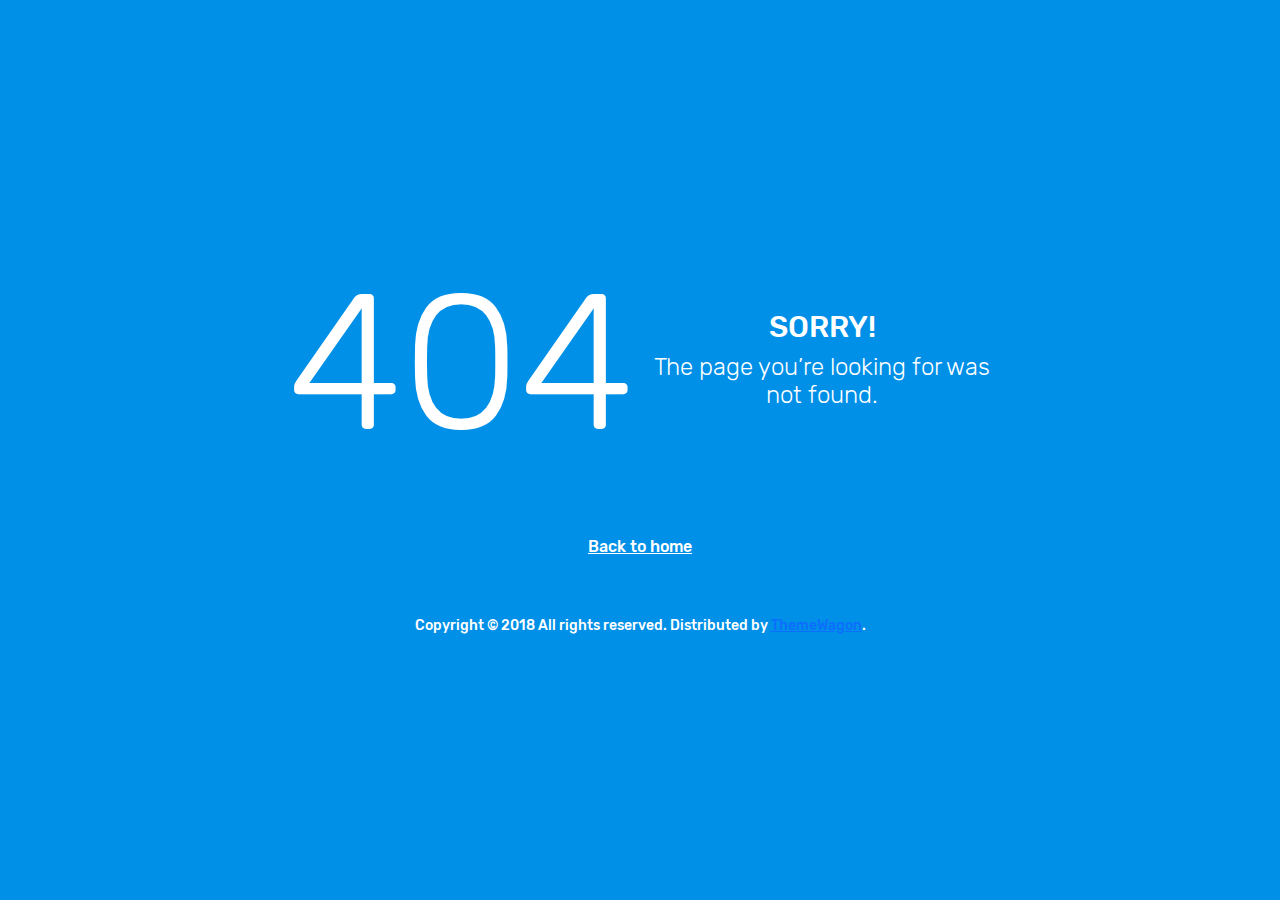
<file: pages/samples/error-404.html>
<!DOCTYPE html>
<html lang="en">
  <head>
    <!-- Required meta tags -->
    <meta charset="utf-8">
    <meta name="viewport" content="width=device-width, initial-scale=1, shrink-to-fit=no">
    <title>Corona Admin</title>
    <!-- plugins:css -->
    <link rel="stylesheet" href="../../assets/vendors/mdi/css/materialdesignicons.min.css">
    <link rel="stylesheet" href="../../assets/vendors/ti-icons/css/themify-icons.css">
    <link rel="stylesheet" href="../../assets/vendors/css/vendor.bundle.base.css">
    <link rel="stylesheet" href="../../assets/vendors/font-awesome/css/font-awesome.min.css">
    <!-- endinject -->
    <!-- Plugin css for this page -->
    <!-- End Plugin css for this page -->
    <!-- inject:css -->
    <!-- endinject -->
    <!-- Layout styles -->
    <link rel="stylesheet" href="../../assets/css/style.css">
    <!-- End layout styles -->
    <link rel="shortcut icon" href="../../assets/images/favicon.png" />
  </head>
  <body>
    <div class="container-scroller">
      <div class="container-fluid page-body-wrapper full-page-wrapper">
        <div class="content-wrapper d-flex align-items-center text-center error-page bg-primary">
          <div class="row flex-grow">
            <div class="col-lg-7 mx-auto text-white">
              <div class="row align-items-center d-flex flex-row">
                <div class="col-lg-6 text-lg-right pr-lg-4">
                  <h1 class="display-1 mb-0">404</h1>
                </div>
                <div class="col-lg-6 error-page-divider text-lg-left pl-lg-4">
                  <h2>SORRY!</h2>
                  <h3 class="font-weight-light">The page you’re looking for was not found.</h3>
                </div>
              </div>
              <div class="row mt-5">
                <div class="col-12 text-center mt-xl-2">
                  <a class="text-white font-weight-medium" href="../../index.html">Back to home</a>
                </div>
              </div>
              <div class="row mt-5">
                <div class="col-12 mt-xl-2">
                  <p class="text-white font-weight-medium text-center">Copyright &copy; 2018 All rights reserved. Distributed by <a href="https://themewagon.com/">ThemeWagon</a>.</p>
                </div>
              </div>
            </div>
          </div>
        </div>
        <!-- content-wrapper ends -->
      </div>
      <!-- page-body-wrapper ends -->
    </div>
    <!-- container-scroller -->
    <!-- plugins:js -->
    <script src="../../assets/vendors/js/vendor.bundle.base.js"></script>
    <!-- endinject -->
    <!-- Plugin js for this page -->
    <!-- End plugin js for this page -->
    <!-- inject:js -->
    <script src="../../assets/js/off-canvas.js"></script>
    <script src="../../assets/js/misc.js"></script>
    <script src="../../assets/js/settings.js"></script>
    <script src="../../assets/js/todolist.js"></script>
    <!-- endinject -->
  </body>
</html>
</file>
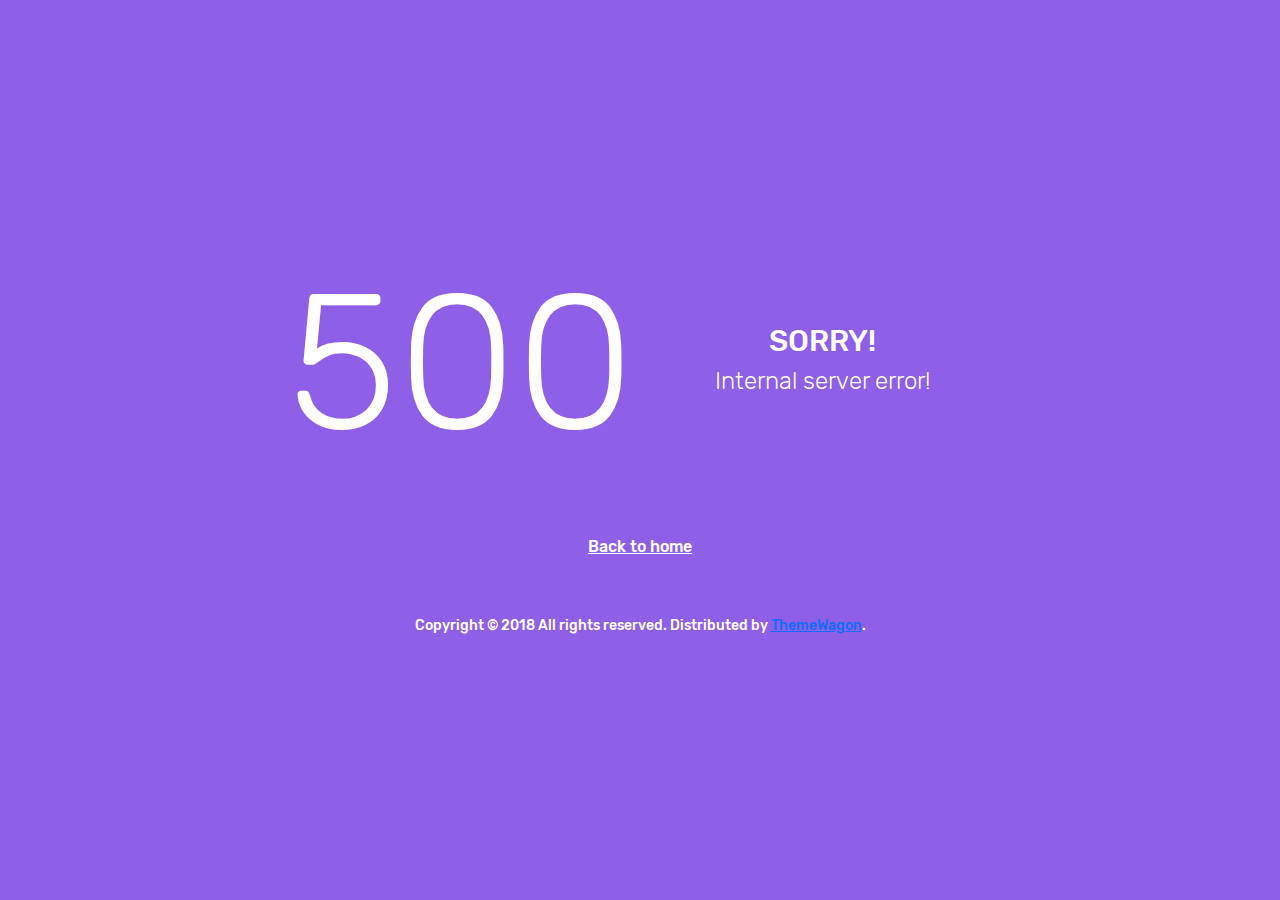
<file: pages/samples/error-500.html>
<!DOCTYPE html>
<html lang="en">
  <head>
    <!-- Required meta tags -->
    <meta charset="utf-8">
    <meta name="viewport" content="width=device-width, initial-scale=1, shrink-to-fit=no">
    <title>Corona Admin</title>
    <!-- plugins:css -->
    <link rel="stylesheet" href="../../assets/vendors/mdi/css/materialdesignicons.min.css">
    <link rel="stylesheet" href="../../assets/vendors/ti-icons/css/themify-icons.css">
    <link rel="stylesheet" href="../../assets/vendors/css/vendor.bundle.base.css">
    <link rel="stylesheet" href="../../assets/vendors/font-awesome/css/font-awesome.min.css">
    <!-- endinject -->
    <!-- Plugin css for this page -->
    <!-- End Plugin css for this page -->
    <!-- inject:css -->
    <!-- endinject -->
    <!-- Layout styles -->
    <link rel="stylesheet" href="../../assets/css/style.css">
    <!-- End layout styles -->
    <link rel="shortcut icon" href="../../assets/images/favicon.png" />
  </head>
  <body>
    <div class="container-scroller">
      <div class="container-fluid page-body-wrapper full-page-wrapper">
        <div class="content-wrapper d-flex align-items-center text-center error-page bg-info">
          <div class="row flex-grow">
            <div class="col-lg-7 mx-auto text-white">
              <div class="row align-items-center d-flex flex-row">
                <div class="col-lg-6 text-lg-right pr-lg-4">
                  <h1 class="display-1 mb-0">500</h1>
                </div>
                <div class="col-lg-6 error-page-divider text-lg-left pl-lg-4">
                  <h2>SORRY!</h2>
                  <h3 class="font-weight-light">Internal server error!</h3>
                </div>
              </div>
              <div class="row mt-5">
                <div class="col-12 text-center mt-xl-2">
                  <a class="text-white font-weight-medium" href="../../index.html">Back to home</a>
                </div>
              </div>
              <div class="row mt-5">
                <div class="col-12 mt-xl-2">
                  <p class="text-white font-weight-medium text-center">Copyright &copy; 2018 All rights reserved. Distributed by <a href="https://themewagon.com/">ThemeWagon</a>.</p>
                </div>
              </div>
            </div>
          </div>
        </div>
        <!-- content-wrapper ends -->
      </div>
      <!-- page-body-wrapper ends -->
    </div>
    <!-- container-scroller -->
    <!-- plugins:js -->
    <script src="../../assets/vendors/js/vendor.bundle.base.js"></script>
    <!-- endinject -->
    <!-- Plugin js for this page -->
    <!-- End plugin js for this page -->
    <!-- inject:js -->
    <script src="../../assets/js/off-canvas.js"></script>
    <script src="../../assets/js/misc.js"></script>
    <script src="../../assets/js/settings.js"></script>
    <script src="../../assets/js/todolist.js"></script>
    <!-- endinject -->
  </body>
</html>
</file>
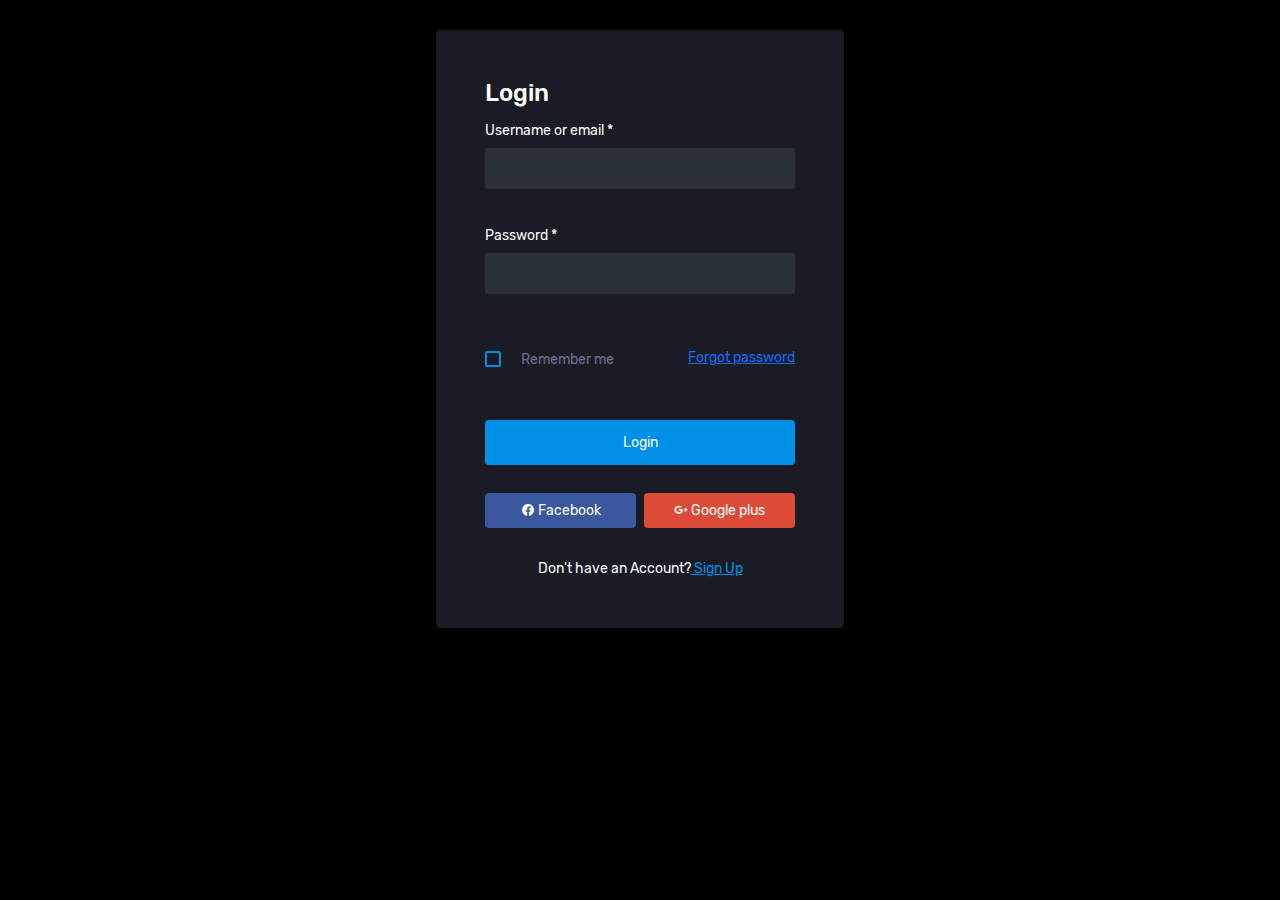
<file: pages/samples/login.html>
<!DOCTYPE html>
<html lang="en">
  <head>
    <meta charset="utf-8">
    <meta name="viewport" content="width=device-width, initial-scale=1, shrink-to-fit=no">
    <title>Corona Admin</title>
    <link rel="stylesheet" href="../../assets/vendors/mdi/css/materialdesignicons.min.css">
    <link rel="stylesheet" href="../../assets/vendors/ti-icons/css/themify-icons.css">
    <link rel="stylesheet" href="../../assets/vendors/css/vendor.bundle.base.css">
    <link rel="stylesheet" href="../../assets/vendors/font-awesome/css/font-awesome.min.css">
    <link rel="stylesheet" href="../../assets/css/style.css">
    <link rel="shortcut icon" href="../../assets/images/favicon.png" />
  </head>
  <body>
          <div class="content-wrapper full-page-wrapper d-flex align-items-center auth">
            <div class="card col-lg-4 mx-auto">
              <div class="card-body px-5 py-5">
                <h3 class="card-title text-start mb-3">Login</h3>
                <form>
                  <div class="form-group">
                    <label>Username or email *</label>
                    <input type="text" class="form-control p_input">
                  </div>
                  <div class="form-group">
                    <label>Password *</label>
                    <input type="text" class="form-control p_input">
                  </div>
                  <div class="form-group d-flex align-items-center justify-content-between">
                    <div class="form-check">
                      <label class="form-check-label">
                        <input type="checkbox" class="form-check-input"> Remember me </label>
                    </div>
                    <a href="#" class="forgot-pass">Forgot password</a>
                  </div>
                  <div class="text-center d-grid gap-2">
                    <button type="submit" class="btn btn-primary btn-block enter-btn">Login</button>
                  </div>
                  <div class="d-flex">
                    <button class="btn btn-facebook me-2 col">
                      <i class="mdi mdi-facebook"></i> Facebook </button>
                    <button class="btn btn-google col">
                      <i class="mdi mdi-google-plus"></i> Google plus </button>
                  </div>
                  <p class="sign-up">Don't have an Account?<a href="#"> Sign Up</a></p>
                </form>
              </div>
            </div>
          </div>
    <script src="../../assets/vendors/js/vendor.bundle.base.js"></script>
    <script src="../../assets/js/off-canvas.js"></script>
    <script src="../../assets/js/misc.js"></script>
    <script src="../../assets/js/settings.js"></script>
    <script src="../../assets/js/todolist.js"></script>
  </body>
</html>
</file>
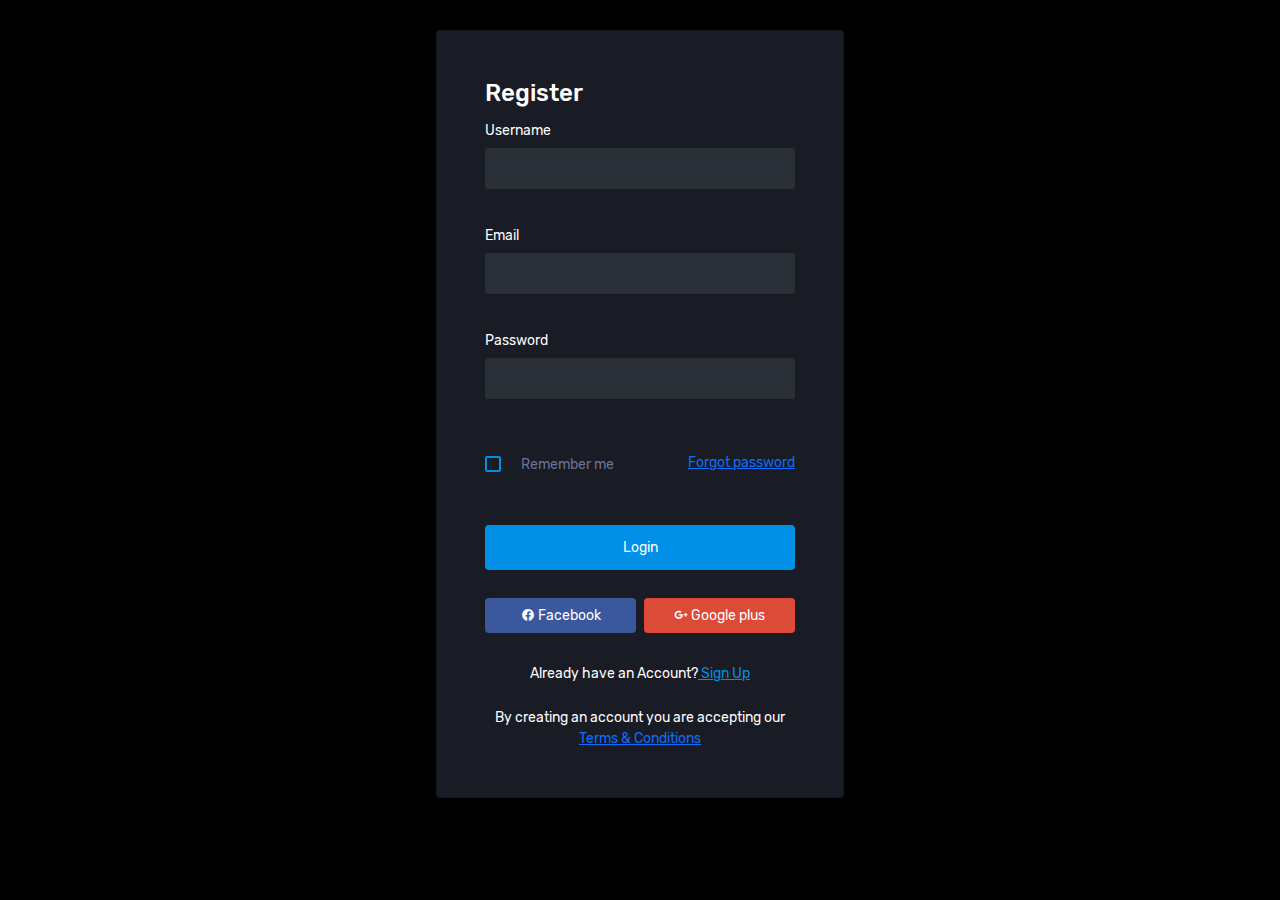
<file: pages/samples/register.html>
<!DOCTYPE html>
<html lang="en">
  <head>
    <meta charset="utf-8">
    <meta name="viewport" content="width=device-width, initial-scale=1, shrink-to-fit=no">
    <title>Corona Admin</title>
    <link rel="stylesheet" href="../../assets/vendors/mdi/css/materialdesignicons.min.css">
    <link rel="stylesheet" href="../../assets/vendors/ti-icons/css/themify-icons.css">
    <link rel="stylesheet" href="../../assets/vendors/css/vendor.bundle.base.css">
    <link rel="stylesheet" href="../../assets/vendors/font-awesome/css/font-awesome.min.css">
    <link rel="stylesheet" href="../../assets/css/style.css">
    <link rel="shortcut icon" href="../../assets/images/favicon.png" />
  </head>
  <body>
          <div class="content-wrapper full-page-wrapper d-flex align-items-center auth">
            <div class="card col-lg-4 mx-auto">
              <div class="card-body px-5 py-5">
                <h3 class="card-title text-start mb-3">Register</h3>
                <form>
                  <div class="form-group">
                    <label>Username</label>
                    <input type="text" class="form-control p_input">
                  </div>
                  <div class="form-group">
                    <label>Email</label>
                    <input type="email" class="form-control p_input">
                  </div>
                  <div class="form-group">
                    <label>Password</label>
                    <input type="password" class="form-control p_input">
                  </div>
                  <div class="form-group d-flex align-items-center justify-content-between">
                    <div class="form-check">
                      <label class="form-check-label">
                        <input type="checkbox" class="form-check-input"> Remember me </label>
                    </div>
                    <a href="#" class="forgot-pass">Forgot password</a>
                  </div>
                  <div class="text-center d-grid gap-2">
                    <button type="submit" class="btn btn-primary btn-block enter-btn">Login</button>
                  </div>
                  <div class="d-flex">
                    <button class="btn btn-facebook col me-2">
                      <i class="mdi mdi-facebook"></i> Facebook </button>
                    <button class="btn btn-google col">
                      <i class="mdi mdi-google-plus"></i> Google plus </button>
                  </div>
                  <p class="sign-up text-center">Already have an Account?<a href="#"> Sign Up</a></p>
                  <p class="terms">By creating an account you are accepting our<a href="#"> Terms & Conditions</a></p>
                </form>
              </div>
            </div>
          </div>
    <script src="../../assets/vendors/js/vendor.bundle.base.js"></script>
    <script src="../../assets/js/off-canvas.js"></script>
    <script src="../../assets/js/misc.js"></script>
    <script src="../../assets/js/settings.js"></script>
    <script src="../../assets/js/todolist.js"></script>
  </body>
</html>
</file>
<file: assets/vendors/ti-icons/css/themify-icons.css>
@font-face {
	font-family: 'themify';
	src:url('../fonts/themify.eot');
	src:url('../fonts/themify.eot?#iefix') format('embedded-opentype'),
		url('../fonts/themify.woff') format('woff'),
		url('../fonts/themify.ttf') format('truetype'),
		url('../fonts/themify.svg') format('svg');
	font-weight: normal;
	font-style: normal;
}

[class^="ti-"], [class*=" ti-"] {
	font-family: 'themify';
	speak: none;
	font-style: normal;
	font-weight: normal;
	font-variant: normal;
	text-transform: none;
	line-height: 1;

	/* Better Font Rendering =========== */
	-webkit-font-smoothing: antialiased;
	-moz-osx-font-smoothing: grayscale;
}

.ti-wand:before {
	content: "\e600";
}
.ti-volume:before {
	content: "\e601";
}
.ti-user:before {
	content: "\e602";
}
.ti-unlock:before {
	content: "\e603";
}
.ti-unlink:before {
	content: "\e604";
}
.ti-trash:before {
	content: "\e605";
}
.ti-thought:before {
	content: "\e606";
}
.ti-target:before {
	content: "\e607";
}
.ti-tag:before {
	content: "\e608";
}
.ti-tablet:before {
	content: "\e609";
}
.ti-star:before {
	content: "\e60a";
}
.ti-spray:before {
	content: "\e60b";
}
.ti-signal:before {
	content: "\e60c";
}
.ti-shopping-cart:before {
	content: "\e60d";
}
.ti-shopping-cart-full:before {
	content: "\e60e";
}
.ti-settings:before {
	content: "\e60f";
}
.ti-search:before {
	content: "\e610";
}
.ti-zoom-in:before {
	content: "\e611";
}
.ti-zoom-out:before {
	content: "\e612";
}
.ti-cut:before {
	content: "\e613";
}
.ti-ruler:before {
	content: "\e614";
}
.ti-ruler-pencil:before {
	content: "\e615";
}
.ti-ruler-alt:before {
	content: "\e616";
}
.ti-bookmark:before {
	content: "\e617";
}
.ti-bookmark-alt:before {
	content: "\e618";
}
.ti-reload:before {
	content: "\e619";
}
.ti-plus:before {
	content: "\e61a";
}
.ti-pin:before {
	content: "\e61b";
}
.ti-pencil:before {
	content: "\e61c";
}
.ti-pencil-alt:before {
	content: "\e61d";
}
.ti-paint-roller:before {
	content: "\e61e";
}
.ti-paint-bucket:before {
	content: "\e61f";
}
.ti-na:before {
	content: "\e620";
}
.ti-mobile:before {
	content: "\e621";
}
.ti-minus:before {
	content: "\e622";
}
.ti-medall:before {
	content: "\e623";
}
.ti-medall-alt:before {
	content: "\e624";
}
.ti-marker:before {
	content: "\e625";
}
.ti-marker-alt:before {
	content: "\e626";
}
.ti-arrow-up:before {
	content: "\e627";
}
.ti-arrow-right:before {
	content: "\e628";
}
.ti-arrow-left:before {
	content: "\e629";
}
.ti-arrow-down:before {
	content: "\e62a";
}
.ti-lock:before {
	content: "\e62b";
}
.ti-location-arrow:before {
	content: "\e62c";
}
.ti-link:before {
	content: "\e62d";
}
.ti-layout:before {
	content: "\e62e";
}
.ti-layers:before {
	content: "\e62f";
}
.ti-layers-alt:before {
	content: "\e630";
}
.ti-key:before {
	content: "\e631";
}
.ti-import:before {
	content: "\e632";
}
.ti-image:before {
	content: "\e633";
}
.ti-heart:before {
	content: "\e634";
}
.ti-heart-broken:before {
	content: "\e635";
}
.ti-hand-stop:before {
	content: "\e636";
}
.ti-hand-open:before {
	content: "\e637";
}
.ti-hand-drag:before {
	content: "\e638";
}
.ti-folder:before {
	content: "\e639";
}
.ti-flag:before {
	content: "\e63a";
}
.ti-flag-alt:before {
	content: "\e63b";
}
.ti-flag-alt-2:before {
	content: "\e63c";
}
.ti-eye:before {
	content: "\e63d";
}
.ti-export:before {
	content: "\e63e";
}
.ti-exchange-vertical:before {
	content: "\e63f";
}
.ti-desktop:before {
	content: "\e640";
}
.ti-cup:before {
	content: "\e641";
}
.ti-crown:before {
	content: "\e642";
}
.ti-comments:before {
	content: "\e643";
}
.ti-comment:before {
	content: "\e644";
}
.ti-comment-alt:before {
	content: "\e645";
}
.ti-close:before {
	content: "\e646";
}
.ti-clip:before {
	content: "\e647";
}
.ti-angle-up:before {
	content: "\e648";
}
.ti-angle-right:before {
	content: "\e649";
}
.ti-angle-left:before {
	content: "\e64a";
}
.ti-angle-down:before {
	content: "\e64b";
}
.ti-check:before {
	content: "\e64c";
}
.ti-check-box:before {
	content: "\e64d";
}
.ti-camera:before {
	content: "\e64e";
}
.ti-announcement:before {
	content: "\e64f";
}
.ti-brush:before {
	content: "\e650";
}
.ti-briefcase:before {
	content: "\e651";
}
.ti-bolt:before {
	content: "\e652";
}
.ti-bolt-alt:before {
	content: "\e653";
}
.ti-blackboard:before {
	content: "\e654";
}
.ti-bag:before {
	content: "\e655";
}
.ti-move:before {
	content: "\e656";
}
.ti-arrows-vertical:before {
	content: "\e657";
}
.ti-arrows-horizontal:before {
	content: "\e658";
}
.ti-fullscreen:before {
	content: "\e659";
}
.ti-arrow-top-right:before {
	content: "\e65a";
}
.ti-arrow-top-left:before {
	content: "\e65b";
}
.ti-arrow-circle-up:before {
	content: "\e65c";
}
.ti-arrow-circle-right:before {
	content: "\e65d";
}
.ti-arrow-circle-left:before {
	content: "\e65e";
}
.ti-arrow-circle-down:before {
	content: "\e65f";
}
.ti-angle-double-up:before {
	content: "\e660";
}
.ti-angle-double-right:before {
	content: "\e661";
}
.ti-angle-double-left:before {
	content: "\e662";
}
.ti-angle-double-down:before {
	content: "\e663";
}
.ti-zip:before {
	content: "\e664";
}
.ti-world:before {
	content: "\e665";
}
.ti-wheelchair:before {
	content: "\e666";
}
.ti-view-list:before {
	content: "\e667";
}
.ti-view-list-alt:before {
	content: "\e668";
}
.ti-view-grid:before {
	content: "\e669";
}
.ti-uppercase:before {
	content: "\e66a";
}
.ti-upload:before {
	content: "\e66b";
}
.ti-underline:before {
	content: "\e66c";
}
.ti-truck:before {
	content: "\e66d";
}
.ti-timer:before {
	content: "\e66e";
}
.ti-ticket:before {
	content: "\e66f";
}
.ti-thumb-up:before {
	content: "\e670";
}
.ti-thumb-down:before {
	content: "\e671";
}
.ti-text:before {
	content: "\e672";
}
.ti-stats-up:before {
	content: "\e673";
}
.ti-stats-down:before {
	content: "\e674";
}
.ti-split-v:before {
	content: "\e675";
}
.ti-split-h:before {
	content: "\e676";
}
.ti-smallcap:before {
	content: "\e677";
}
.ti-shine:before {
	content: "\e678";
}
.ti-shift-right:before {
	content: "\e679";
}
.ti-shift-left:before {
	content: "\e67a";
}
.ti-shield:before {
	content: "\e67b";
}
.ti-notepad:before {
	content: "\e67c";
}
.ti-server:before {
	content: "\e67d";
}
.ti-quote-right:before {
	content: "\e67e";
}
.ti-quote-left:before {
	content: "\e67f";
}
.ti-pulse:before {
	content: "\e680";
}
.ti-printer:before {
	content: "\e681";
}
.ti-power-off:before {
	content: "\e682";
}
.ti-plug:before {
	content: "\e683";
}
.ti-pie-chart:before {
	content: "\e684";
}
.ti-paragraph:before {
	content: "\e685";
}
.ti-panel:before {
	content: "\e686";
}
.ti-package:before {
	content: "\e687";
}
.ti-music:before {
	content: "\e688";
}
.ti-music-alt:before {
	content: "\e689";
}
.ti-mouse:before {
	content: "\e68a";
}
.ti-mouse-alt:before {
	content: "\e68b";
}
.ti-money:before {
	content: "\e68c";
}
.ti-microphone:before {
	content: "\e68d";
}
.ti-menu:before {
	content: "\e68e";
}
.ti-menu-alt:before {
	content: "\e68f";
}
.ti-map:before {
	content: "\e690";
}
.ti-map-alt:before {
	content: "\e691";
}
.ti-loop:before {
	content: "\e692";
}
.ti-location-pin:before {
	content: "\e693";
}
.ti-list:before {
	content: "\e694";
}
.ti-light-bulb:before {
	content: "\e695";
}
.ti-Italic:before {
	content: "\e696";
}
.ti-info:before {
	content: "\e697";
}
.ti-infinite:before {
	content: "\e698";
}
.ti-id-badge:before {
	content: "\e699";
}
.ti-hummer:before {
	content: "\e69a";
}
.ti-home:before {
	content: "\e69b";
}
.ti-help:before {
	content: "\e69c";
}
.ti-headphone:before {
	content: "\e69d";
}
.ti-harddrives:before {
	content: "\e69e";
}
.ti-harddrive:before {
	content: "\e69f";
}
.ti-gift:before {
	content: "\e6a0";
}
.ti-game:before {
	content: "\e6a1";
}
.ti-filter:before {
	content: "\e6a2";
}
.ti-files:before {
	content: "\e6a3";
}
.ti-file:before {
	content: "\e6a4";
}
.ti-eraser:before {
	content: "\e6a5";
}
.ti-envelope:before {
	content: "\e6a6";
}
.ti-download:before {
	content: "\e6a7";
}
.ti-direction:before {
	content: "\e6a8";
}
.ti-direction-alt:before {
	content: "\e6a9";
}
.ti-dashboard:before {
	content: "\e6aa";
}
.ti-control-stop:before {
	content: "\e6ab";
}
.ti-control-shuffle:before {
	content: "\e6ac";
}
.ti-control-play:before {
	content: "\e6ad";
}
.ti-control-pause:before {
	content: "\e6ae";
}
.ti-control-forward:before {
	content: "\e6af";
}
.ti-control-backward:before {
	content: "\e6b0";
}
.ti-cloud:before {
	content: "\e6b1";
}
.ti-cloud-up:before {
	content: "\e6b2";
}
.ti-cloud-down:before {
	content: "\e6b3";
}
.ti-clipboard:before {
	content: "\e6b4";
}
.ti-car:before {
	content: "\e6b5";
}
.ti-calendar:before {
	content: "\e6b6";
}
.ti-book:before {
	content: "\e6b7";
}
.ti-bell:before {
	content: "\e6b8";
}
.ti-basketball:before {
	content: "\e6b9";
}
.ti-bar-chart:before {
	content: "\e6ba";
}
.ti-bar-chart-alt:before {
	content: "\e6bb";
}
.ti-back-right:before {
	content: "\e6bc";
}
.ti-back-left:before {
	content: "\e6bd";
}
.ti-arrows-corner:before {
	content: "\e6be";
}
.ti-archive:before {
	content: "\e6bf";
}
.ti-anchor:before {
	content: "\e6c0";
}
.ti-align-right:before {
	content: "\e6c1";
}
.ti-align-left:before {
	content: "\e6c2";
}
.ti-align-justify:before {
	content: "\e6c3";
}
.ti-align-center:before {
	content: "\e6c4";
}
.ti-alert:before {
	content: "\e6c5";
}
.ti-alarm-clock:before {
	content: "\e6c6";
}
.ti-agenda:before {
	content: "\e6c7";
}
.ti-write:before {
	content: "\e6c8";
}
.ti-window:before {
	content: "\e6c9";
}
.ti-widgetized:before {
	content: "\e6ca";
}
.ti-widget:before {
	content: "\e6cb";
}
.ti-widget-alt:before {
	content: "\e6cc";
}
.ti-wallet:before {
	content: "\e6cd";
}
.ti-video-clapper:before {
	content: "\e6ce";
}
.ti-video-camera:before {
	content: "\e6cf";
}
.ti-vector:before {
	content: "\e6d0";
}
.ti-themify-logo:before {
	content: "\e6d1";
}
.ti-themify-favicon:before {
	content: "\e6d2";
}
.ti-themify-favicon-alt:before {
	content: "\e6d3";
}
.ti-support:before {
	content: "\e6d4";
}
.ti-stamp:before {
	content: "\e6d5";
}
.ti-split-v-alt:before {
	content: "\e6d6";
}
.ti-slice:before {
	content: "\e6d7";
}
.ti-shortcode:before {
	content: "\e6d8";
}
.ti-shift-right-alt:before {
	content: "\e6d9";
}
.ti-shift-left-alt:before {
	content: "\e6da";
}
.ti-ruler-alt-2:before {
	content: "\e6db";
}
.ti-receipt:before {
	content: "\e6dc";
}
.ti-pin2:before {
	content: "\e6dd";
}
.ti-pin-alt:before {
	content: "\e6de";
}
.ti-pencil-alt2:before {
	content: "\e6df";
}
.ti-palette:before {
	content: "\e6e0";
}
.ti-more:before {
	content: "\e6e1";
}
.ti-more-alt:before {
	content: "\e6e2";
}
.ti-microphone-alt:before {
	content: "\e6e3";
}
.ti-magnet:before {
	content: "\e6e4";
}
.ti-line-double:before {
	content: "\e6e5";
}
.ti-line-dotted:before {
	content: "\e6e6";
}
.ti-line-dashed:before {
	content: "\e6e7";
}
.ti-layout-width-full:before {
	content: "\e6e8";
}
.ti-layout-width-default:before {
	content: "\e6e9";
}
.ti-layout-width-default-alt:before {
	content: "\e6ea";
}
.ti-layout-tab:before {
	content: "\e6eb";
}
.ti-layout-tab-window:before {
	content: "\e6ec";
}
.ti-layout-tab-v:before {
	content: "\e6ed";
}
.ti-layout-tab-min:before {
	content: "\e6ee";
}
.ti-layout-slider:before {
	content: "\e6ef";
}
.ti-layout-slider-alt:before {
	content: "\e6f0";
}
.ti-layout-sidebar-right:before {
	content: "\e6f1";
}
.ti-layout-sidebar-none:before {
	content: "\e6f2";
}
.ti-layout-sidebar-left:before {
	content: "\e6f3";
}
.ti-layout-placeholder:before {
	content: "\e6f4";
}
.ti-layout-menu:before {
	content: "\e6f5";
}
.ti-layout-menu-v:before {
	content: "\e6f6";
}
.ti-layout-menu-separated:before {
	content: "\e6f7";
}
.ti-layout-menu-full:before {
	content: "\e6f8";
}
.ti-layout-media-right-alt:before {
	content: "\e6f9";
}
.ti-layout-media-right:before {
	content: "\e6fa";
}
.ti-layout-media-overlay:before {
	content: "\e6fb";
}
.ti-layout-media-overlay-alt:before {
	content: "\e6fc";
}
.ti-layout-media-overlay-alt-2:before {
	content: "\e6fd";
}
.ti-layout-media-left-alt:before {
	content: "\e6fe";
}
.ti-layout-media-left:before {
	content: "\e6ff";
}
.ti-layout-media-center-alt:before {
	content: "\e700";
}
.ti-layout-media-center:before {
	content: "\e701";
}
.ti-layout-list-thumb:before {
	content: "\e702";
}
.ti-layout-list-thumb-alt:before {
	content: "\e703";
}
.ti-layout-list-post:before {
	content: "\e704";
}
.ti-layout-list-large-image:before {
	content: "\e705";
}
.ti-layout-line-solid:before {
	content: "\e706";
}
.ti-layout-grid4:before {
	content: "\e707";
}
.ti-layout-grid3:before {
	content: "\e708";
}
.ti-layout-grid2:before {
	content: "\e709";
}
.ti-layout-grid2-thumb:before {
	content: "\e70a";
}
.ti-layout-cta-right:before {
	content: "\e70b";
}
.ti-layout-cta-left:before {
	content: "\e70c";
}
.ti-layout-cta-center:before {
	content: "\e70d";
}
.ti-layout-cta-btn-right:before {
	content: "\e70e";
}
.ti-layout-cta-btn-left:before {
	content: "\e70f";
}
.ti-layout-column4:before {
	content: "\e710";
}
.ti-layout-column3:before {
	content: "\e711";
}
.ti-layout-column2:before {
	content: "\e712";
}
.ti-layout-accordion-separated:before {
	content: "\e713";
}
.ti-layout-accordion-merged:before {
	content: "\e714";
}
.ti-layout-accordion-list:before {
	content: "\e715";
}
.ti-ink-pen:before {
	content: "\e716";
}
.ti-info-alt:before {
	content: "\e717";
}
.ti-help-alt:before {
	content: "\e718";
}
.ti-headphone-alt:before {
	content: "\e719";
}
.ti-hand-point-up:before {
	content: "\e71a";
}
.ti-hand-point-right:before {
	content: "\e71b";
}
.ti-hand-point-left:before {
	content: "\e71c";
}
.ti-hand-point-down:before {
	content: "\e71d";
}
.ti-gallery:before {
	content: "\e71e";
}
.ti-face-smile:before {
	content: "\e71f";
}
.ti-face-sad:before {
	content: "\e720";
}
.ti-credit-card:before {
	content: "\e721";
}
.ti-control-skip-forward:before {
	content: "\e722";
}
.ti-control-skip-backward:before {
	content: "\e723";
}
.ti-control-record:before {
	content: "\e724";
}
.ti-control-eject:before {
	content: "\e725";
}
.ti-comments-smiley:before {
	content: "\e726";
}
.ti-brush-alt:before {
	content: "\e727";
}
.ti-youtube:before {
	content: "\e728";
}
.ti-vimeo:before {
	content: "\e729";
}
.ti-twitter:before {
	content: "\e72a";
}
.ti-time:before {
	content: "\e72b";
}
.ti-tumblr:before {
	content: "\e72c";
}
.ti-skype:before {
	content: "\e72d";
}
.ti-share:before {
	content: "\e72e";
}
.ti-share-alt:before {
	content: "\e72f";
}
.ti-rocket:before {
	content: "\e730";
}
.ti-pinterest:before {
	content: "\e731";
}
.ti-new-window:before {
	content: "\e732";
}
.ti-microsoft:before {
	content: "\e733";
}
.ti-list-ol:before {
	content: "\e734";
}
.ti-linkedin:before {
	content: "\e735";
}
.ti-layout-sidebar-2:before {
	content: "\e736";
}
.ti-layout-grid4-alt:before {
	content: "\e737";
}
.ti-layout-grid3-alt:before {
	content: "\e738";
}
.ti-layout-grid2-alt:before {
	content: "\e739";
}
.ti-layout-column4-alt:before {
	content: "\e73a";
}
.ti-layout-column3-alt:before {
	content: "\e73b";
}
.ti-layout-column2-alt:before {
	content: "\e73c";
}
.ti-instagram:before {
	content: "\e73d";
}
.ti-google:before {
	content: "\e73e";
}
.ti-github:before {
	content: "\e73f";
}
.ti-flickr:before {
	content: "\e740";
}
.ti-facebook:before {
	content: "\e741";
}
.ti-dropbox:before {
	content: "\e742";
}
.ti-dribbble:before {
	content: "\e743";
}
.ti-apple:before {
	content: "\e744";
}
.ti-android:before {
	content: "\e745";
}
.ti-save:before {
	content: "\e746";
}
.ti-save-alt:before {
	content: "\e747";
}
.ti-yahoo:before {
	content: "\e748";
}
.ti-wordpress:before {
	content: "\e749";
}
.ti-vimeo-alt:before {
	content: "\e74a";
}
.ti-twitter-alt:before {
	content: "\e74b";
}
.ti-tumblr-alt:before {
	content: "\e74c";
}
.ti-trello:before {
	content: "\e74d";
}
.ti-stack-overflow:before {
	content: "\e74e";
}
.ti-soundcloud:before {
	content: "\e74f";
}
.ti-sharethis:before {
	content: "\e750";
}
.ti-sharethis-alt:before {
	content: "\e751";
}
.ti-reddit:before {
	content: "\e752";
}
.ti-pinterest-alt:before {
	content: "\e753";
}
.ti-microsoft-alt:before {
	content: "\e754";
}
.ti-linux:before {
	content: "\e755";
}
.ti-jsfiddle:before {
	content: "\e756";
}
.ti-joomla:before {
	content: "\e757";
}
.ti-html5:before {
	content: "\e758";
}
.ti-flickr-alt:before {
	content: "\e759";
}
.ti-email:before {
	content: "\e75a";
}
.ti-drupal:before {
	content: "\e75b";
}
.ti-dropbox-alt:before {
	content: "\e75c";
}
.ti-css3:before {
	content: "\e75d";
}
.ti-rss:before {
	content: "\e75e";
}
.ti-rss-alt:before {
	content: "\e75f";
}
</file>
<file: assets/vendors/css/vendor.bundle.base.css>
/*
 * Container style
 */
.ps {
  overflow: hidden !important;
  overflow-anchor: none;
  -ms-overflow-style: none;
  touch-action: auto;
  -ms-touch-action: auto;
}

/*
 * Scrollbar rail styles
 */
.ps__rail-x {
  display: none;
  opacity: 0;
  transition: background-color .2s linear, opacity .2s linear;
  -webkit-transition: background-color .2s linear, opacity .2s linear;
  height: 15px;
  /* there must be 'bottom' or 'top' for ps__rail-x */
  bottom: 0px;
  /* please don't change 'position' */
  position: absolute;
}

.ps__rail-y {
  display: none;
  opacity: 0;
  transition: background-color .2s linear, opacity .2s linear;
  -webkit-transition: background-color .2s linear, opacity .2s linear;
  width: 15px;
  /* there must be 'right' or 'left' for ps__rail-y */
  right: 0;
  /* please don't change 'position' */
  position: absolute;
}

.ps--active-x > .ps__rail-x,
.ps--active-y > .ps__rail-y {
  display: block;
  background-color: transparent;
}

.ps:hover > .ps__rail-x,
.ps:hover > .ps__rail-y,
.ps--focus > .ps__rail-x,
.ps--focus > .ps__rail-y,
.ps--scrolling-x > .ps__rail-x,
.ps--scrolling-y > .ps__rail-y {
  opacity: 0.6;
}

.ps .ps__rail-x:hover,
.ps .ps__rail-y:hover,
.ps .ps__rail-x:focus,
.ps .ps__rail-y:focus,
.ps .ps__rail-x.ps--clicking,
.ps .ps__rail-y.ps--clicking {
  background-color: #eee;
  opacity: 0.9;
}

/*
 * Scrollbar thumb styles
 */
.ps__thumb-x {
  background-color: #aaa;
  border-radius: 6px;
  transition: background-color .2s linear, height .2s ease-in-out;
  -webkit-transition: background-color .2s linear, height .2s ease-in-out;
  height: 6px;
  /* there must be 'bottom' for ps__thumb-x */
  bottom: 2px;
  /* please don't change 'position' */
  position: absolute;
}

.ps__thumb-y {
  background-color: #aaa;
  border-radius: 6px;
  transition: background-color .2s linear, width .2s ease-in-out;
  -webkit-transition: background-color .2s linear, width .2s ease-in-out;
  width: 6px;
  /* there must be 'right' for ps__thumb-y */
  right: 2px;
  /* please don't change 'position' */
  position: absolute;
}

.ps__rail-x:hover > .ps__thumb-x,
.ps__rail-x:focus > .ps__thumb-x,
.ps__rail-x.ps--clicking .ps__thumb-x {
  background-color: #999;
  height: 11px;
}

.ps__rail-y:hover > .ps__thumb-y,
.ps__rail-y:focus > .ps__thumb-y,
.ps__rail-y.ps--clicking .ps__thumb-y {
  background-color: #999;
  width: 11px;
}

/* MS supports */
@supports (-ms-overflow-style: none) {
  .ps {
    overflow: auto !important;
  }
}

@media screen and (-ms-high-contrast: active), (-ms-high-contrast: none) {
  .ps {
    overflow: auto !important;
  }
}
</file>
